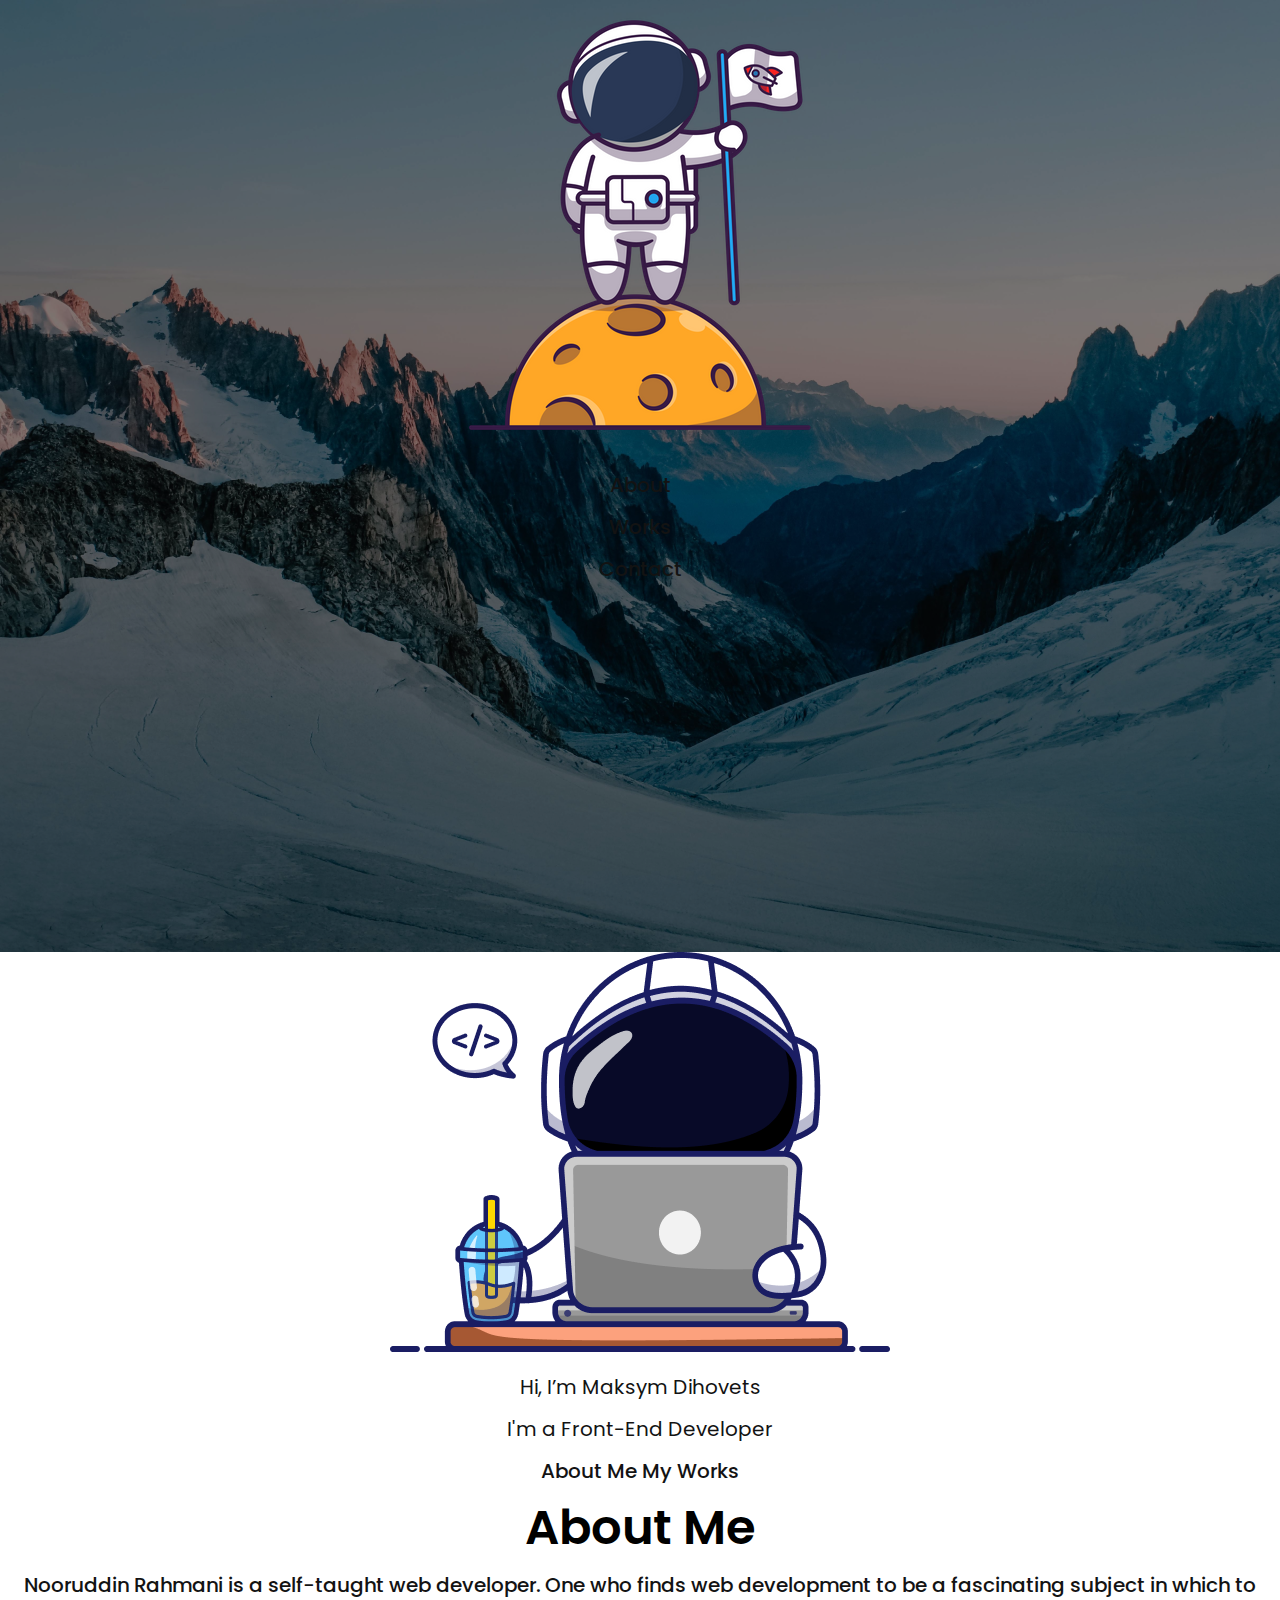
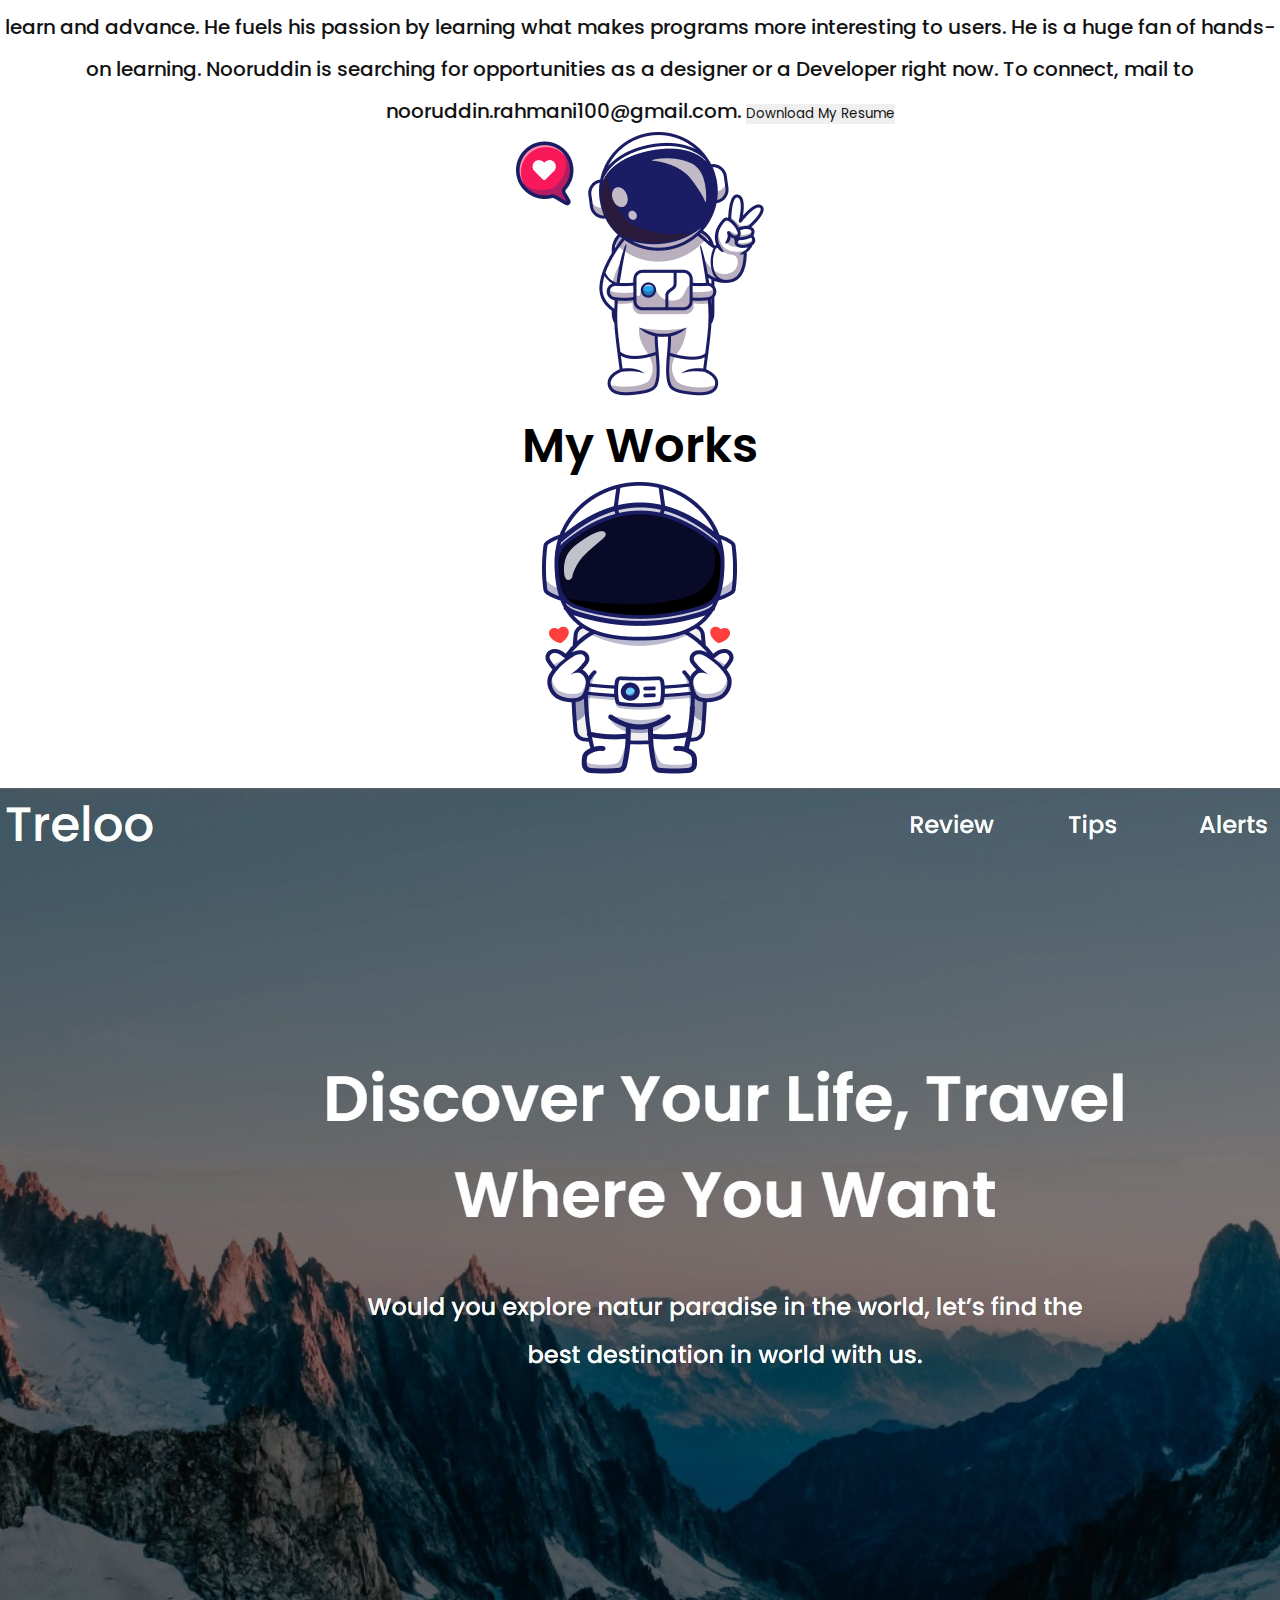
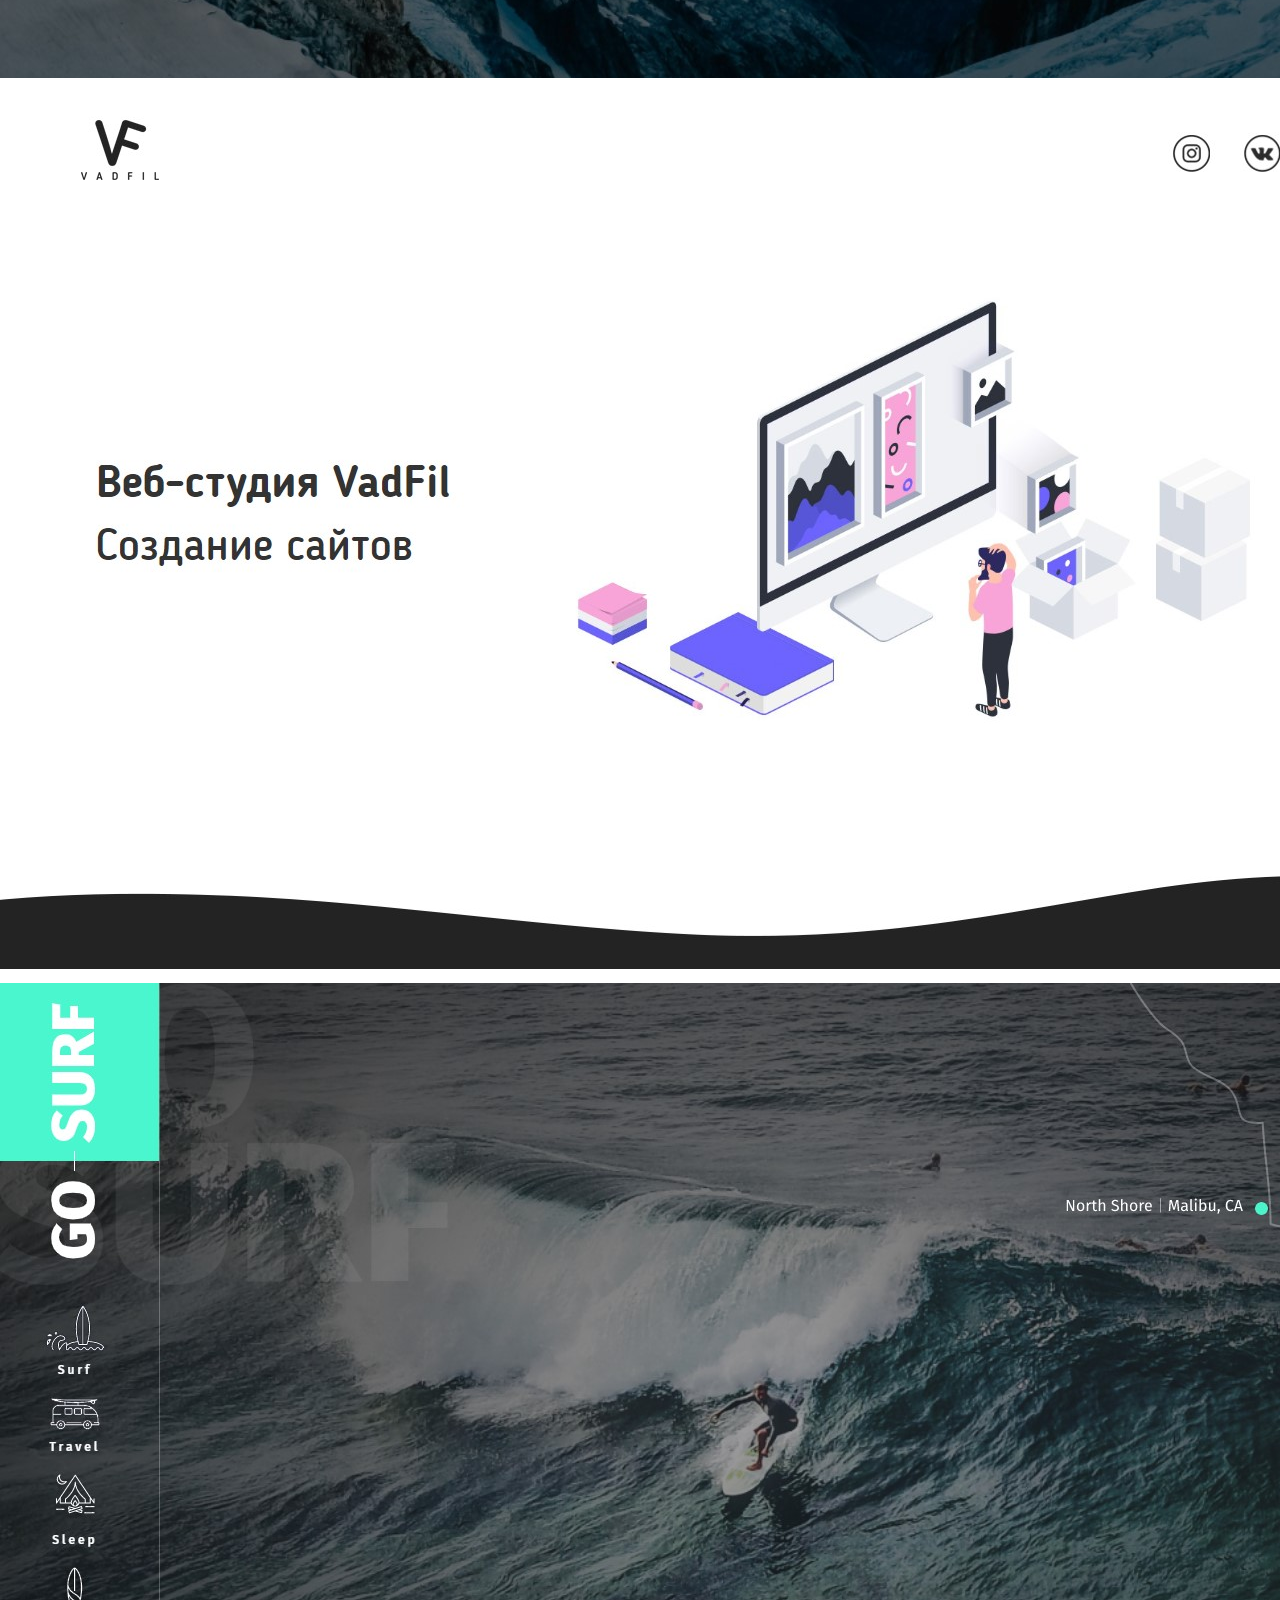
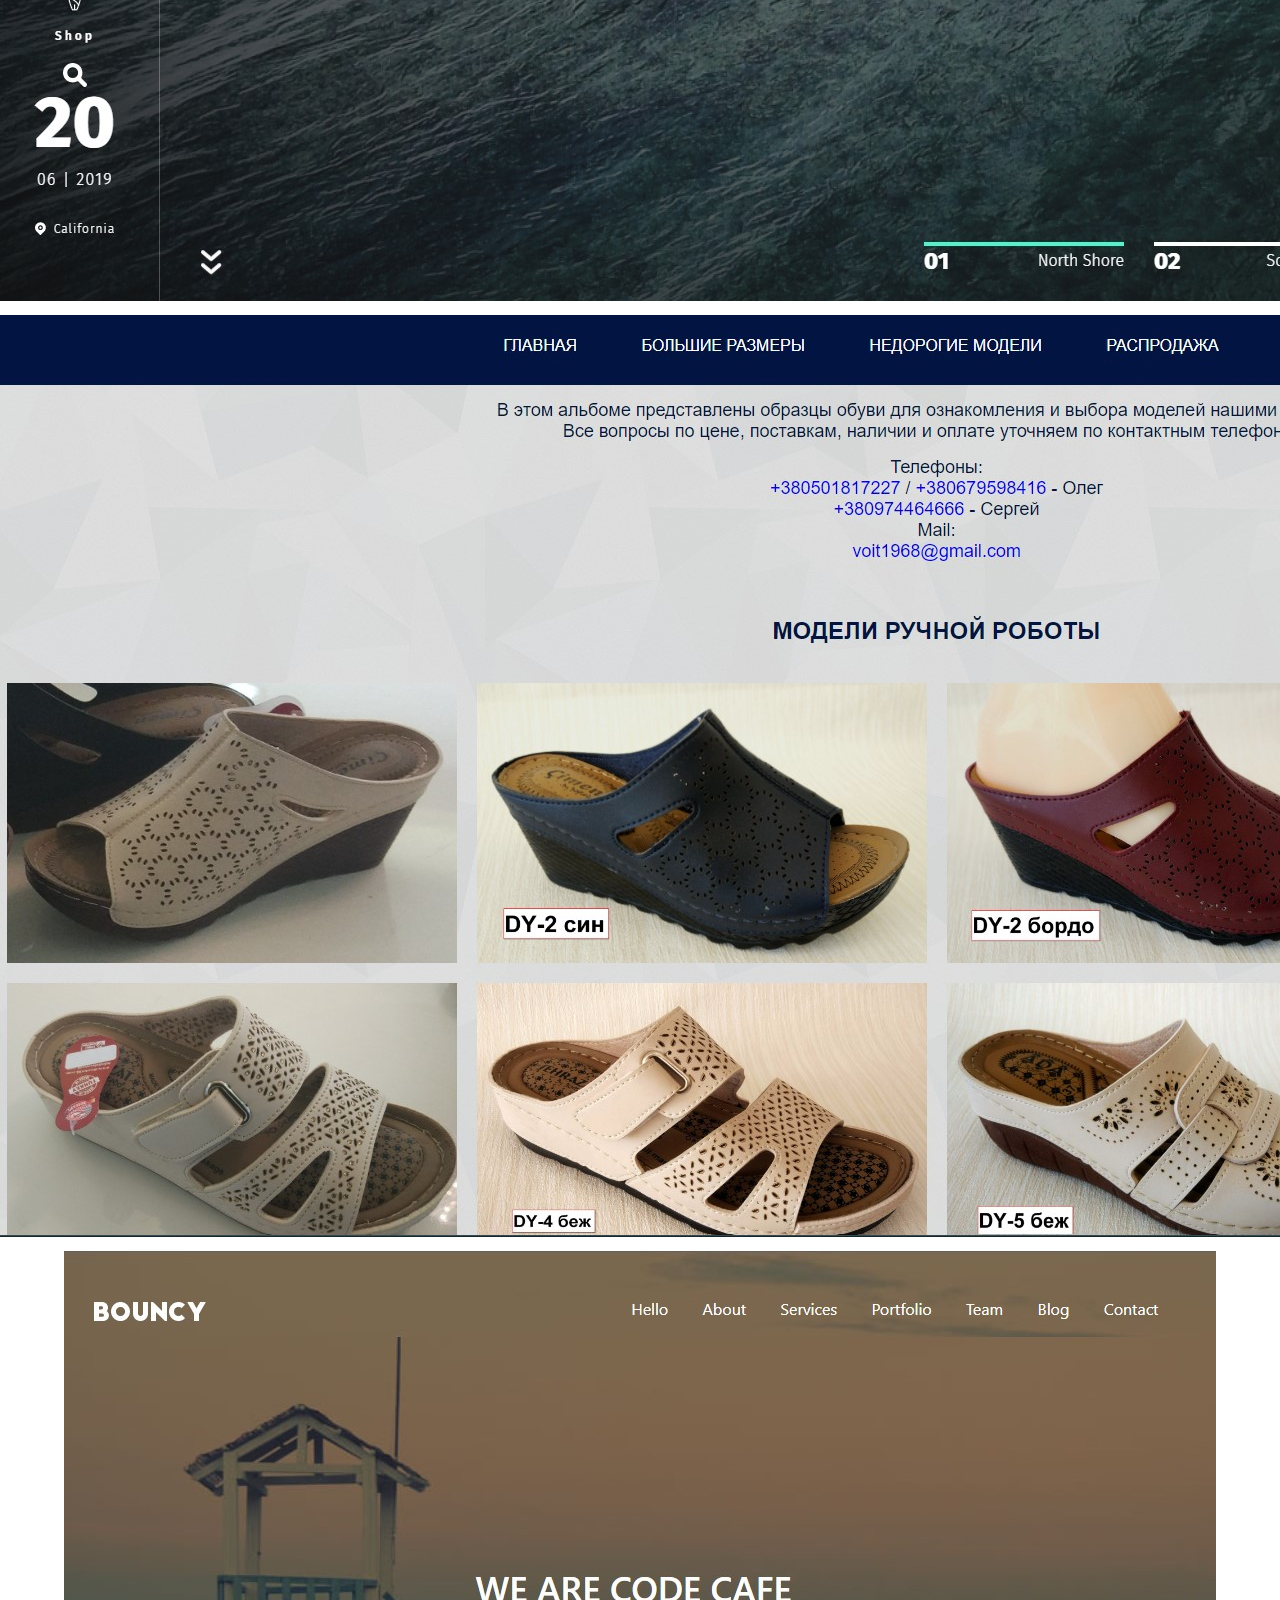
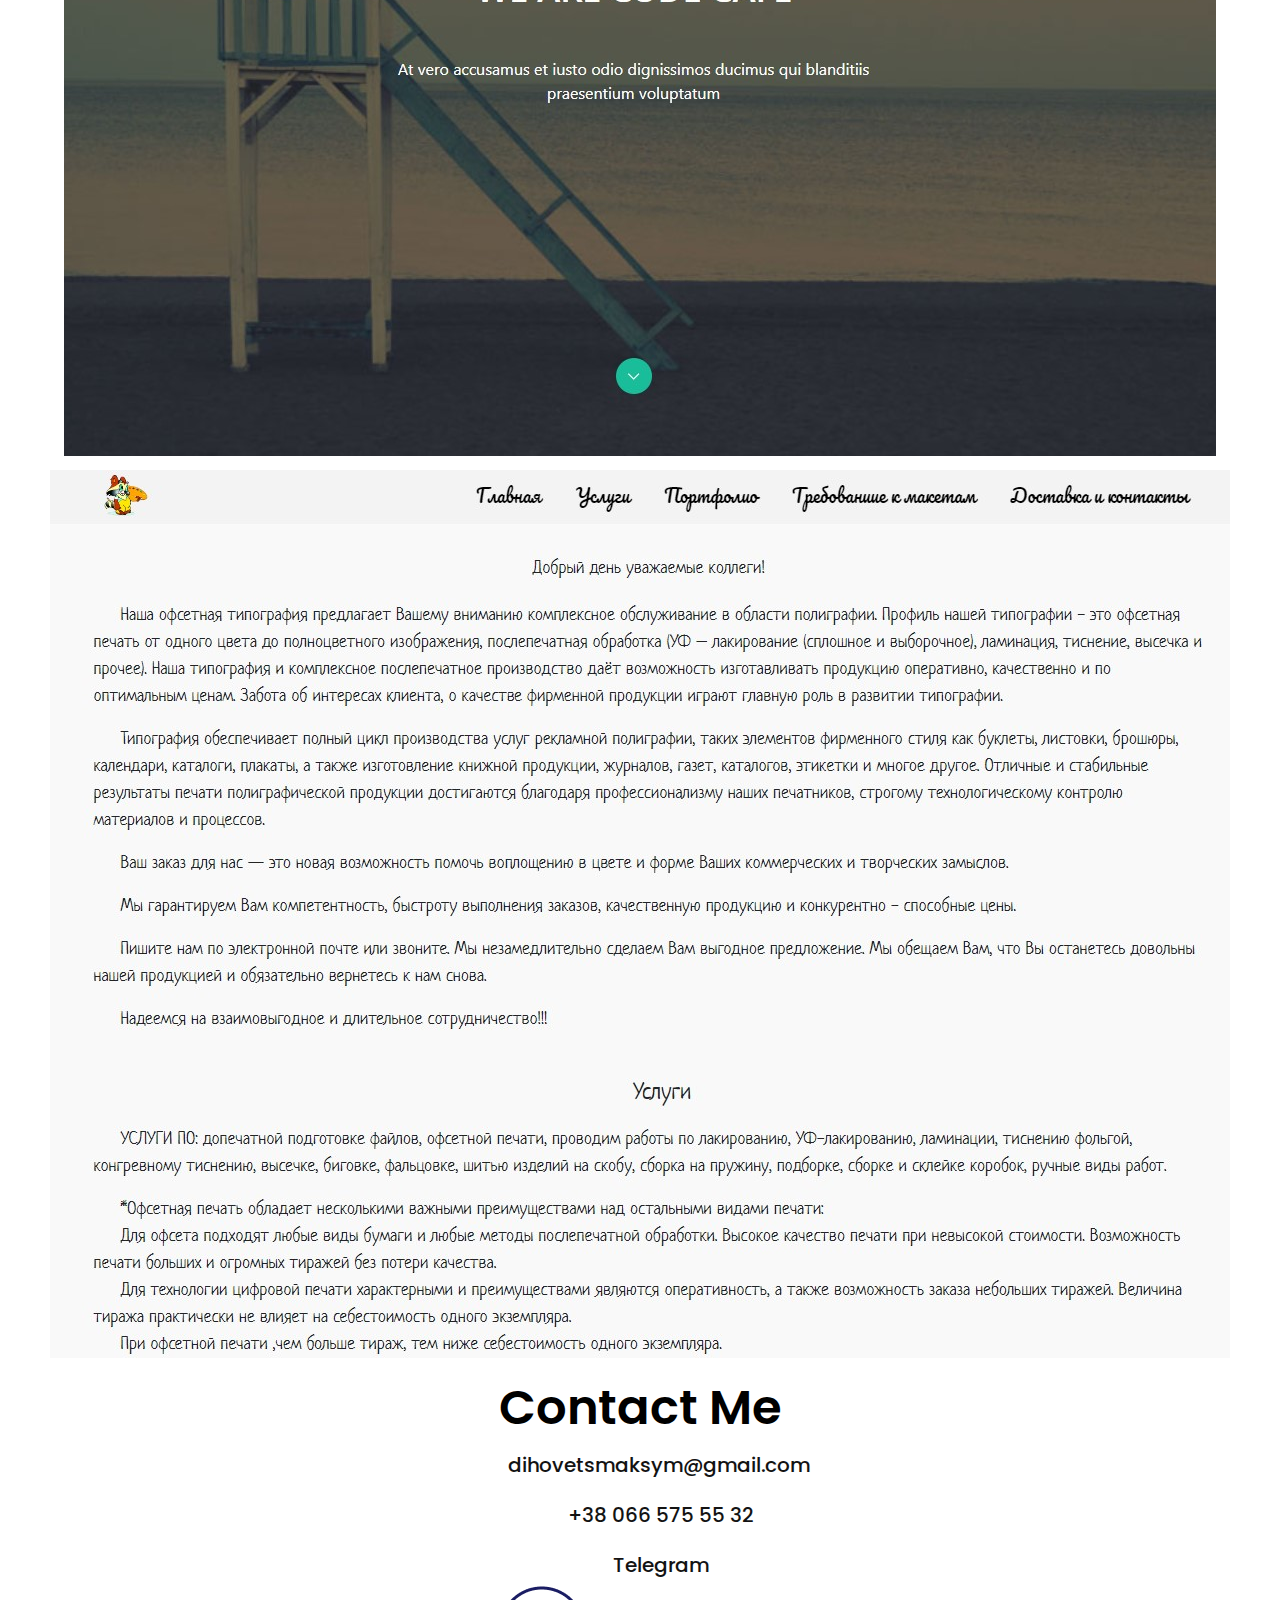
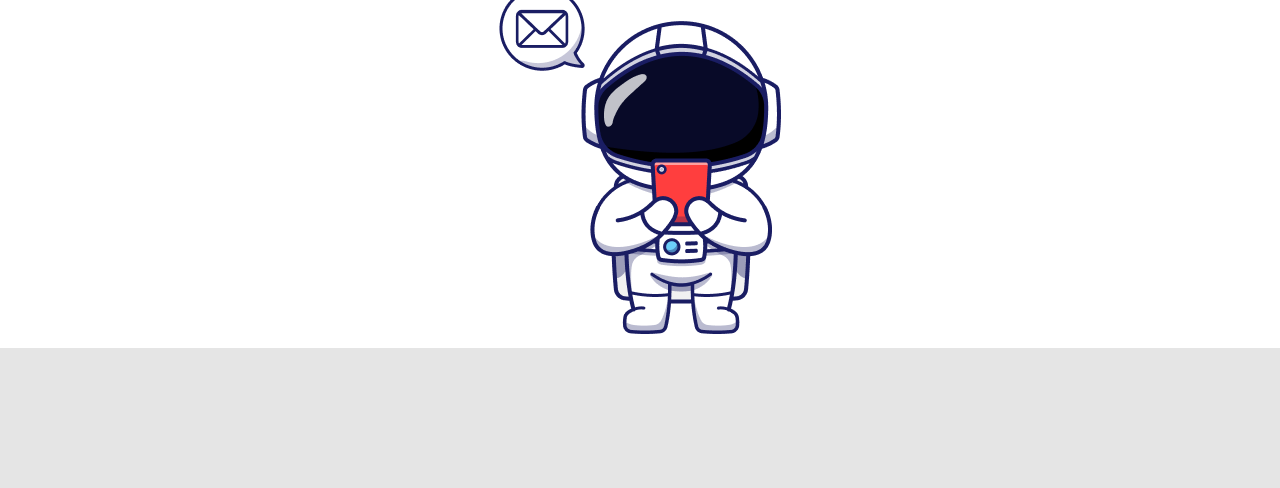
<file: index.html>
<!doctype html>
<html lang="en">
  <head>
  <meta charset="UTF-8">
  <meta http-equiv="X-UA-Compatible" content="IE=edge">
  <meta name="viewport" content="width=device-width,initial-scale=1">
  <link rel="stylesheet" href="css/style.min.css">
  <title>Portfolio</title>
</head>
  <body>
      <header class="header">
   <nav class="container menu" id="menu">
      <a class="logo" href="#"><img src="images/logo.webp" alt="logo"></a>
		<ul class="main-nav">
			<li><a class="main-nav__btn" href="#about">About</a></li>
			<li><a class="main-nav__btn" href="#works">Works</a></li>
			<li><a class="main-nav__btn" href="#contact">Contact</a></li>
		</ul>
	</nav>
</header>
      <section class="main">
	<div class="container">
		<div class="main__content">
			<!-- <a class="btn-pre">
				<img src="images/next.png" alt="image">
				Home
			</a> -->
			<img src="images/main-bg.png" alt="main-image">
			<!-- <a class="btn-next" href="about.html">
				<img src="images/next.png" alt="image">
				About Me
			</a> -->
		</div>
		<h1>Hi, I’m Maksym Dihovets</h1>
		<h3>I'm a Front-End Developer</h3>
		<div class="main__btn">
			<!-- <button type="button" class="btn main__btn-about" href="#about">About Me</button>
			<button type="button" class="btn main__btn-works" href="#works">My Works</button> -->
			<a class="btn main__btn-about" href="#about">About Me
			<a class="btn main__btn-works" href="#works">My Works</a>
		</a></div>
	</div>
</section>

      <section class="container about" id="about">
	<!-- <div class="container"> -->
		<div class="about__left">	
		<h2>About Me</h2>
		<span class="about__me">
			Nooruddin Rahmani is a self-taught web developer. One who finds web development to be a fascinating subject in which to learn and advance. He fuels his passion by learning what makes programs more interesting to users. He is a huge fan of hands-on learning.
			Nooruddin is searching for opportunities as a designer or a Developer right now. To connect, mail to nooruddin.rahmani100@gmail.com.
		</span>
		<button class="resume" type="button">Download My Resume</button>
		</div>
		<div class="about__right">
			<img src="images/astronaut.png" alt="image">
		</div>
	<!-- </div> -->
</section>
      <section class="container works" id="works">
	<div class="works__title">
		<h2>My Works</h2>
		<img src="images/astr-love.png" alt="image">
	</div>
	<div class="works__example">
		<a href="https://digovetsmaxim.github.io/travel_agency/" class="el works__example-1"><img src="images/travel_agency.jpg" alt="travel_agency-image"></a>
		<a href="https://digovetsmaxim.github.io/vadfil/" class="el works__example-2"><img src="images/vadfil.jpg" alt="vadfil-image"></a>
		<a href="https://digovetsmaxim.github.io/go_serf/" class="el works__example-3"><img src="images/go_serf.jpg" alt="go_sef-image"></a>
		<a href="https://digovetsmaxim.github.io/nazar/" class="el works__example-4"><img src="images/nazar.jpg" alt="nazar-image"></a>
		<a href="https://digovetsmaxim.github.io/bouncy/" class="el works__example-5"><img src="images/bouncy.jpg" alt="bouncy-image"></a>
		<a href="https://digovetsmaxim.github.io/typography/" class="el works__example-6"><img src="images/typography.jpg" alt="typography-image"></a>
	</div>
</section>
      <section class="container contact" id="contact">
	<div class="contact__me">
		<h2>Contact Me</h2>
		<div class="link contact__me-mail">
			<a href="mailto:dihovetsmaksym@gmail.com">
				<img src="images/mail.png" alt="image">
				dihovetsmaksym@gmail.com
			</a>
		</div>
		<div class="link contact__me-phone">
			<a href="tel:+380665755532">
				<img src="images/phone.png" alt="image">
				+38 066 575 55 32
			</a>
		</div>
		<div class="link contact__me-telegram">
			<a href="https://telegram.me/dihovets_maksym">
				<img src="images/telegram.png" alt="image">
				Telegram
			</a>
		</div>
	</div>
	<img class="astr-contact" src="images/astr-contact.png" alt="image">
</section>
      <footer class="footer">

</footer>
      
    <script src="js/app.min.js"></script>
  </body>
</html>
</file>
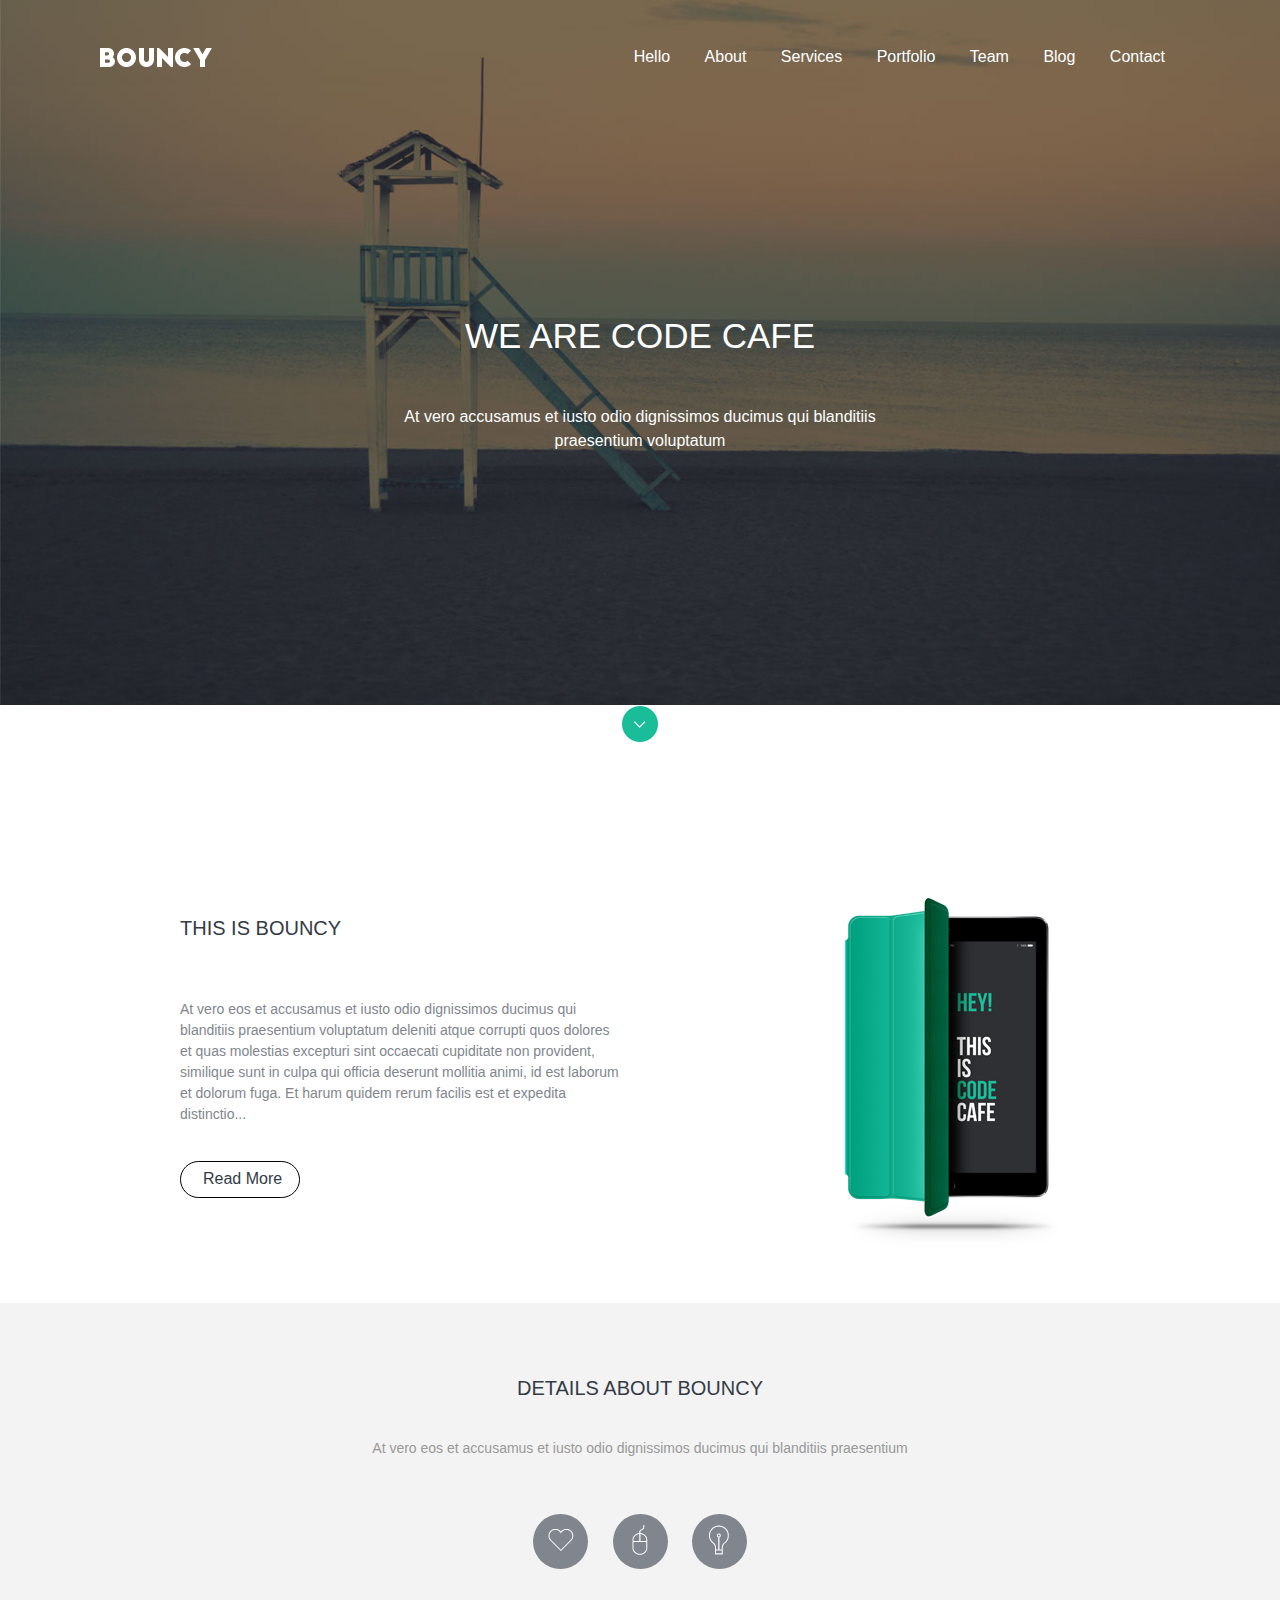
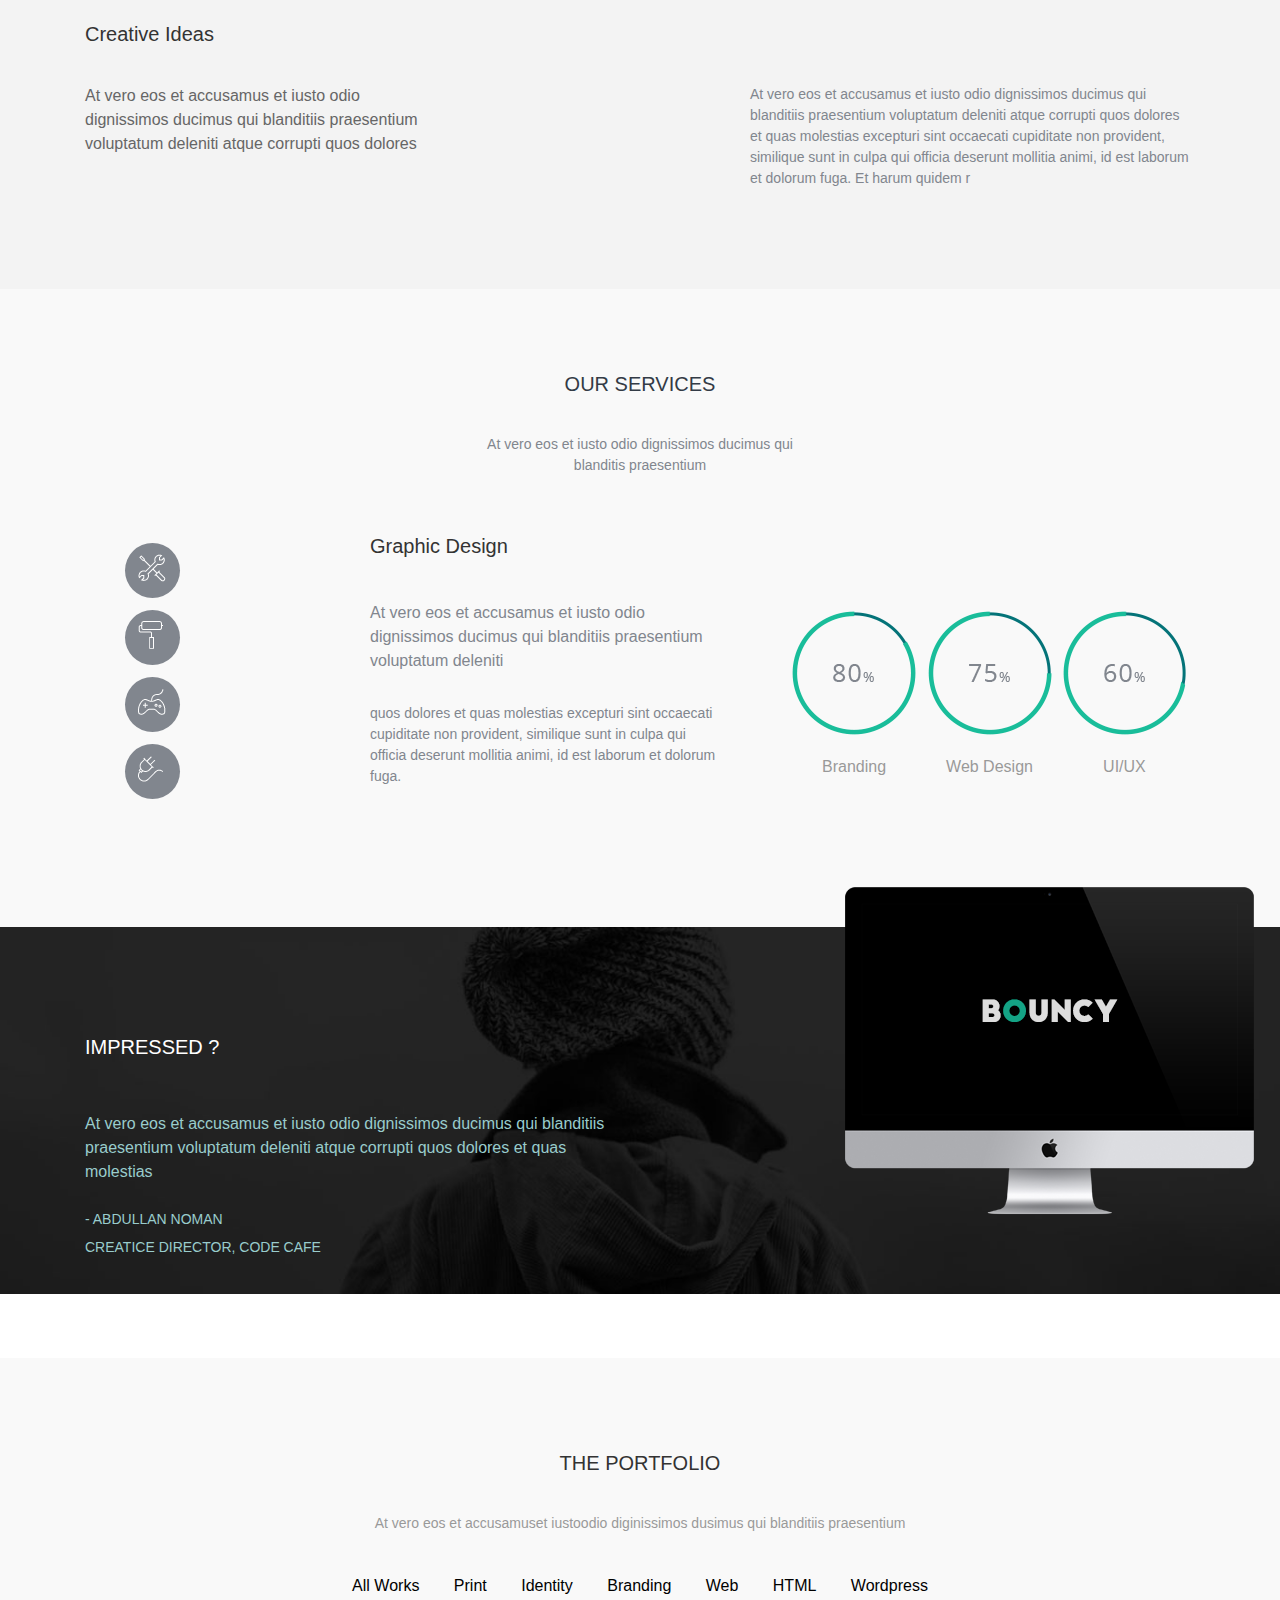
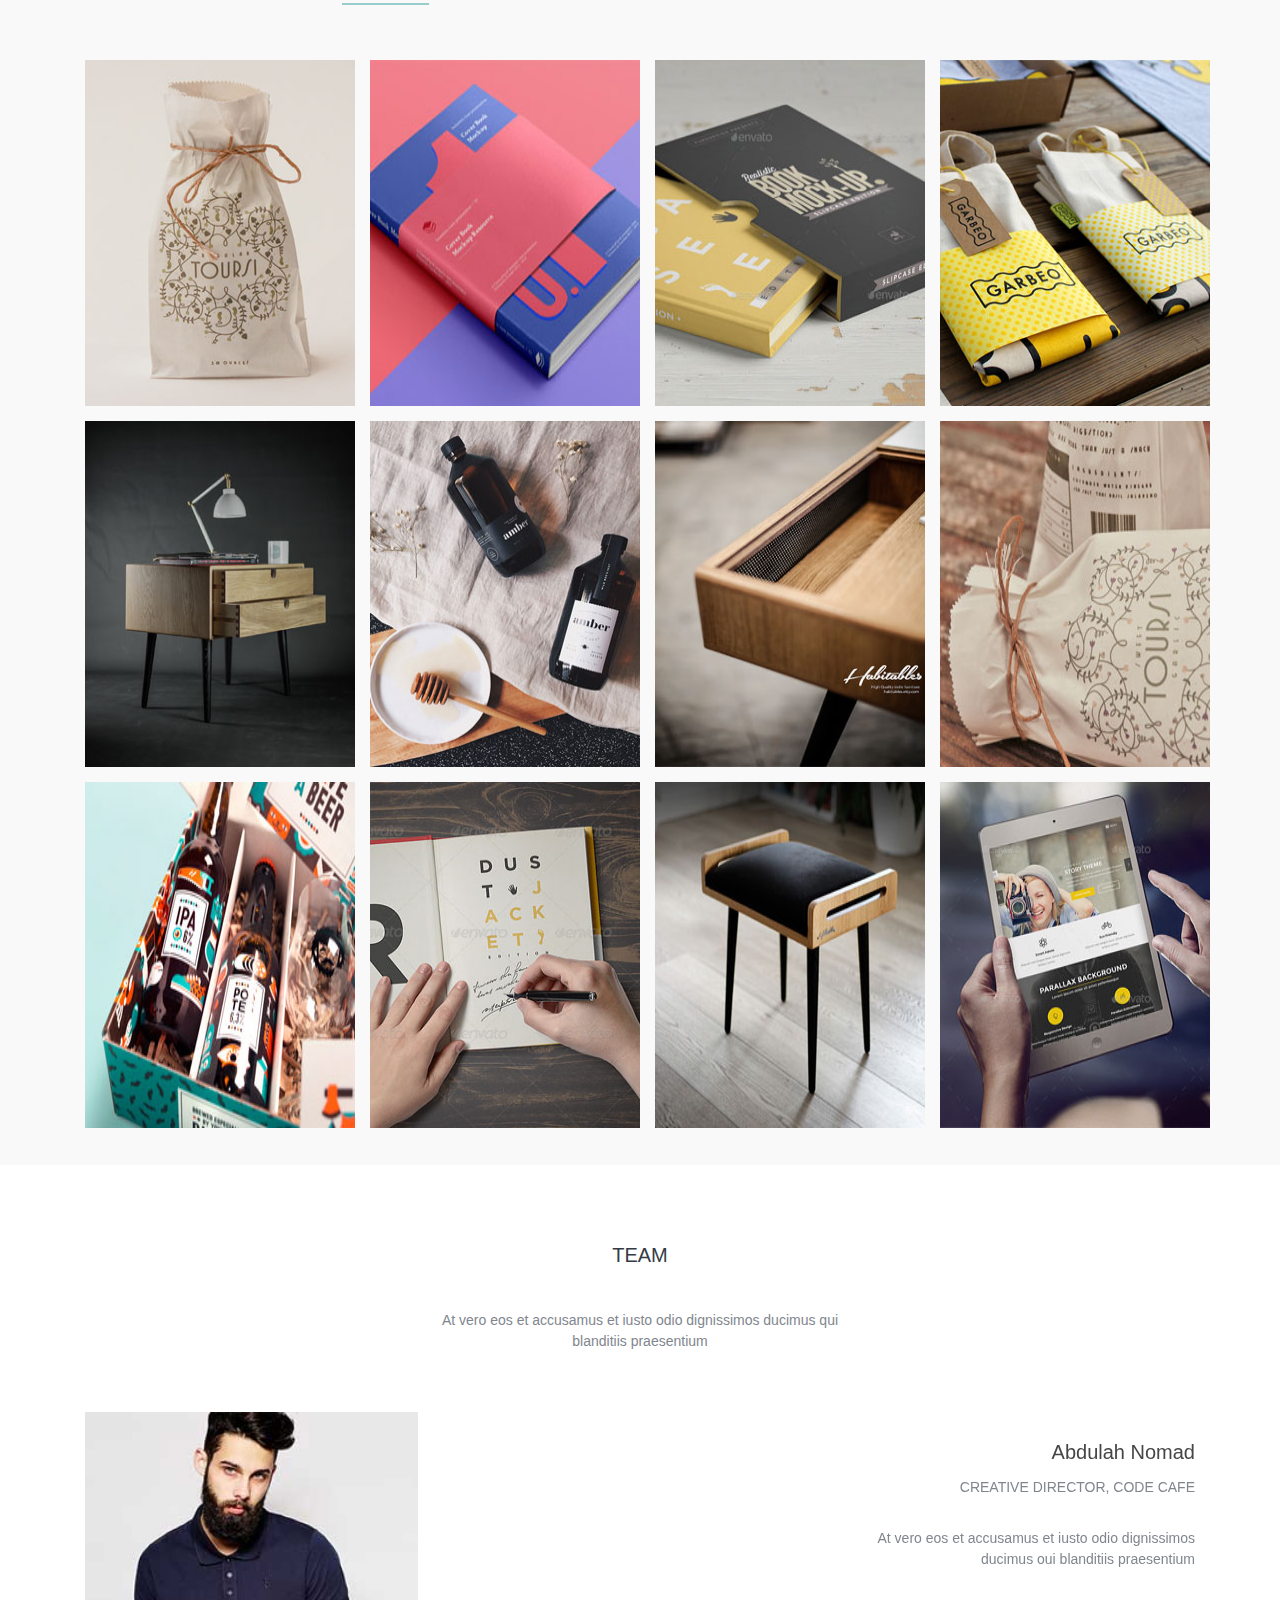
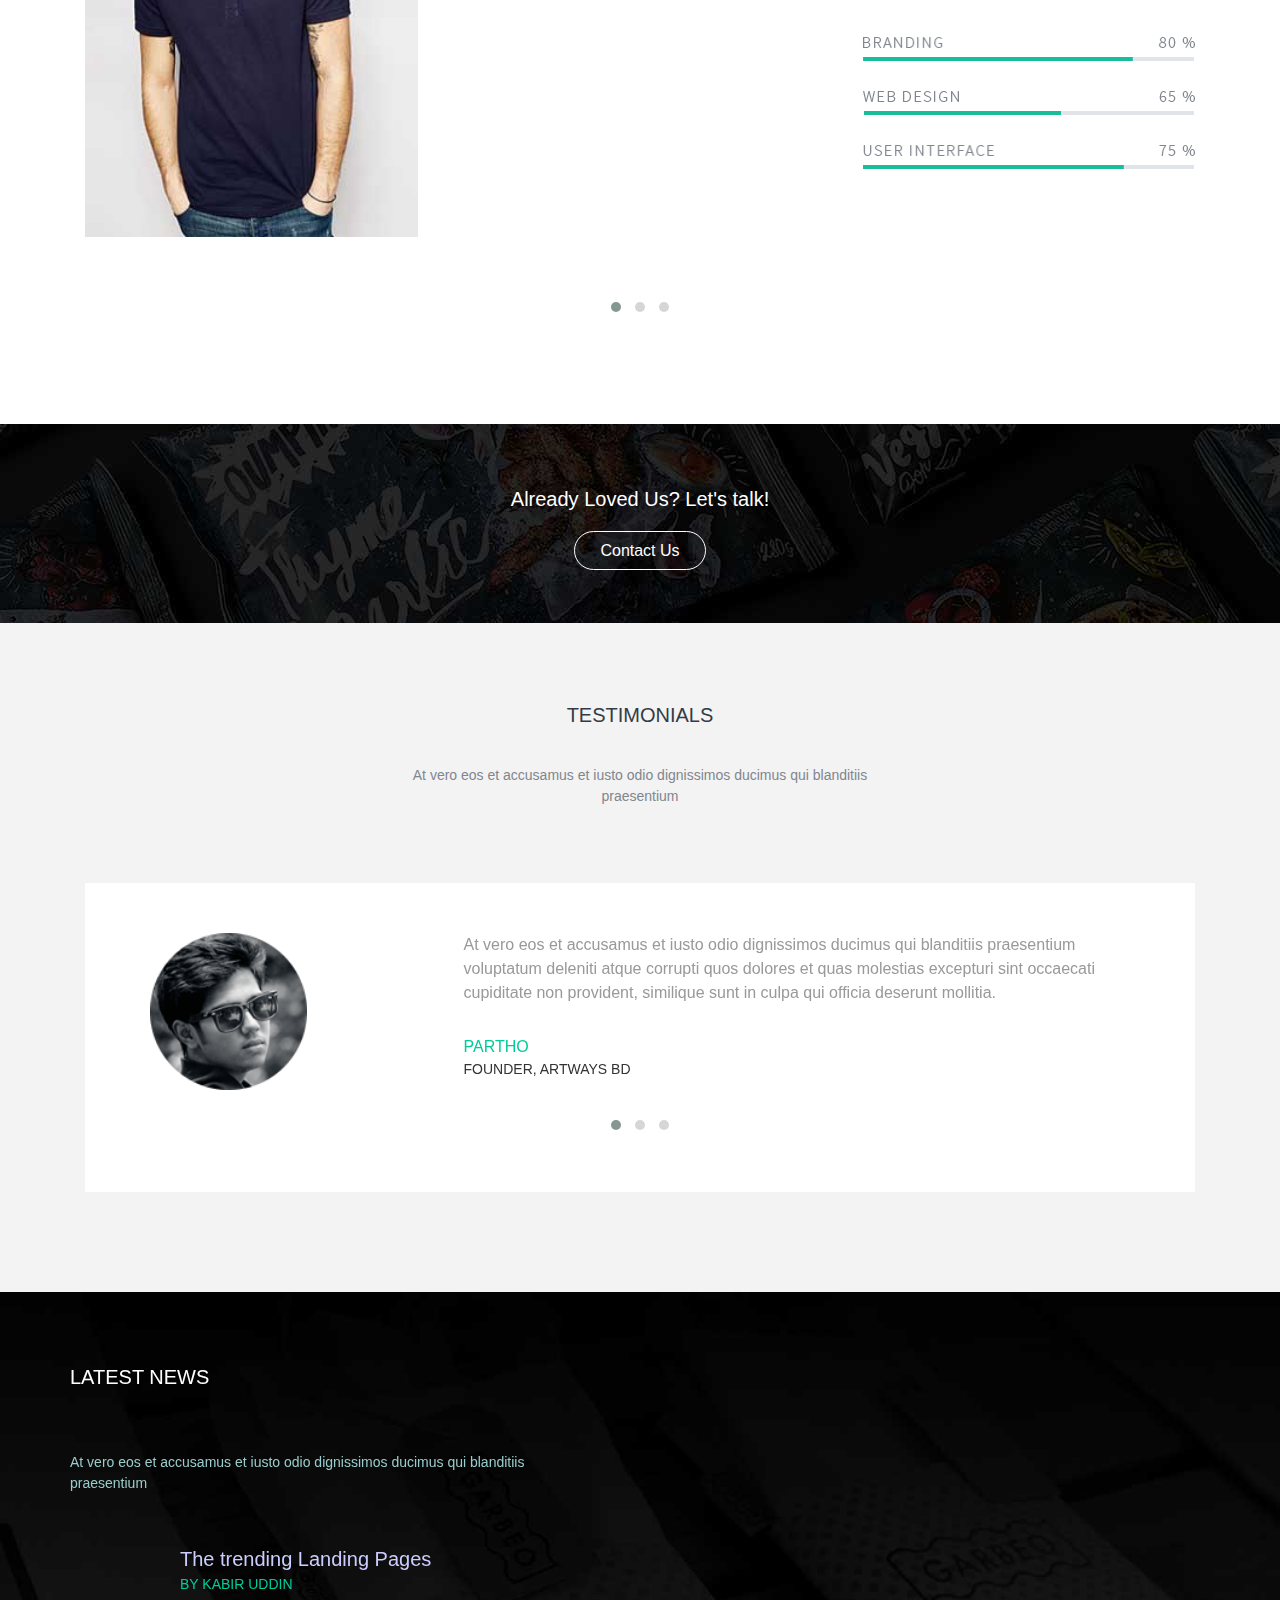
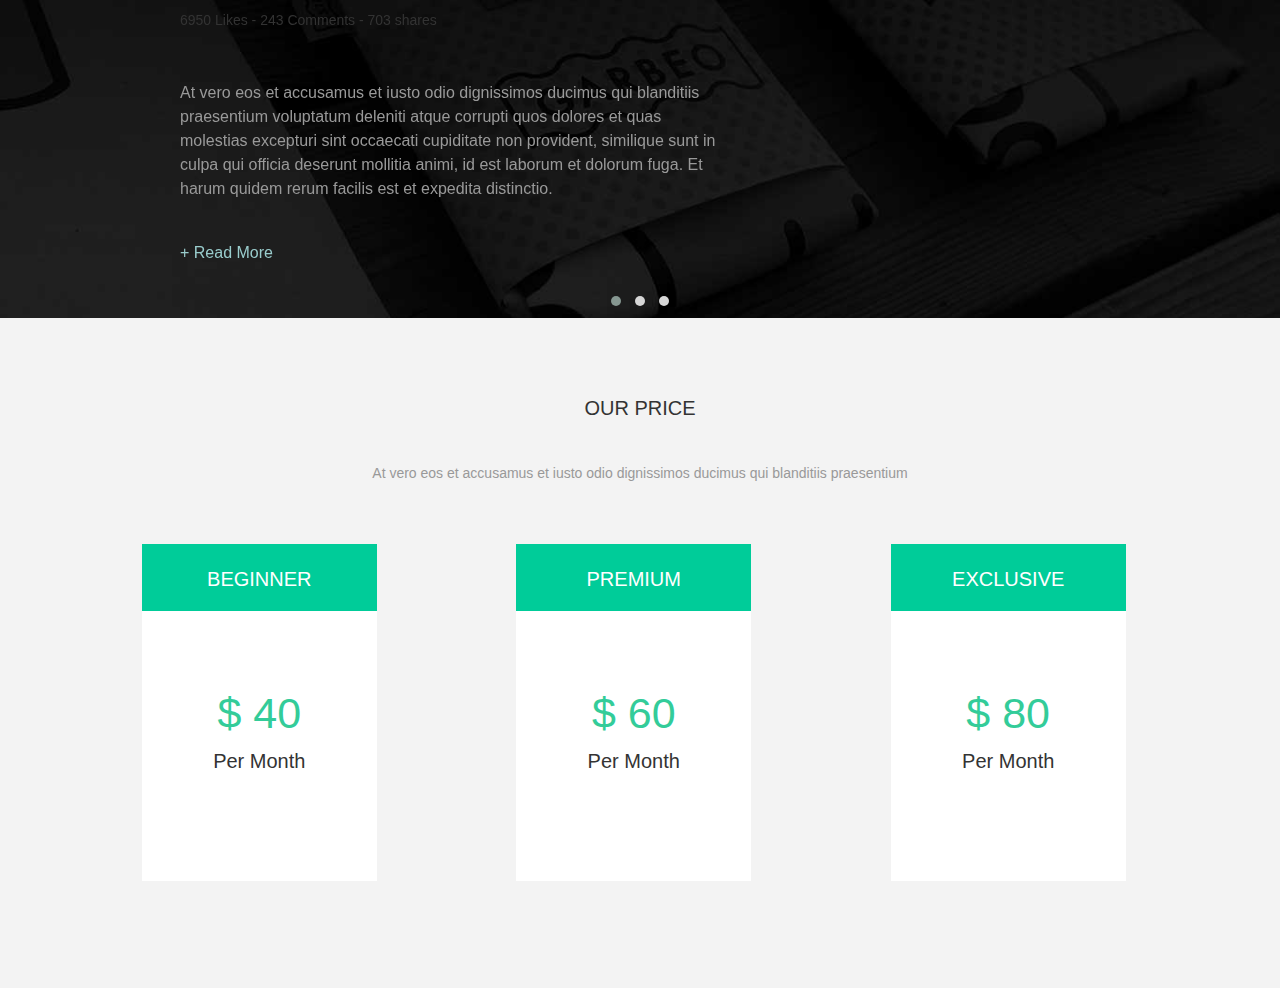
<file: files/bouncy/index.html>
<!DOCTYPE html>
<html lang="en">
<head>
	<meta charset="UTF-8">
	<meta name="viewport" content="width=device-width, initial-scale=1, shrink-to-fit=no">
	<title>BOUNCY</title>
	<link rel="stylesheet" href="https://stackpath.bootstrapcdn.com/bootstrap/4.3.1/css/bootstrap.min.css" integrity="sha384-ggOyR0iXCbMQv3Xipma34MD+dH/1fQ784/j6cY/iJTQUOhcWr7x9JvoRxT2MZw1T" crossorigin="anonymous">
	<link rel="stylesheet" href="css/owl.carousel.min.css">
	<link rel="stylesheet" href="css/owl.theme.default.min.css">
	<link rel="stylesheet" href="css/main.css">
	<link rel="stylesheet" href="css/media.css">
</head>
<body>


	<!-- 						HEADER						</!-->


	<header id="header">
		<div class="container">
			<div class="row">	
				<div class="col-md-12">	
					<div class="top_header">
						<div class="col-md-6">	
							<div class="logo">
								<a href="#">
									<img src="img/logo.png" alt="">
								</a>
							</div>
						</div>
						<div class="col-md-7 ml-auto">	
							<nav class="menu" id="menu">
								<ul>
									<li><a href="#hello">Hello</a></li>
									<li><a href="#about">About</a></li>
									<li><a href="#services">Services</a></li>
									<li><a href="#portfolio">Portfolio</a></li>
									<li><a href="#team">Team</a></li>
									<li><a href="#blog">Blog</a></li>
									<li><a href="#contact">Contact</a></li>
								</ul>
							</nav>
						</div>
					</div>
				</div>
			</div>
		</div>
	</header>


	<!--							WE							</!-->



	<section class="we">
		<div class="container">
			<div class="row">
				<div class="col-md-6 offset-md-3">	
					<h1 class="top_text">
						we are code cafe
					</h1>
					<p class="text">
						At vero accusamus et iusto odio dignissimos ducimus qui blanditiis praesentium voluptatum
					</p>
					<div class="btn" id="btn1">
						<img src="img/btn1.png" alt="">
					</div>
				</div>
			</div>
		</div>
	</section>


	<!-- 							BOUNCY				</!-->


	<section class="bouncy">
		<div class="container">
			<div class="row">
				<div class="col-md-5 offset-md-1">
					<p class="top_text">this is bouncy</p>
					<p class="text">
						At vero eos et accusamus et iusto odio dignissimos ducimus qui blanditiis praesentium voluptatum deleniti atque corrupti quos dolores et quas molestias excepturi sint occaecati cupiditate non provident, similique sunt in culpa qui officia deserunt mollitia animi, id est laborum et dolorum fuga. Et harum quidem rerum facilis est et expedita distinctio.<span id="dots">..</span><span id="more">Lorem ipsum dolor sit amet, consectetur adipisicing elit. Eaque facilis, atque reprehenderit rerum. Itaque, doloribus. Alias ut vero deleniti repellat excepturi a atque similique, pariatur rerum iste accusantium impedit ducimus!</span>
					</p>
					<div class="btn2" onclick="myFunction()" id="myBtn">Read More
					</div>
				</div>
				<div class="col-md-4 ml-auto">
					<img src="img/ipad.png" alt="">
				</div>
			</div>
		</div>
	</section>


	<!-- 						ABOUT						</!-->


	<section class="about">
		<div class="container">
			<div class="row">
				<div class="col-md-6 offset-md-3">
					<div class="top_text">details about bouncy</div>
					<div class="text">At vero eos et accusamus et iusto odio dignissimos ducimus qui blanditiis praesentium</div>	
					<div class="about_img" id="about_img">
						<a class="source source-1"><div class="circle"><img src="img/icon1.png" alt=""></div></a>
						<a class="source source-2"><div class="circle"><img src="img/icon2.png" alt=""></div></a>
						<a class="source source-3"><div class="circle"><img src="img/icon3.png" alt=""></div></a>
					</div>
				</div>
				<div class="col-md-4">
					<div class="target target-1">
						<div class="left_top_text">
							Creative Ideas
						</div>
						<div class="left_text">
							At vero eos et accusamus et iusto odio dignissimos ducimus qui blanditiis praesentium voluptatum deleniti atque corrupti quos dolores 
						</div>
					</div>
				</div>
				<div class="col-md-5 ml-auto">
					<div class="target target-1">
						<div class="right_text">
							At vero eos et accusamus et iusto odio dignissimos ducimus qui blanditiis praesentium voluptatum deleniti atque corrupti quos dolores et quas molestias excepturi sint occaecati cupiditate non provident, similique sunt in culpa qui officia deserunt mollitia animi, id est laborum et dolorum fuga. Et harum quidem r
						</div>
					</div>
				</div>
				<div class="col-md-4">
					<div class="target target-2">					
						<div class="left_top_text">
							Creative Ideas-2
						</div>
						<div class="left_text">
							Lorem ipsum dolor sit amet, consectetur adipisicing elit. Fuga a saepe eaque earum. Incidunt cumque, laboriosam ducimus animi id vitae eaque reprehenderit, soluta fugiat ad odit perferendis! Deleniti, dolor, distinctio.
						</div>
					</div>
				</div>
				<div class="col-md-5 ml-auto">
					<div class="target target-2">
						<div class="right_text">
							At vero eos et accusamus et iusto odio dignissimos ducimus qui blanditiis praesentium voluptatum deleniti atque corrupti quos dolores et quas molestias excepturi sint occaecati cupiditate non provident, similique sunt in culpa qui officia deserunt mollitia animi, id est laborum et dolorum fuga. Et harum quidem r
						</div>
					</div>
				</div>
				<div class="col-md-4">
					<div class="target target-3">
						<div class="left_top_text">
							Creative Ideas-3
						</div>
						<div class="left_text">
							At vero eos et accusamus et iusto odio dignissimos ducimus qui blanditiis praesentium voluptatum deleniti atque corrupti quos dolores 
						</div>
					</div>
				</div>
				<div class="col-md-5 ml-auto">
					<div class="target target-3">
						<div class="right_text">
							Lorem ipsum dolor sit amet, consectetur adipisicing elit. Ducimus eum, veritatis sit, sapiente animi obcaecati assumenda pariatur, mollitia provident fuga eos illum delectus alias tempore quos corporis odio accusamus eius.
						</div>
					</div>
				</div>
			</div>
		</div>
	</section>


	<!-- 						SERVICES						-->


	<section class="services">
		<div class="container">
			<div class="row">
				<div class="col-md-12">
					<div class="col-md-4 offset-md-4">
						<div class="top_text">our services</div>
						<div class="text">At vero eos et iusto odio dignissimos ducimus qui blanditis praesentium</div>
					</div>
				</div>
				<div class="col-md-1">
					<div class="services_img">
						<ul>
							<li><a><div class="circle"><img src="img/icon4.png" alt=""></div></a></li>
							<li><a><div class="circle"><img src="img/icon5.png" alt=""></div></a></li>
							<li><a><div class="circle"><img src="img/icon6.png" alt=""></div></a></li>
							<li><a><div class="circle"><img src="img/icon7.png" alt=""></div></a></li>
						</ul>
					</div>
				</div>
				<div class="col-md-4 ml-auto">

					<div class="top_text2">
						Graphic Design 
					</div>
					<div class="mid_text">
						At vero eos et accusamus et iusto odio dignissimos ducimus qui blanditiis praesentium voluptatum deleniti
					</div>
					<div class="text2">
						quos dolores et quas molestias excepturi sint occaecati cupiditate non provident, similique sunt in culpa qui officia deserunt mollitia animi, id est laborum et dolorum fuga. 
					</div>
				</div>
				
				<div class="col-md-5">
					
					<div class="picture">
						<ul>
							<li><img src="img/branding.png" alt="">
								<div class="text3">Branding</div>
							</li>
							<li><img src="img/web.png" alt="">
								<div class="text3">Web Design</div>
							</li>
							<li><img src="img/ui.png" alt="">
								<div class="text3">UI/UX</div>
							</li>
						</ul>
					</div>
				</div>



			</div>
		</div>
	</section>


	<!-- 							PC								-->


	<section class="pc">
		<div class="container">
			<div class="row">
				<div class="col-md-6">
					<div class="top_text">
						impressed ?
					</div>
					<div class="mid_text">
						At vero eos et accusamus et iusto odio dignissimos ducimus qui blanditiis praesentium voluptatum deleniti atque corrupti quos dolores et quas molestias
					</div>
					<div class="second_text">
						- abdullan noman
					</div>
					<div class="third_text">	
						creatice director, code cafe
					</div>
				</div>
				<div class="col-md-4 ml-auto">	
					<div class="photo_pc">
						<img src="img/pc.png" alt="">
					</div>
				</div>
			</div>
		</div>
	</section>


	<!-- 								PORTFOLIO				-->


	<section class="portfolio">
		<div class="container">
			<div class="top_text">
				the portfolio
			</div>
			<div class="text">
				At vero eos et accusamuset iustoodio diginissimos dusimus qui blanditiis praesentium
			</div>
			<div class="row my_wrapp">
				<div class="port_buttons col-md-12">
					<button data-filter="all">All Works</button>
					<button data-filter=".category-a">Print</button>
					<button data-filter=".category-b">Identity</button>
					<button data-filter=".category-c">Branding</button>
					<button data-filter=".category-d">Web</button>
					<button data-filter=".category-e">HTML</button>
					<button data-filter=".category-f">Wordpress</button>
				</div>
				
				<div class="col-md-3 col-sm-4 col-xs-6 mix category-a" data-order="1">
					<a href="#"><img src="img/p1.jpg" alt="">
						<div class="tools_description"><p class="top">title here</p> <span class="text">At vero eos et accusamus et iusto odio dignissimos ducimus qui blanditiis praesentium</span>
						</div>
					</a>
				</div>
				<div class="col-md-3 col-sm-4 col-xs-6 mix category-b" data-order="2">
					<a href="#"><img src="img/p2.jpg" alt="">
						<div class="tools_description"><p class="top">title here</p> <span class="text">At vero eos et accusamus et iusto odio dignissimos ducimus qui blanditiis praesentium</span>
						</div>
					</a>
				</div>
				<div class="col-md-3 col-sm-4 col-xs-6 mix category-c" data-order="3">
					<a href="#"><img src="img/p3.jpg" alt="">
						<div class="tools_description"><p class="top">title here</p> <span class="text">At vero eos et accusamus et iusto odio dignissimos ducimus qui blanditiis praesentium</span>
						</div>
					</a>
				</div>
				<div class="col-md-3 col-sm-4 col-xs-6 mix category-d" data-order="4">
					<a href="#"><img src="img/p4.jpg" alt="">
						<div class="tools_description"><p class="top">title here</p> <span class="text">At vero eos et accusamus et iusto odio dignissimos ducimus qui blanditiis praesentium</span>
						</div>
					</a>
				</div>
				<div class="col-md-3 col-sm-4 col-xs-6 mix category-e" data-order="5">
					<a href="#"><img src="img/p5.jpg" alt="">
						<div class="tools_description"><p class="top">title here</p> <span class="text">At vero eos et accusamus et iusto odio dignissimos ducimus qui blanditiis praesentium</span>
						</div>
					</a>
				</div>
				<div class="col-md-3 col-sm-4 col-xs-6 mix category-f" data-order="6">
					<a href="#"><img src="img/p6.jpg" alt="">
						<div class="tools_description"><p class="top">title here</p> <span class="text">At vero eos et accusamus et iusto odio dignissimos ducimus qui blanditiis praesentium</span>
						</div>
					</a>
				</div>
				<div class="col-md-3 col-sm-4 col-xs-6 mix category-a" data-order="7">
					<a href="#"><img src="img/p7.jpg" alt="">
						<div class="tools_description"><p class="top">title here</p> <span class="text">At vero eos et accusamus et iusto odio dignissimos ducimus qui blanditiis praesentium</span>
						</div>
					</a>
				</div>
				<div class="col-md-3 col-sm-4 col-xs-6 mix category-b" data-order="8">
					<a href="#"><img src="img/p8.jpg" alt="">
						<div class="tools_description"><p class="top">title here</p> <span class="text">At vero eos et accusamus et iusto odio dignissimos ducimus qui blanditiis praesentium</span>
						</div>
					</a>
				</div>
				<div class="col-md-3 col-sm-4 col-xs-6 mix category-c" data-order="9">
					<a href="#"><img src="img/p9.jpg" alt="">
						<div class="tools_description"><p class="top">title here</p> <span class="text">At vero eos et accusamus et iusto odio dignissimos ducimus qui blanditiis praesentium</span>
						</div>
					</a>
				</div>
				<div class="col-md-3 col-sm-4 col-xs-6 mix category-d" data-order="10">
					<a href="#"><img src="img/p10.jpg" alt="">
						<div class="tools_description"><p class="top">title here</p> <span class="text">At vero eos et accusamus et iusto odio dignissimos ducimus qui blanditiis praesentium</span>
						</div>
					</a>
				</div>
				<div class="col-md-3 col-sm-4 col-xs-6 mix category-e" data-order="11">
					<a href="#"><img src="img/p11.jpg" alt="">
						<div class="tools_description"><p class="top">title here</p> <span class="text">At vero eos et accusamus et iusto odio dignissimos ducimus qui blanditiis praesentium</span>
						</div>
					</a>
				</div>
				<div class="col-md-3 col-sm-4 col-xs-6 mix category-f" data-order="12">
					<a href="#"><img src="img/p12.jpg" alt="">
						<div class="tools_description"><p class="top">title here</p> <span class="text">At vero eos et accusamus et iusto odio dignissimos ducimus qui blanditiis praesentium</span>
						</div>
					</a>
				</div>
			</div>




<!--			
			<div class="my_wrapp grid" data-masonry='{ "itemSelector": ".grid-item", "columnWidth": 160 }'>

				
					<div class="port_buttons">
						<button data-filter="all">All Works</button>
						<button data-filter=".category-a">Print</button>
						<button data-filter=".category-b">Identity</button>
						<button data-filter=".category-c">Branding</button>
						<button data-filter=".category-d">Web</button>
						<button data-filter=".category-e">HTML</button>
						<button data-filter=".category-f">Wordpress</button>
					</div>
				



				<div class="grid-item grid-item--height13 col-md-3 col-sm-4 col-xs-6 mix category-a" data-order="1"><a href="#"><img src="img/p1.jpg" alt=""></a></div>
				<div class="grid-item grid-item--width2 mix category-b" data-order="2"><a href="#"><img src="img/p2.jpg" alt=""></a></div>
				<div class="grid-item grid-item--height3 mix category-c" data-order="3"><a href="#"><img src="img/p3.jpg" alt=""></a></div>
				<div class="grid-item grid-item--height4 mix category-d" data-order="4"><a href="#"><img src="img/p4.jpg" alt=""></a></div>
				<div class="grid-item grid-item--height5 mix category-e" data-order="5"><a href="#"><img src="img/p5.jpg" alt=""></a></div>
				<div class="grid-item grid-item--height6 mix category-f" data-order="6"><a href="#"><img src="img/p6.jpg" alt=""></a></div>
				<div class="grid-item grid-item--height7 mix category-d" data-order="7"><a href="#"><img src="img/p7.jpg" alt=""></a></div>
				<div class="grid-item grid-item--height8 mix category-e" data-order="8"><a href="#"><img src="img/p8.jpg" alt=""></a></div>
				<div class="grid-item grid-item--height9 mix category-f" data-order="9"><a href="#"><img src="img/p9.jpg" alt=""></a></div>
				<div class="grid-item grid-item--height10 mix category-a" data-order="10"><a href="#"><img src="img/p10.jpg" alt=""></a></div>
				<div class="grid-item grid-item--height11 mix category-b" data-order="11"><a href="#"><img src="img/p11.jpg" alt=""></a></div>
				<div class="grid-item grid-item--height12 mix category-c" data-order="12"><a href="#"><img src="img/p12.jpg" alt=""></a></div>
				
			-->


		</div>
	</section>



	<!-- 						TEAM 						-->

	<section class="team">
		<div class="container owl-theme">
			<div class="top_text">team</div>
			<div class="text">At vero eos et accusamus et iusto odio dignissimos ducimus qui<br> blanditiis praesentium</div>
			<div  id="owl-example" class="owl-carousel">
				<div class="item">
					<img src="img/team.jpg" alt="">
					<div class="text2">
						<div class="top_text2">Abdulah Nomad</div>
						<div class="middle_text">creative director, code cafe</div>
						<div class="bottom_text">At vero eos et accusamus et iusto odio dignissimos <p>ducimus oui blanditiis praesentium</p></div>
						<div class="skills">
							<ul>
								<li><img src="img/branding1.png" alt=""></li>
								<li><img src="img/web1.png" alt=""></li>
								<li><img src="img/user1.png" alt=""></li>
							</ul>
						</div>
					</div>
				</div>
				<div class="item">
					<img src="img/team.jpg" alt="">
					<div class="text2">
						<div class="top_text2">Abdulah Nomad</div>
						<div class="middle_text">creative director, code cafe</div>
						<div class="bottom_text">At vero eos et accusamus et iusto odio dignissimos <p>ducimus oui blanditiis praesentium</p></div>
						<div class="skills">
							<ul>
								<li><img src="img/branding1.png" alt=""></li>
								<li><img src="img/web1.png" alt=""></li>
								<li><img src="img/user1.png" alt=""></li>
							</ul>
						</div>
					</div>
				</div>
				<div class="item">
					<img src="img/team.jpg" alt="">
					<div class="text2">
						<div class="top_text2">Abdulah Nomad</div>
						<div class="middle_text">creative director, code cafe</div>
						<div class="bottom_text">At vero eos et accusamus et iusto odio dignissimos <p>ducimus oui blanditiis praesentium</p></div>
						<div class="skills">
							<ul>
								<li><img src="img/branding1.png" alt=""></li>
								<li><img src="img/web1.png" alt=""></li>
								<li><img src="img/user1.png" alt=""></li>
							</ul>
						</div>
					</div>
				</div>
			</div>

		</div>
	</section>


	<!-- 						CONTACTUS1						-->


	<section class="contactUs1">
		<div class="container">
			<div class="text">
				Already Loved Us? Let's talk!
			</div>
			<div class="btn3">
				<a href="#">Contact Us</a>
			</div>
		</div>
	</section>


	<!-- 						TESTIMONIALS				-->


	<section class="testimonials">
		<div class="container">
			<div class="top_text">
				testimonials
			</div>
			<div class="text">
				At vero eos et accusamus et iusto odio dignissimos ducimus qui blanditiis <p>praesentium</p>
			</div>
			<div class="owl-theme">
				<div  id="owl-example" class="owl-carousel">
					<div class="item">
						<img src="img/face.png" alt="">
						<div class="text2">
							<div class="top_text2">At vero eos et accusamus et iusto odio dignissimos ducimus qui blanditiis praesentium <br> voluptatum deleniti atque corrupti quos dolores et quas molestias excepturi sint occaecati <br> cupiditate non provident, similique sunt in culpa qui officia deserunt mollitia.</div>
							<div class="middle_text2">Partho</div>
							<div class="bottom_text2">founder, artways bd</div>
						</div>
					</div>
					<div class="item">
						<img src="img/face.png" alt="">
						<div class="text2">
							<div class="top_text2">At vero eos et accusamus et iusto odio dignissimos ducimus qui blanditiis praesentium <br> voluptatum deleniti atque corrupti quos dolores et quas molestias excepturi sint occaecati <br> cupiditate non provident, similique sunt in culpa qui officia deserunt mollitia.</div>
							<div class="middle_text2">Partho</div>
							<div class="bottom_text2">founder, artways bd</div>
						</div>
					</div>
					<div class="item">
						<img src="img/face.png" alt="">
						<div class="text2">
							<div class="top_text2">At vero eos et accusamus et iusto odio dignissimos ducimus qui blanditiis praesentium <br> voluptatum deleniti atque corrupti quos dolores et quas molestias excepturi sint occaecati <br> cupiditate non provident, similique sunt in culpa qui officia deserunt mollitia.</div>
							<div class="middle_text2">Partho</div>
							<div class="bottom_text2">founder, artways bd</div>
						</div>
					</div>
				</div>
			</div>
		</div>
	</section>


	<!-- 						NEWS						-->


	<section class="news">
		<div class="container owl-theme">
			<div class="row">
				<div  id="owl-example" class="owl-carousel">
					<div class="item">
						<div class="top_text1">latest news</div>
						<div class="text1 col-md-5">At vero eos et accusamus et iusto odio dignissimos ducimus qui blanditiis praesentium</div>
						<div class="col-md-6 offset-md-1">
							<div class="top_text2">The trending Landing Pages</div>
							<div class="middle_text1">by kabir uddin</div>
							<div class="middle_text2">6950 Likes - 243 Comments - 703 shares</div>
							<div class="text2">
								<p  class="more">At vero eos et accusamus et iusto odio dignissimos ducimus qui blanditiis praesentium voluptatum deleniti atque corrupti quos dolores et quas molestias excepturi sint occaecati cupiditate non provident, similique sunt in culpa qui officia deserunt mollitia animi, id est laborum et dolorum fuga. Et harum quidem rerum facilis est et expedita distinctio.<br/>Lorem ipsum dolor sit amet, consectetur adipisicing elit. Nihil incidunt vitae numquam impedit, consequuntur voluptates sequi iusto quis ducimus hic accusantium possimus dolorem fugiat, dolorum facere atque! Sit, quod, harum? Lorem ipsum dolor sit amet, consectetur adipisicing elit. Tenetur perferendis optio voluptatibus minus iusto consequuntur quia distinctio accusantium ex aliquam sunt.</p>
							</div>
						</div>
					</div>
					<div class="item">
						<div class="top_text1">latest news</div>
						<div class="text1 col-md-5">At vero eos et accusamus et iusto odio dignissimos ducimus qui blanditiis praesentium</div>
						<div class="col-md-6 offset-md-1">
							<div class="top_text2">The trending Landing Pages</div>
							<div class="middle_text1">by kabir uddin</div>
							<div class="middle_text2">6950 Likes - 243 Comments - 703 shares</div>
							<div class="text2">
								<p  class="more">At vero eos et accusamus et iusto odio dignissimos ducimus qui blanditiis praesentium voluptatum deleniti atque corrupti quos dolores et quas molestias excepturi sint occaecati cupiditate non provident, similique sunt in culpa qui officia deserunt mollitia animi, id est laborum et dolorum fuga. Et harum quidem rerum facilis est et expedita distinctio.<br/>Lorem ipsum dolor sit amet, consectetur adipisicing elit. Nihil incidunt vitae numquam impedit, consequuntur voluptates sequi iusto quis ducimus hic accusantium possimus dolorem fugiat, dolorum facere atque! Sit, quod, harum? Lorem ipsum dolor sit amet, consectetur adipisicing elit. Tenetur perferendis optio voluptatibus minus iusto consequuntur quia distinctio accusantium ex aliquam sunt.</p>
							</div>
						</div>
					</div>
					<div class="item">
						<div class="top_text1">latest news</div>
						<div class="text1 col-md-5">At vero eos et accusamus et iusto odio dignissimos ducimus qui blanditiis praesentium</div>
						<div class="col-md-6 offset-md-1">
							<div class="top_text2">The trending Landing Pages</div>
							<div class="middle_text1">by kabir uddin</div>
							<div class="middle_text2">6950 Likes - 243 Comments - 703 shares</div>
							<div class="text2">
								<p  class="more">At vero eos et accusamus et iusto odio dignissimos ducimus qui blanditiis praesentium voluptatum deleniti atque corrupti quos dolores et quas molestias excepturi sint occaecati cupiditate non provident, similique sunt in culpa qui officia deserunt mollitia animi, id est laborum et dolorum fuga. Et harum quidem rerum facilis est et expedita distinctio.<br/>Lorem ipsum dolor sit amet, consectetur adipisicing elit. Nihil incidunt vitae numquam impedit, consequuntur voluptates sequi iusto quis ducimus hic accusantium possimus dolorem fugiat, dolorum facere atque! Sit, quod, harum? Lorem ipsum dolor sit amet, consectetur adipisicing elit. Tenetur perferendis optio voluptatibus minus iusto consequuntur quia distinctio accusantium ex aliquam sunt.</p>
							</div>
						</div>
					</div>
				</div>
			</div>			
		</div>
	</section>


	<!-- 							price					-->


	<section class="price">
		<div class="container">
			<div class="row">
				<div class="col-md-12">
					<div class="top_text">our price</div>
					<div class="text">At vero eos et accusamus et iusto odio dignissimos ducimus qui blanditiis praesentium</div>
					<div class="tools tools1 col-md-3">
						<div class="text1">
							beginner
						</div>
						<div class="text_2_3">
							<div class="text2">$ 40</div>
							<div class="text3">Per Month</div>
						</div>
						<div class="tools_1">
							<div class="text4">
								Full Branding<br>
								Project Management<br>
								Unlimited Revisions<br>
								24/7 h Service<br>
								Free Domain<br>
								Free Hosting
							</div>
							<div class="text5">
								<a href="#">
									Let's Start >
								</a>
							</div>
						</div>
					</div>
					<div class="tools tools2 col-md-3 offset-md-1">
						<div class="text1">
							premium
						</div>
						<div class="text_2_3">
							<div class="text2">$ 60</div>
							<div class="text3">Per Month</div>
						</div>
						<div class="tools_1">
							<div class="text4">
								Full Branding<br>
								Project Management<br>
								Unlimited Revisions<br>
								24/7 h Service<br>
								Free Domain<br>
								Free Hosting
							</div>
							<div class="text5">
								<a href="#">Let's Start ></a>
							</div>
						</div>
					</div>
					<div class="tools tools3 col-md-3 offset-md-1">
						<div class="text1">
							exclusive
						</div>
						<div class="text_2_3">
							<div class="text2">$ 80</div>
							<div class="text3">Per Month</div>
						</div>
						<div class="tools_1">
							<div class="text4">
								Full Branding<br>
								Project Management<br>
								Unlimited Revisions<br>
								24/7 h Service<br>
								Free Domain<br>
								Free Hosting
							</div>
							<div class="text5">
								<a href="#">Let's Start ></a>
							</div>
						</div>
					</div>
				</div>
			</div>
		</div>
	</section>


	<!-- 							contact 				-->

	<!-- <section class="contact">
		<div class="container">
			<div class="row">
				<div class="col-md-12">
					<div class="top_text">contact us</div>
					<div class="text">
						At vero eos et accusamus et iusto odio dignissimos ducimus qui blanditiis praesentium
					</div>
					<div class="items">
						<div class="col-md-3 offset-md-1">
							<div class="item1">
								<img src="img/mail.jpg" alt="">
								<div class="text1">email</div>
								<div class="text2">hello@codecafe.com
								</div>
								<div class="text2">Personal@codecafe.com</div>
							</div>
						</div>
					</div>
				</div>
			</div>
		</div>
	</section> -->


	<!-- 					footer 						-->



	<script src="https://code.jquery.com/jquery-3.3.1.slim.min.js" integrity="sha384-q8i/X+965DzO0rT7abK41JStQIAqVgRVzpbzo5smXKp4YfRvH+8abtTE1Pi6jizo" crossorigin="anonymous"></script>

	<script src="js/owl.carousel.min.js"></script>

	<script src="js/libs.min.js"></script>
	<script src="libs/mixitup/dist/mixitup.min.js"></script>
	<script src="js/main.js"></script>
</body>
</html>
</file>
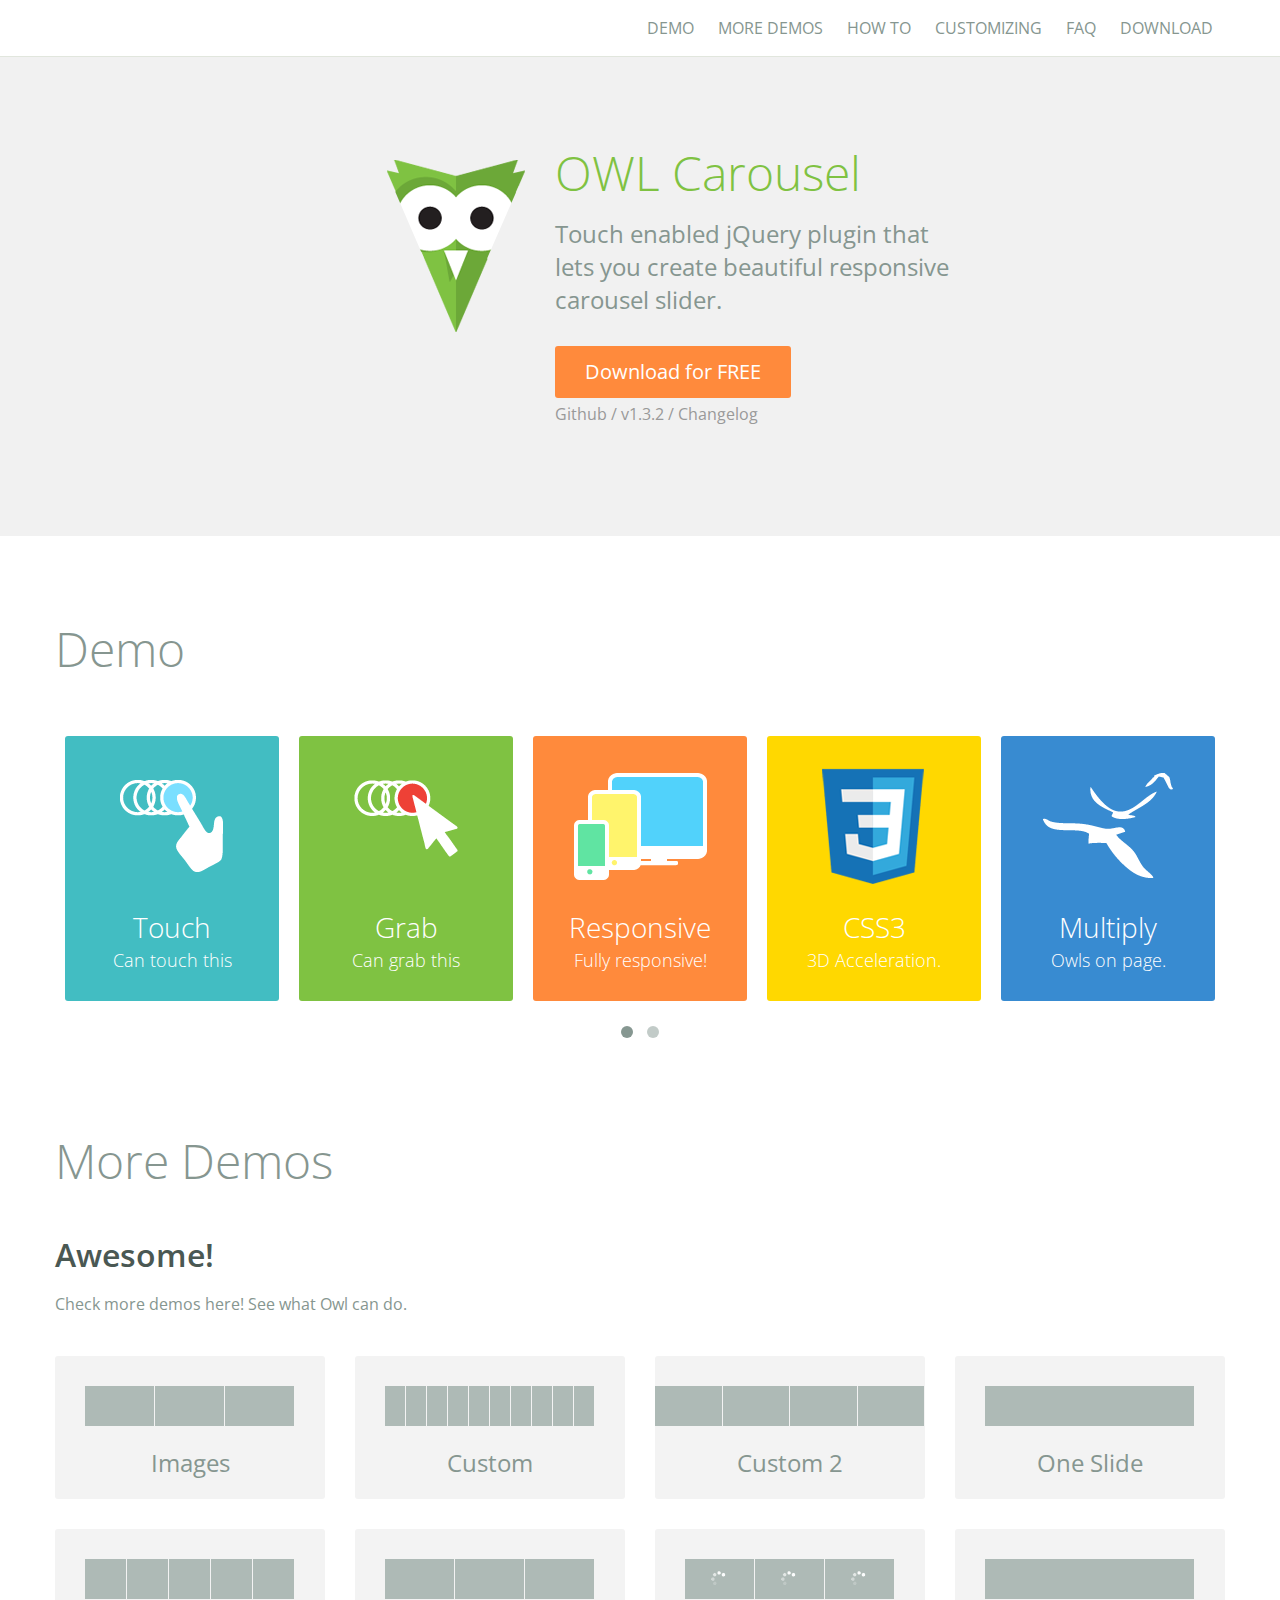
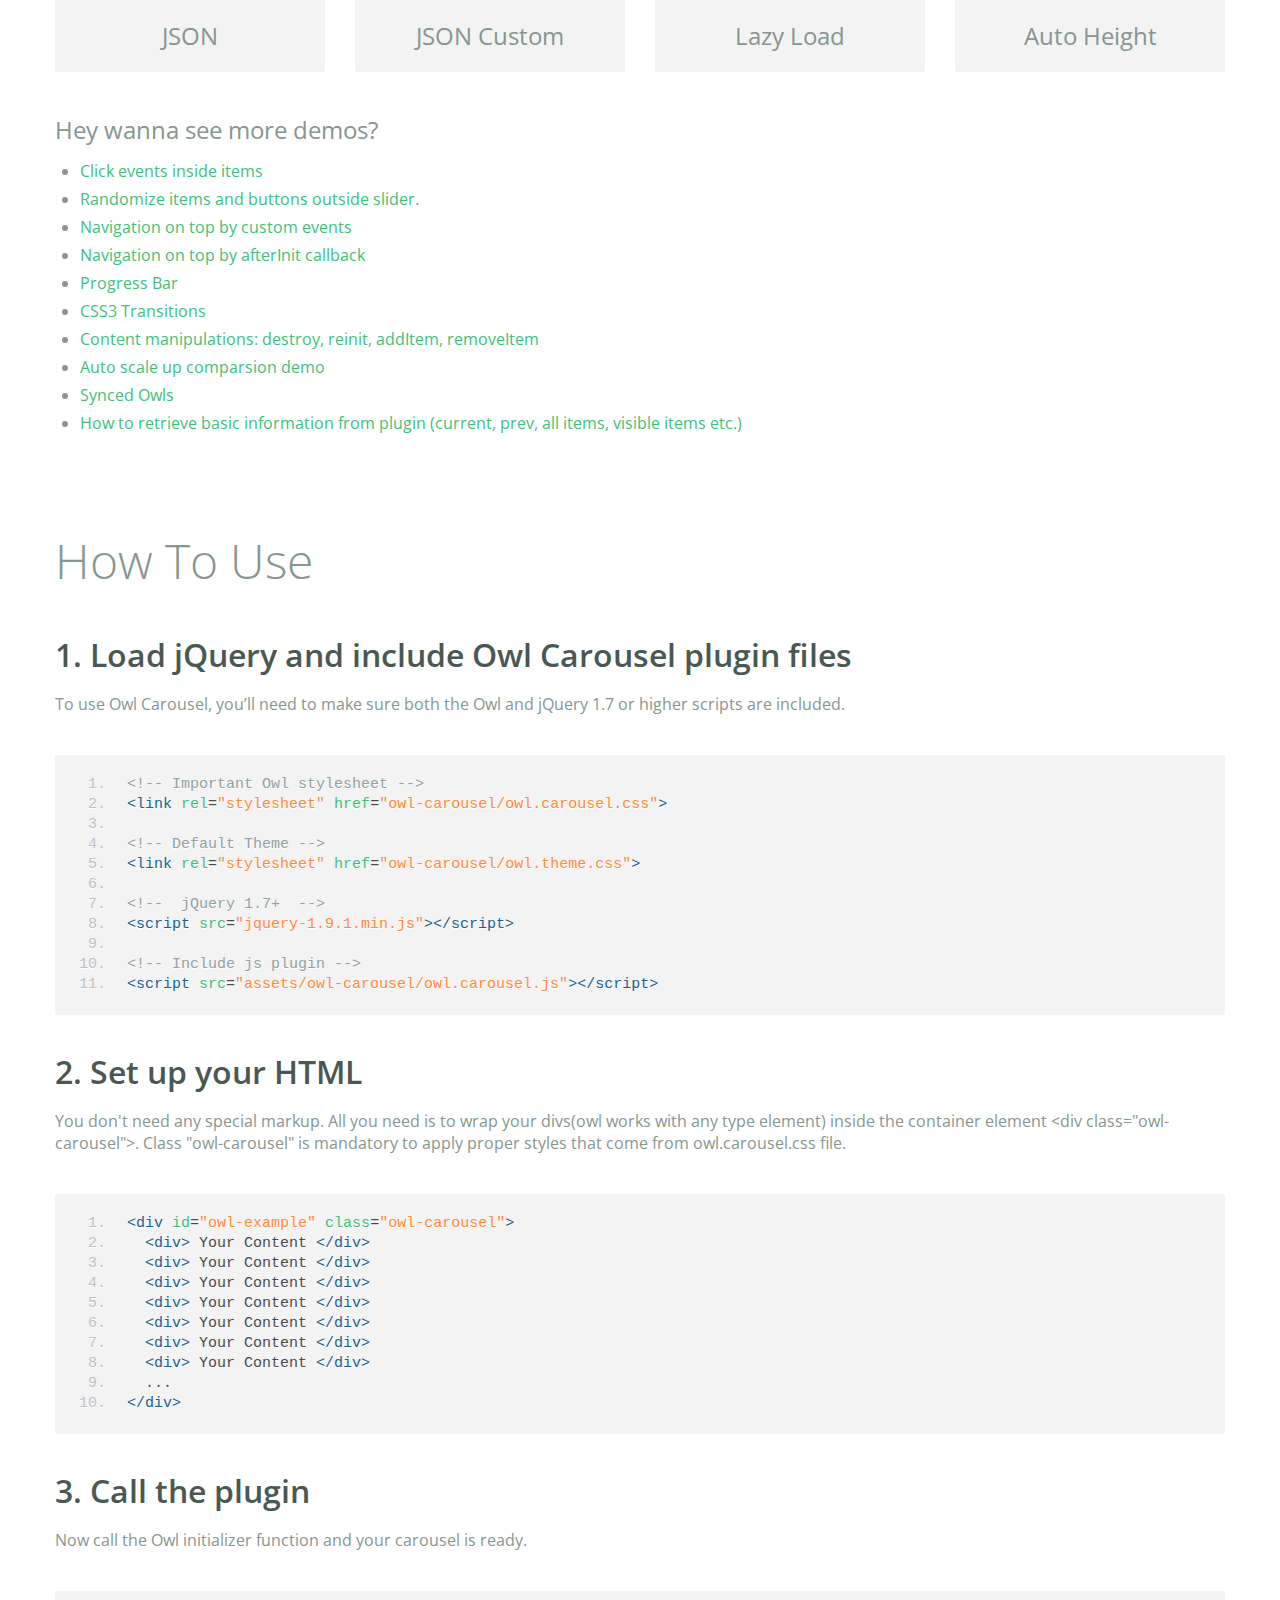
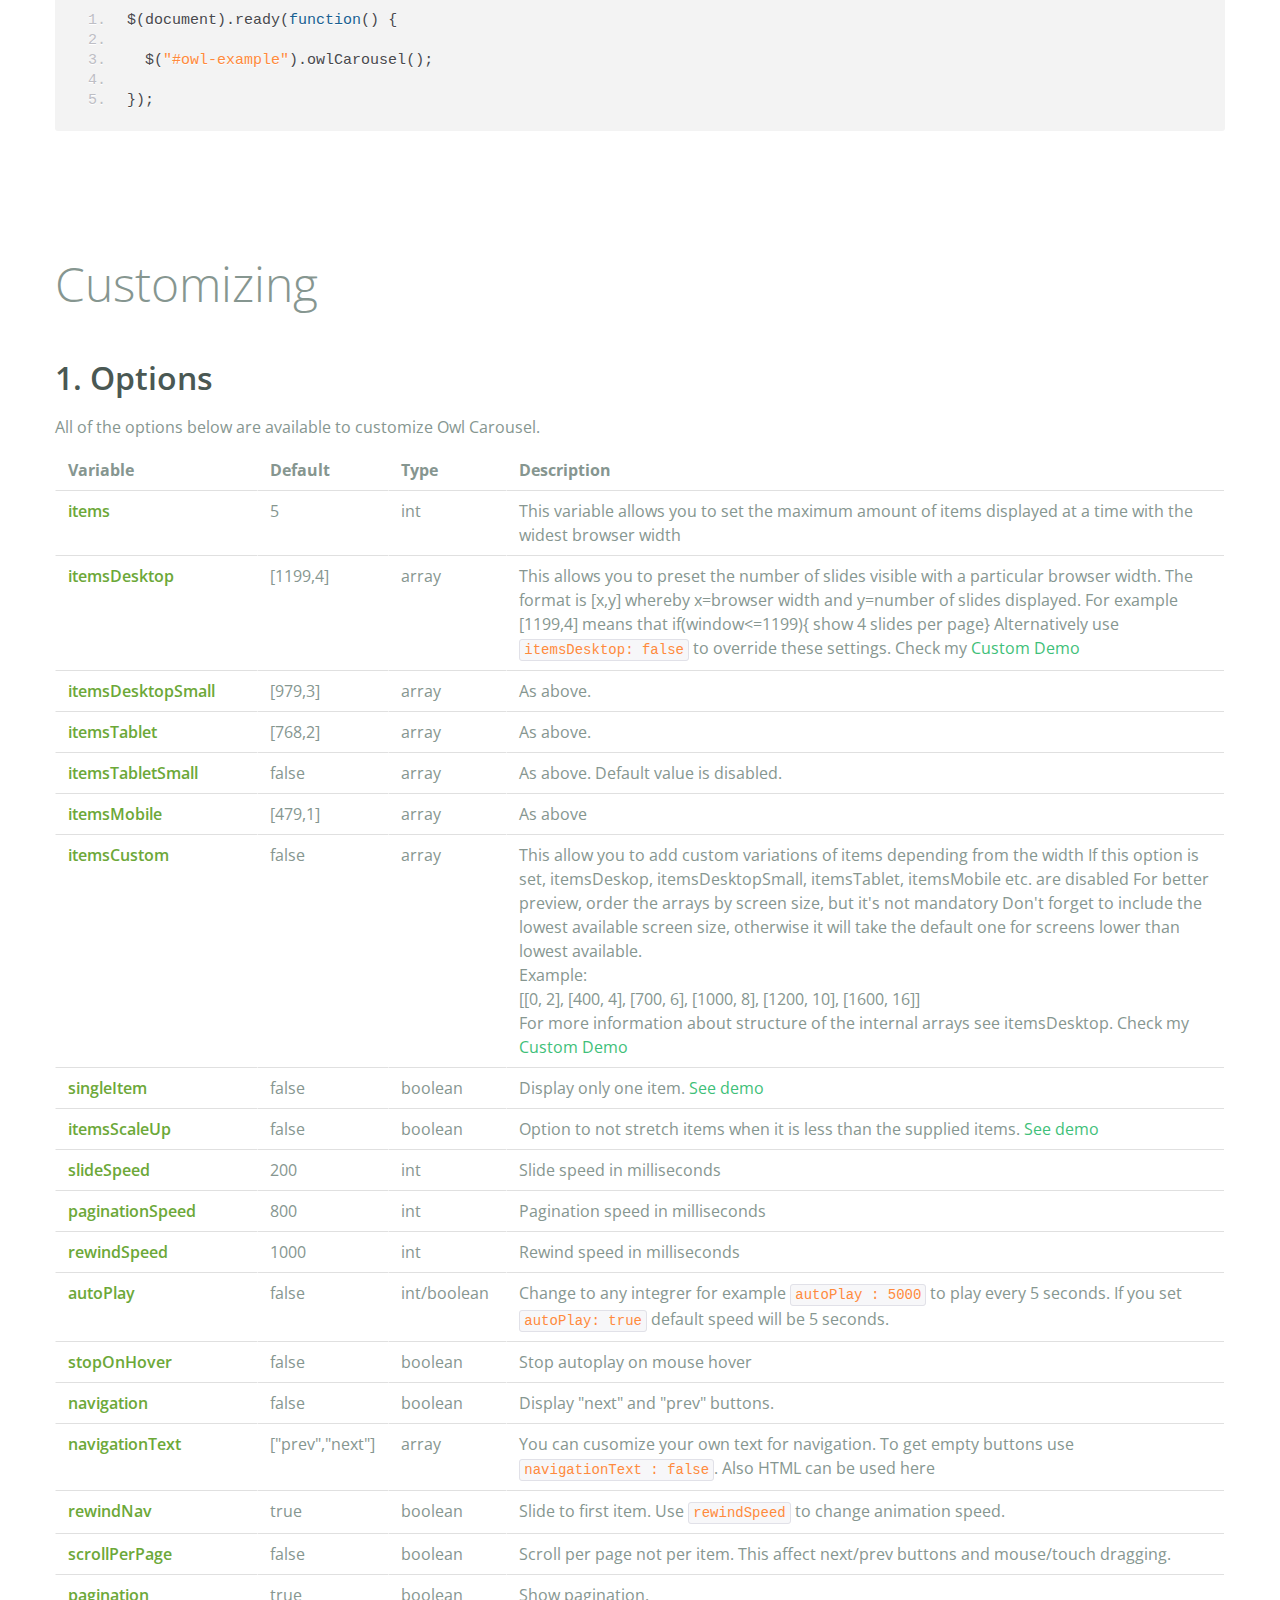
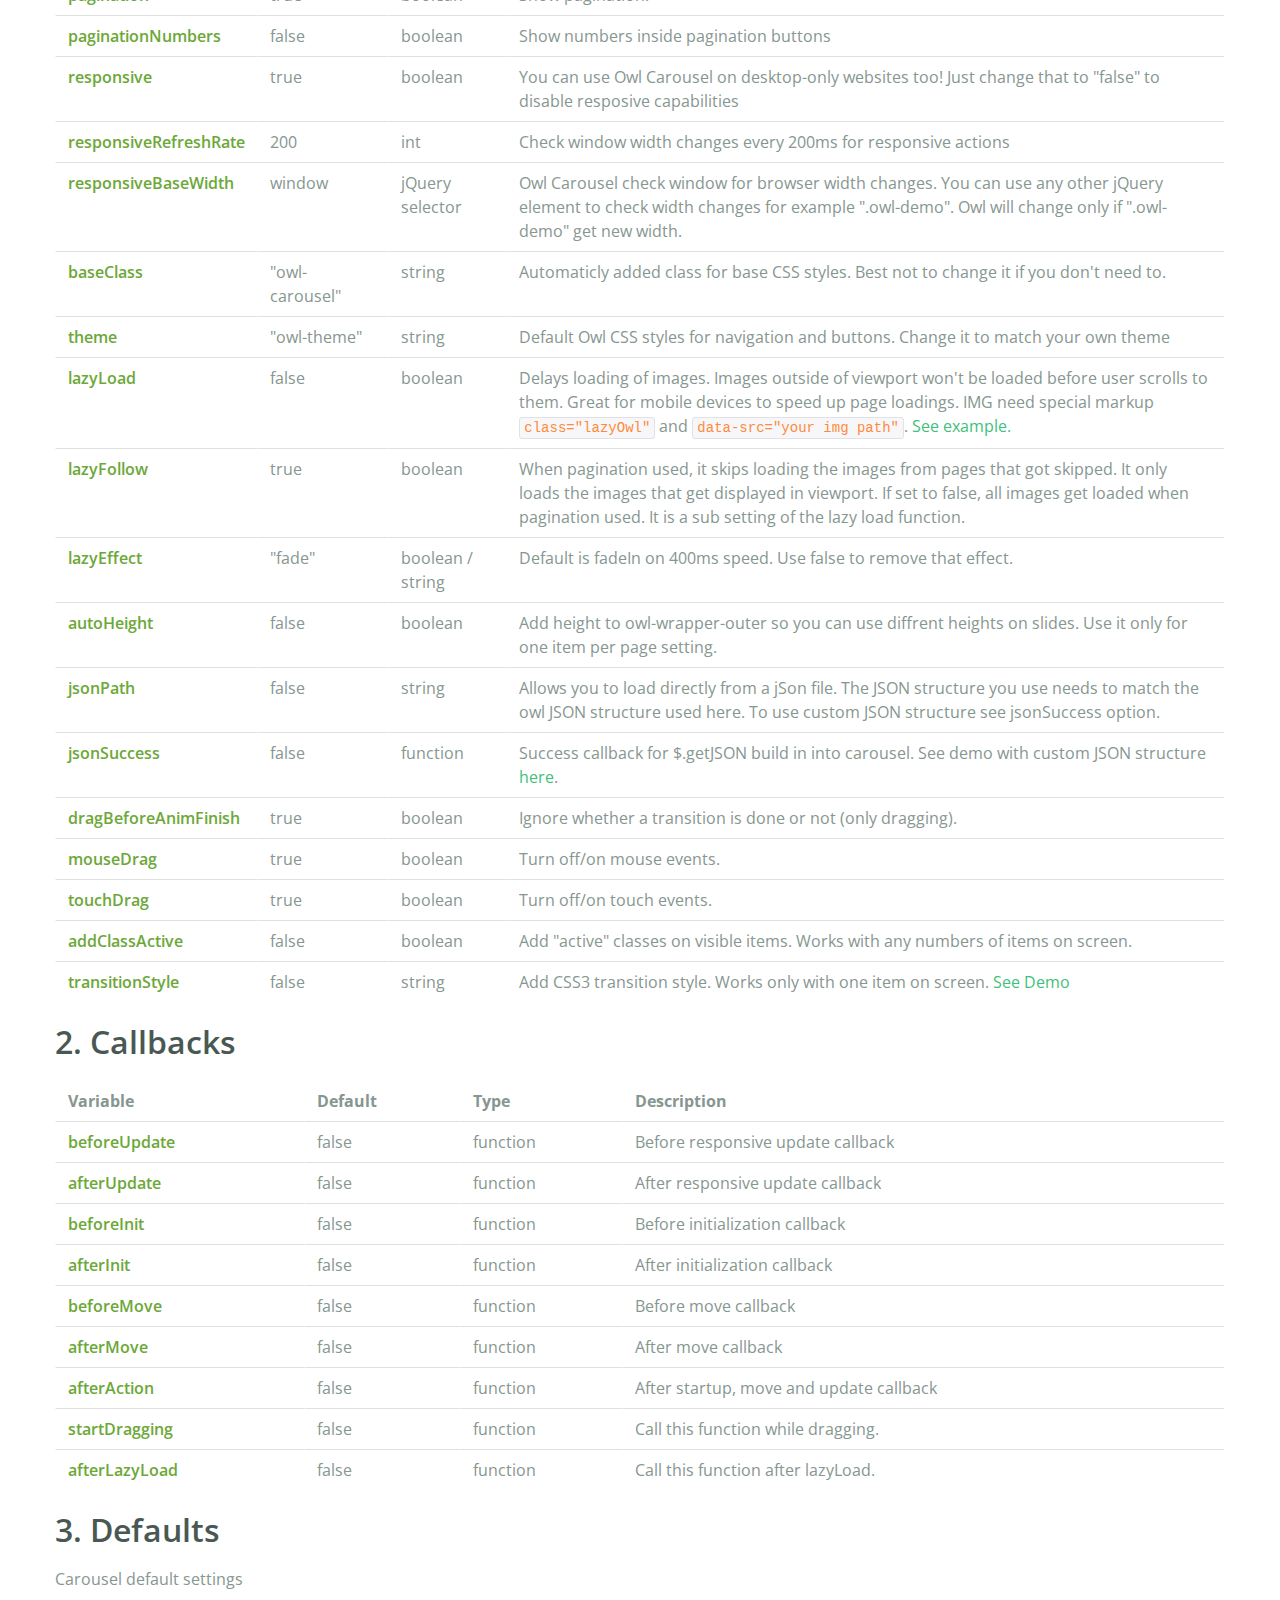
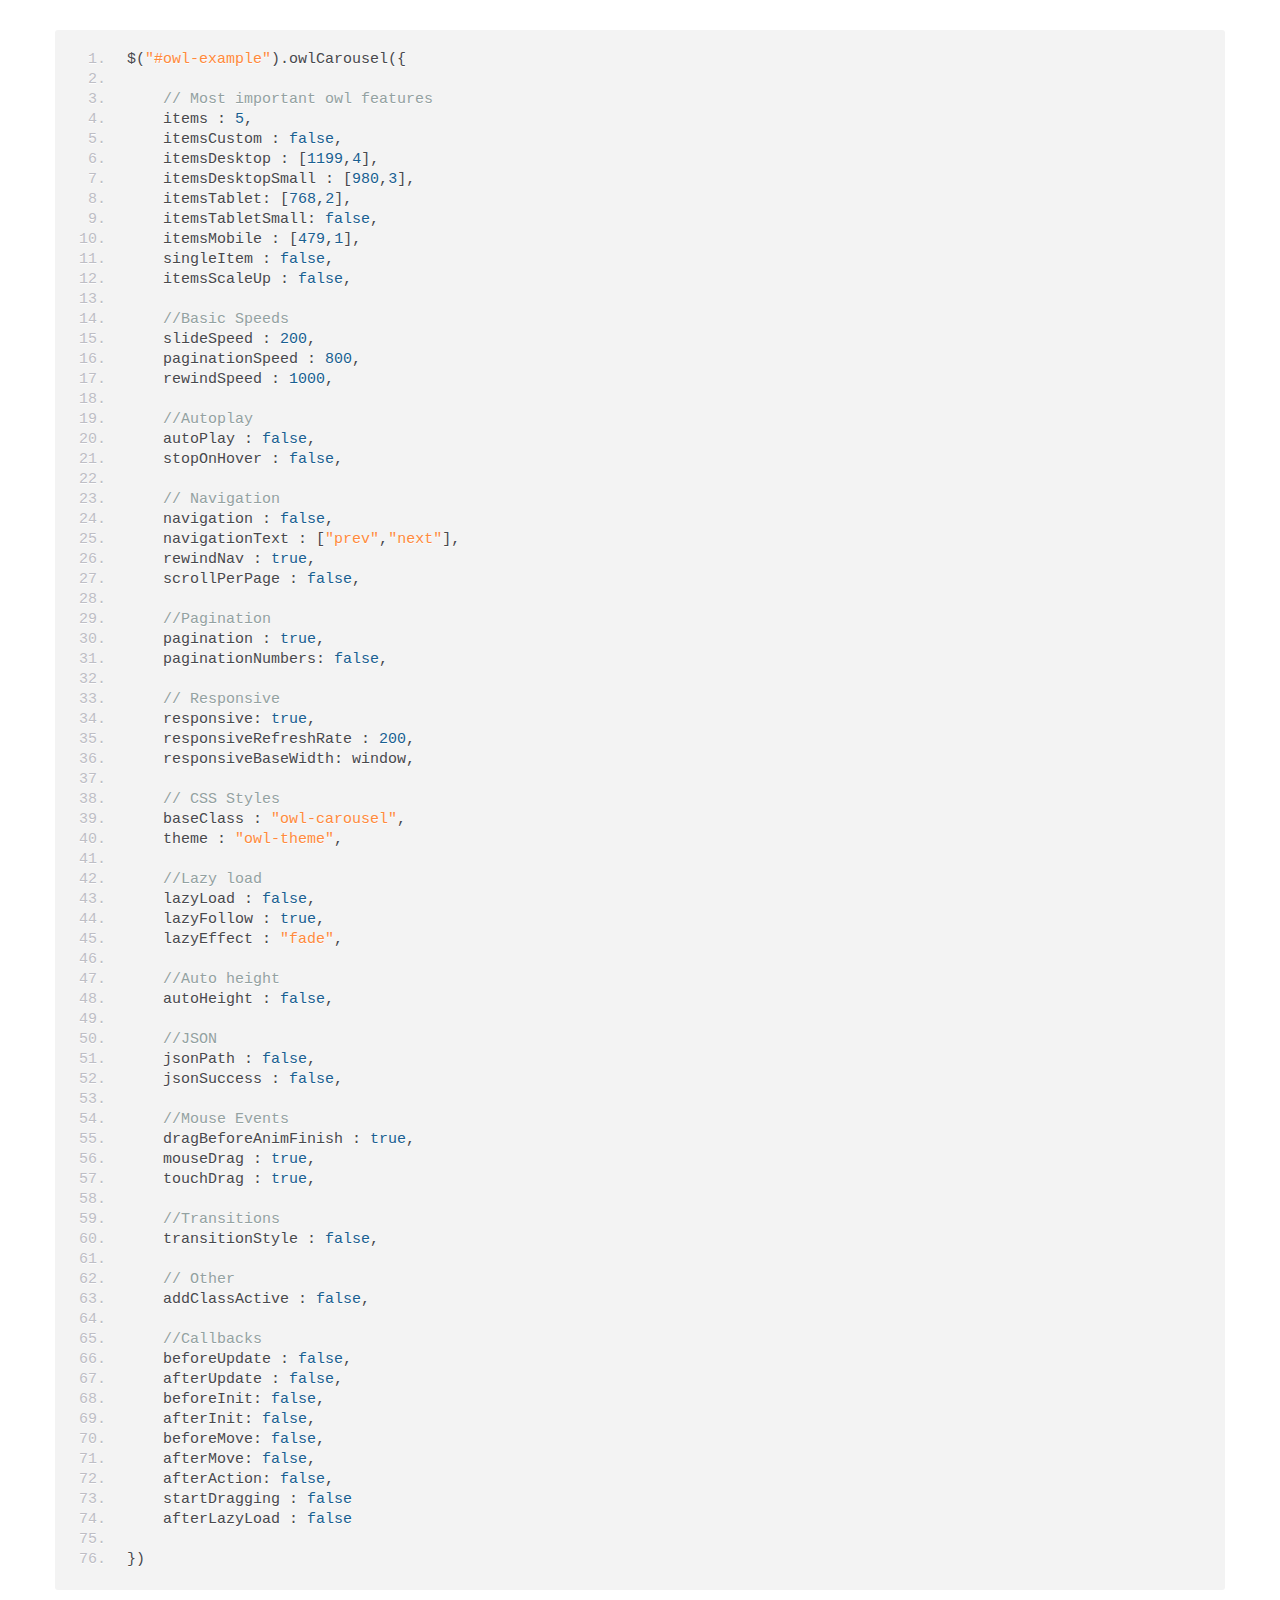
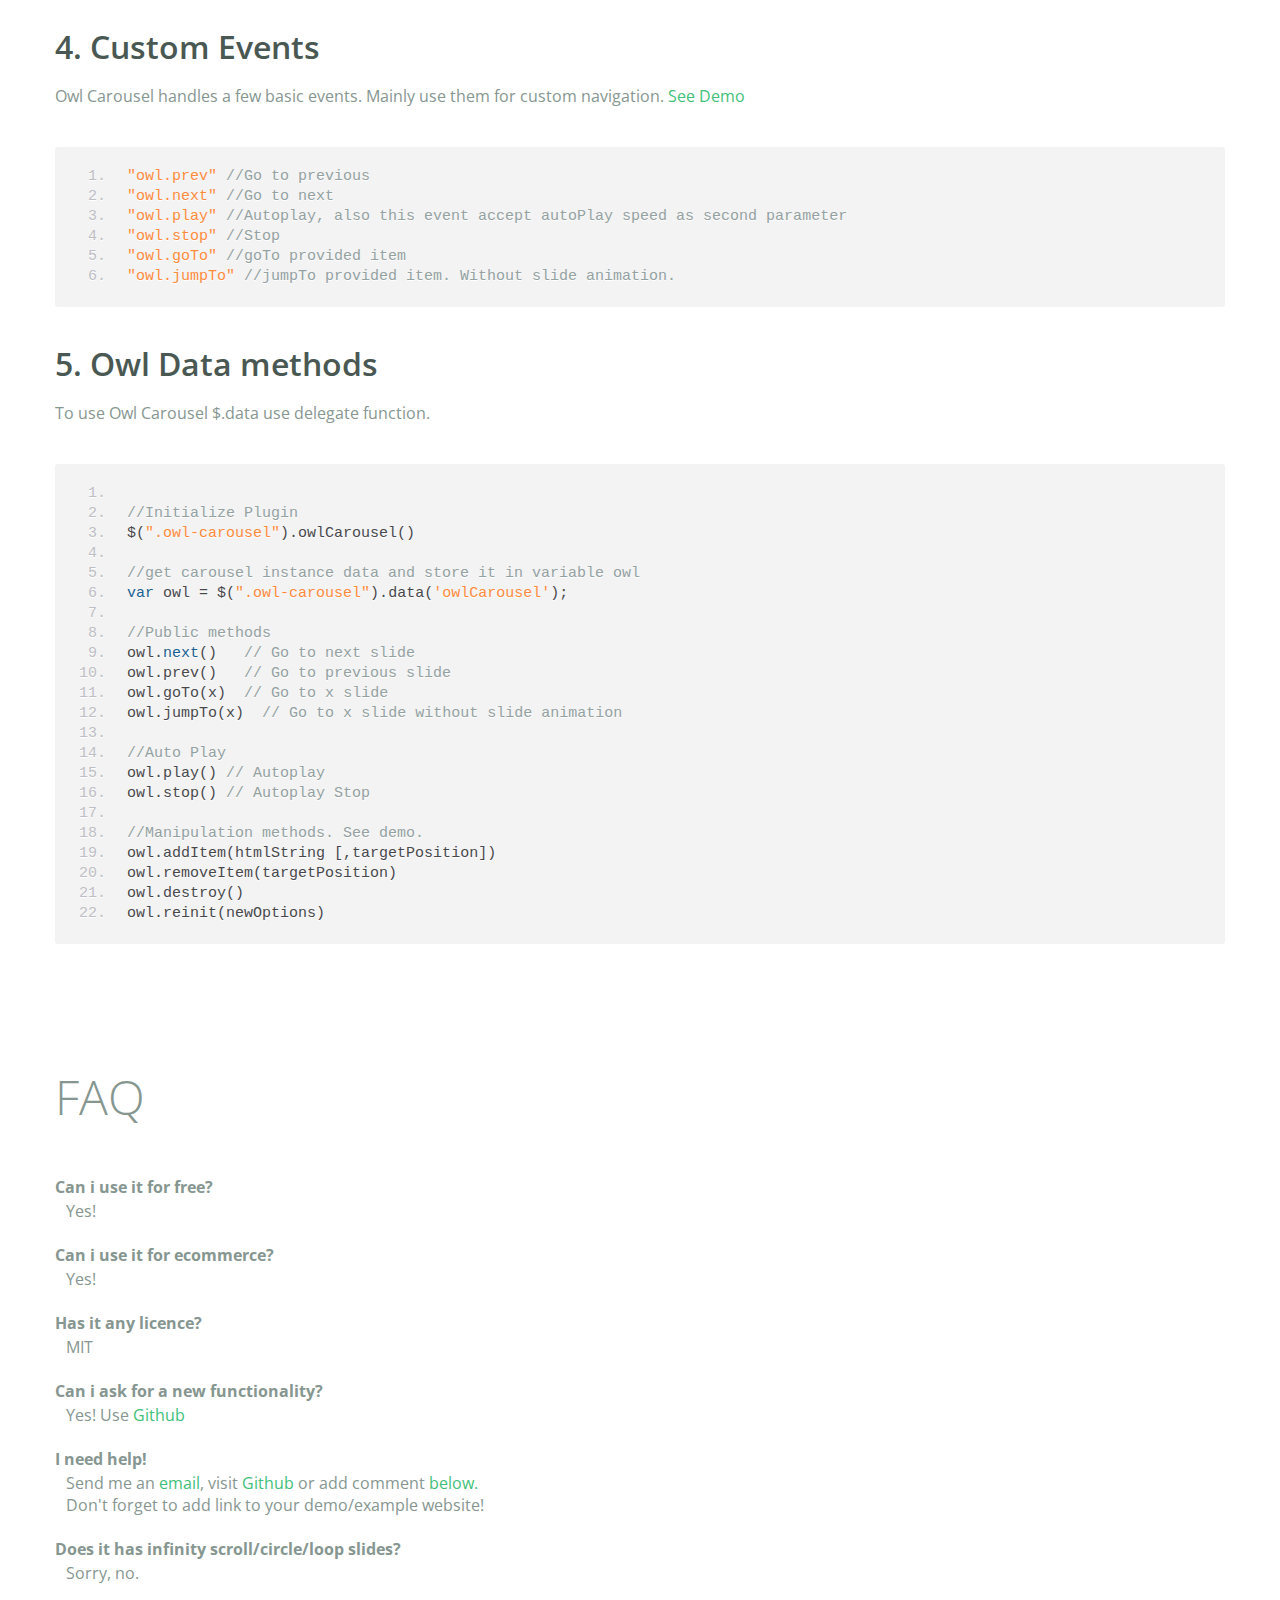
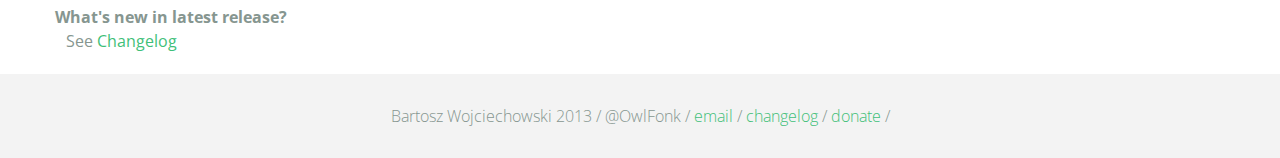
<file: files/bouncy/libs/owl-carousel/index.html>
<!DOCTYPE html>
<html lang="en">
  <head>
    <meta charset="utf-8">
    <title>Owl Carousel</title>
    <meta name="viewport" content="width=device-width, initial-scale=1.0">
    <meta name="description" content="jQuery Responsive Carousel - Owl Carusel">
    <meta name="author" content="Bartosz Wojciechowski">
    <meta name="keywords" content="HTML,CSS,JSON,JavaScript, jQuery, Responsive, Design, Owl, Carousel, Free">

    <link href='http://fonts.googleapis.com/css?family=Open+Sans:400italic,400,300,600,700' rel='stylesheet' type='text/css'>
    <link href="assets/css/bootstrapTheme.css" rel="stylesheet">
    <link href="assets/css/custom.css" rel="stylesheet">

    <!-- Owl Carousel Assets -->
    <link href="owl-carousel/owl.carousel.css" rel="stylesheet">
    <link href="owl-carousel/owl.theme.css" rel="stylesheet">

    <!-- Prettify -->
    <link href="assets/js/google-code-prettify/prettify.css" rel="stylesheet">

    <!-- Le fav and touch icons -->
    <link rel="apple-touch-icon-precomposed" sizes="144x144" href="assets/ico/apple-touch-icon-144-precomposed.png">
    <link rel="apple-touch-icon-precomposed" sizes="114x114" href="assets/ico/apple-touch-icon-114-precomposed.png">
      <link rel="apple-touch-icon-precomposed" sizes="72x72" href="assets/ico/apple-touch-icon-72-precomposed.png">
                    <link rel="apple-touch-icon-precomposed" href="assets/ico/apple-touch-icon-57-precomposed.png">
                                   <link rel="shortcut icon" href="assets/ico/favicon.png">
  </head>
  <body>
      <div id="top-nav" class="navbar navbar-fixed-top">
        <div class="navbar-inner">
          <div class="container">
            <button type="button" class="btn btn-navbar" data-toggle="collapse" data-target=".nav-collapse">
            <span class="icon-bar"></span>
            <span class="icon-bar"></span>
            <span class="icon-bar"></span>
          </button>
            <div class="nav-collapse collapse">
            <ul class="nav pull-right">
              <li><a href="#demo">Demo</a></li>
              <li><a href="#more-demos">More Demos</a></li>
              <li><a href="#how-to">How To</a></li>
              <li><a href="#customizing">Customizing</a></li>
              <li><a href="#faq">FAQ</a></li>
              <li><a href="owl.carousel.zip" class="download" data-spy="affix" data-offset-top="450">Download</a></li>
            </ul>
            </div>
          </div>
        </div>
      </div>

      <div id="header">
        <div class="container">
          <div class="row">
            <div class="span5">
                <img class="logo" src="assets/img/owl-logo.png" alt="Owl Logo">
              </div>
            <div class="span7">
              <h1>OWL Carousel </h1>
              <h3>Touch enabled jQuery plugin that lets you create beautiful responsive carousel slider.</h3>
              <a class="btn btn-success btn-large" href="owl.carousel.zip">Download for FREE</a>
              <p class="muted"><a class="muted" href="https://github.com/OwlFonk/OwlCarousel">Github</a> / v1.3.2 / <a class="muted" href="changelog.html">Changelog</a></p> 
            </div>
          </div>
        </div>
      </div>

      <div id="demo">
        <div class="container">
          <div class="row">
            <div class="span12">
              <h1>Demo</h1>
            </div>
          </div>

          <div class="row">
            <div class="span12">

              <div id="owl-example" class="owl-carousel">

                <div class="item darkCyan">
                  <img src="assets/img/demo-slides/touch.png" alt="Touch">
                    <h3>Touch</h3>
                    <h4>Can touch this</h4>
                </div>
                <div class="item forestGreen">
                  <img src="assets/img/demo-slides/grab.png" alt="Grab">
                    <h3>Grab</h3>
                    <h4>Can grab this</h4>
                </div>
                <div class="item orange">
                  <img src="assets/img/demo-slides/responsive.png" alt="Responsive">
                    <h3>Responsive</h3>
                    <h4>Fully responsive!</h4>
                </div>

                <div class="item yellow">
                  <img src="assets/img/demo-slides/css3.png" alt="CSS3">
                    <h3>CSS3</h3>
                    <h4>3D Acceleration.</h4>
                </div>

                <div class="item dodgerBlue">
                  <img src="assets/img/demo-slides/multi.png" alt="Multi">
                    <h3>Multiply</h3>
                    <h4>Owls on page.</h4>
                </div>

                <div class="item skyBlue">
                  <img src="assets/img/demo-slides/modern.png" alt="Modern Browsers">
                    <h3>Modern</h3>
                    <h4>Browsers Compatibility</h4>
                </div>

                <div class="item zombieGreen">
                  <img src="assets/img/demo-slides/zombie.png" alt="Zombie Browsers - old ones">
                    <h3>Zombie</h3>
                    <h4>Browsers Compatibility</h4>
                </div>

                <div class="item violet">
                  <img src="assets/img/demo-slides/controls.png" alt="Take Control">
                    <h3>Take Control</h3>
                    <h4>The way you like</h4>
                </div>

                <div class="item yellowLight">
                  <img src="assets/img/demo-slides/feather.png" alt="Light">
                    <h3>Light</h3>
                    <h4>As a feather</h4>
                </div>

                <div class="item steelGray">
                  <img src="assets/img/demo-slides/tons.png" alt="Tons of Opotions">
                    <h3>Tons</h3>
                    <h4>of options</h4>
                </div>

              </div>


            </div>
          </div>

        </div>
      </div>

    <div id="more-demos">
      <div class="container">

        <div class="row">
          <div class="span12">
            <h1>More Demos</h1>
            <h2>Awesome!</h2>
            <p>Check more demos here! See what Owl can do.</p>
          </div>
        </div>

        <div class="row demos-row">
          <div class="span3">
            <a href="demos/images.html" class="demo-box">
              <div class="demo-wrapper demo-images clearfix">
                <div class="demo-slide"><div class="bg"></div></div>
                <div class="demo-slide"><div class="bg"></div></div>
                <div class="demo-slide"><div class="bg"></div></div>
              </div>
              <h3>Images</h3>
            </a>
          </div>

          <div class="span3">
            <a href="demos/custom.html" class="demo-box">
              <div class="demo-wrapper demo-custom clearfix">
                <div class="demo-slide"><div class="bg"></div></div>
                <div class="demo-slide"><div class="bg"></div></div>
                <div class="demo-slide"><div class="bg"></div></div>
                <div class="demo-slide"><div class="bg"></div></div>
                <div class="demo-slide"><div class="bg"></div></div>
                <div class="demo-slide"><div class="bg"></div></div>
                <div class="demo-slide"><div class="bg"></div></div>
                <div class="demo-slide"><div class="bg"></div></div>
                <div class="demo-slide"><div class="bg"></div></div>
                <div class="demo-slide"><div class="bg"></div></div>
              </div>
              <h3>Custom</h3>
            </a>
          </div>

          <div class="span3">
            <a href="demos/itemsCustom.html" class="demo-box">
              <div class="demo-wrapper demo-full clearfix">
                <div class="demo-slide"><div class="bg"></div></div>
                <div class="demo-slide"><div class="bg"></div></div>
                <div class="demo-slide"><div class="bg"></div></div>
                <div class="demo-slide"><div class="bg"></div></div>
              </div>
              <h3>Custom 2</h3>
            </a>
          </div>

          <div class="span3">
            <a href="demos/one.html" class="demo-box">
              <div class="demo-wrapper demo-one clearfix">
                <div class="demo-slide"><div class="bg"></div></div>
              </div>
              <h3>One Slide</h3>
            </a>
          </div>

        </div>
        <div class="row demos-row">
          <div class="span3">
            <a href="demos/json.html" class="demo-box">
              <div class="demo-wrapper demo-Json clearfix">
                <div class="demo-slide"><div class="bg"></div></div>
                <div class="demo-slide"><div class="bg"></div></div>
                <div class="demo-slide"><div class="bg"></div></div>
                <div class="demo-slide"><div class="bg"></div></div>
                <div class="demo-slide"><div class="bg"></div></div>
              </div>
              <h3>JSON</h3>
            </a>
          </div>

          <div class="span3">
            <a href="demos/customJson.html" class="demo-box">
              <div class="demo-wrapper demo-Json-custom clearfix">
                <div class="demo-slide"><div class="bg"></div></div>
                <div class="demo-slide"><div class="bg"></div></div>
                <div class="demo-slide"><div class="bg"></div></div>
              </div>
              <h3>JSON Custom</h3>
            </a>
          </div>

          <div class="span3">
            <a href="demos/lazyLoad.html" class="demo-box">
              <div class="demo-wrapper demo-lazy clearfix">
                <div class="demo-slide"><div class="bg"></div></div>
                <div class="demo-slide"><div class="bg"></div></div>
                <div class="demo-slide"><div class="bg"></div></div>
              </div>
              <h3>Lazy Load</h3>
            </a>
          </div>

          <div class="span3">
            <a href="demos/autoHeight.html" class="demo-box">
              <div class="demo-wrapper demo-height clearfix">
                <div class="demo-slide"><div class="bg"></div></div>
              </div>
              <h3>Auto Height</h3>
            </a>
          </div>

          
        </div>

        <div class="row">
          <div class="span12">
            <h3>Hey wanna see more demos?</h3>
            <ul>
              <li>
                <a href="demos/click.html">Click events inside items</a>
              </li>
              <li>
                <a href="demos/randomOrder.html">Randomize items and buttons outside slider.</a>
              </li>
              <li>
                <a href="demos/navOnTop.html">Navigation on top by custom events</a>
              </li>
              <li>
                <a href="demos/navOnTop2.html">Navigation on top by afterInit callback</a>
              </li>
              <li>
                <a href="demos/progressBar.html">Progress Bar</a>
              </li>
              <li>
                <a href="demos/transitions.html">CSS3 Transitions</a>
              </li>
              <li>
                <a href="demos/manipulations.html">Content manipulations: destroy, reinit, addItem, removeItem</a>
              </li>
              <li>
                <a href="demos/scaleup.html">Auto scale up comparsion demo</a>
              </li>
              <li>
                <a href="demos/sync.html">Synced Owls</a>
              </li>
              <li>
                <a href="demos/owlStatus.html">How to retrieve basic information from plugin (current, prev, all items, visible items etc.)</a>
              </li>
            </ul>
            
          </div>
        </div>


      </div>
    </div>

    <div id="how-to">
      <div class="container">
        <div class="row">
          <div class="span12">
            <h1>How To Use</h1>
            <h2>1. Load jQuery and include Owl Carousel plugin files</h2>
            <p>To use Owl Carousel, you’ll need to make sure both the Owl and jQuery 1.7 or higher scripts are included.</p>
<pre class="pre-show prettyprint linenums">
&lt;!-- Important Owl stylesheet --&gt;
&lt;link rel="stylesheet" href="owl-carousel/owl.carousel.css"&gt;

&lt;!-- Default Theme --&gt;
&lt;link rel="stylesheet" href="owl-carousel/owl.theme.css"&gt;

&lt;!--  jQuery 1.7+  --&gt;
&lt;script src="jquery-1.9.1.min.js"&gt;&lt;/script&gt;

&lt;!-- Include js plugin --&gt;
&lt;script src="assets/owl-carousel/owl.carousel.js"&gt;&lt;/script&gt;
</pre>
          <h2>2. Set up your HTML</h2>
          <p>You don't need any special markup. All you need is to wrap your divs(owl works with any type element) inside the container element &lt;div class="owl-carousel"&gt;. Class "owl-carousel" is mandatory to apply proper styles that come from owl.carousel.css file.</p>
<pre class="pre-show prettyprint linenums">
&lt;div id="owl-example" class="owl-carousel"&gt;
  &lt;div&gt; Your Content &lt;/div&gt;
  &lt;div&gt; Your Content &lt;/div&gt;
  &lt;div&gt; Your Content &lt;/div&gt;
  &lt;div&gt; Your Content &lt;/div&gt;
  &lt;div&gt; Your Content &lt;/div&gt;
  &lt;div&gt; Your Content &lt;/div&gt;
  &lt;div&gt; Your Content &lt;/div&gt;
  ...
&lt;/div>
</pre>    
          <h2>3. Call the plugin</h2>
          <p>Now call the Owl initializer function and your carousel is ready.</p>
<pre class="pre-show prettyprint linenums">
$(document).ready(function() {

  $("#owl-example").owlCarousel();

});
</pre>  
          </div>
        </div>
      </div>
    </div>


    <div id="customizing">
      <div class="container">
        <div class="row">
          <div class="span12">
            <h1>Customizing</h1>
            <h2>1. Options</h2>
            <p>All of the options below are available to customize Owl Carousel.</p> 
            <table class="table hp-table table-bordered table-striped">
              <thead>
                <tr>
                  <th>Variable</th>
                  <th>Default</th>
                  <th>Type</th>
                  <th>Description</th>
                </tr>
              </thead>
              <tbody>
                <tr>
                  <td><span class="text-emp">items</span></td>
                  <td>5</td>
                  <td>int</td>
                  <td>This variable allows you to set the maximum amount of items displayed at a time with the widest browser width</td>
                </tr>
                 <tr>
                  <td><span class="text-emp">itemsDesktop</span></td>
                  <td>[1199,4]</td>
                  <td>array</td>
                  <td>This allows you to preset the number of slides visible with a particular browser width. The format is [x,y] whereby x=browser width and y=number of slides displayed. For example [1199,4] means that if(window&lt;=1199){ show 4 slides per page}
                    Alternatively use <code>itemsDesktop: false</code> to override these settings. Check my <a href="demos/custom.html">Custom Demo</a></td>
                </tr>
                <tr>
                  <td><span class="text-emp">itemsDesktopSmall</span></td>
                  <td>[979,3]</td>
                  <td>array</td>
                  <td>As above.</td>
                </tr>
                <tr>
                  <td><span class="text-emp">itemsTablet</span></td>
                  <td>[768,2]</td>
                  <td>array</td>
                  <td>As above.</td>
                </tr>
                <tr>
                  <td><span class="text-emp">itemsTabletSmall</span></td>
                  <td>false</td>
                  <td>array</td>
                  <td>As above. Default value is disabled.</td>
                </tr>
                <tr>
                  <td><span class="text-emp">itemsMobile</span></td>
                  <td>[479,1]</td>
                  <td>array</td>
                  <td>As above</td>
                </tr>
                <tr>
                  <td><span class="text-emp">itemsCustom</span></td>
                  <td>false</td>
                  <td>array</td>
                  <td>
                    This allow you to add custom variations of items depending from the width
                    If this option is set, itemsDeskop, itemsDesktopSmall, itemsTablet, itemsMobile etc. are disabled
                    For better preview, order the arrays by screen size, but it's not mandatory
                    Don't forget to include the lowest available screen size, otherwise it will take the default one for screens lower than lowest available.
                    <br />Example:<br /> [[0, 2], [400, 4], [700, 6], [1000, 8], [1200, 10], [1600, 16]]<br />
                    For more information about structure of the internal arrays see itemsDesktop. Check my <a href="demos/custom.html">Custom Demo</a></td>
                </tr>
                <tr>
                  <td><span class="text-emp">singleItem</span></td>
                  <td>false</td>
                  <td>boolean</td>
                  <td>Display only one item. <a href="demos/one.html">See demo</a></td>
                </tr>
                <tr>
                  <td><span class="text-emp">itemsScaleUp</span></td>
                  <td>false</td>
                  <td>boolean</td>
                  <td>Option to not stretch items when it is less than the supplied items. <a href="demos/scaleup.html">See demo</a></td>
                </tr>
                <tr>
                  <td><span class="text-emp">slideSpeed</span></td>
                  <td>200</td>
                  <td>int</td>
                  <td>Slide speed in milliseconds</td>
                </tr>
                <tr>
                  <td><span class="text-emp">paginationSpeed</span></td>
                  <td>800</td>
                  <td>int</td>
                  <td>Pagination speed in milliseconds</td>
                </tr>
                <tr>
                  <td><span class="text-emp">rewindSpeed</span></td>
                  <td>1000</td>
                  <td>int</td>
                  <td>Rewind speed in milliseconds</td>
                </tr>
                <tr>
                  <td><span class="text-emp">autoPlay</span></td>
                  <td>false</td>
                  <td>int/boolean</td>
                  <td>Change to any integrer for example <code>autoPlay : 5000</code> to play every 5 seconds. If you set <code>autoPlay: true</code> default speed will be 5 seconds.</td>
                </tr>
                <tr>
                <tr>
                  <td><span class="text-emp">stopOnHover</span></td>
                  <td>false</td>
                  <td>boolean</td>
                  <td>Stop autoplay on mouse hover</td>
                </tr>
                <tr>
                <tr>
                  <td><span class="text-emp">navigation</span></td>
                  <td>false</td>
                  <td>boolean</td>
                  <td>Display "next" and "prev" buttons.</td>
                </tr>
                <tr>
                  <td><span class="text-emp">navigationText</span></td>
                  <td>["prev","next"]</td>
                  <td>array</td>
                  <td>You can cusomize your own text for navigation. To get empty buttons use <code>navigationText : false</code>. Also HTML can be used here</td>
                </tr>
                <tr>
                  <td><span class="text-emp">rewindNav</span></td>
                  <td>true</td>
                  <td>boolean</td>
                  <td>Slide to first item. Use <code>rewindSpeed</code> to change animation speed. </td>
                </tr>
                <tr>
                  <td><span class="text-emp">scrollPerPage</span></td>
                  <td>false</td>
                  <td>boolean</td>
                  <td>Scroll per page not per item. This affect next/prev buttons and mouse/touch dragging.</td>
                </tr>
                <tr>
                  <td><span class="text-emp">pagination</span></td>
                  <td>true</td>
                  <td>boolean</td>
                  <td>Show pagination.</td>
                </tr>
                <tr>
                  <td><span class="text-emp">paginationNumbers</span></td>
                  <td>false</td>
                  <td>boolean</td>
                  <td>Show numbers inside pagination buttons</td>
                </tr>
                <tr>
                  <td><span class="text-emp">responsive</span></td>
                  <td>true</td>
                  <td>boolean</td>
                  <td>You can use Owl Carousel on desktop-only websites too! Just change that to "false" to disable resposive capabilities</td>
                </tr>
                <tr>
                  <td><span class="text-emp">responsiveRefreshRate</span></td>
                  <td>200</td>
                  <td>int</td>
                  <td>Check window width changes every 200ms for responsive actions</td>
                </tr>
                <tr>
                  <td><span class="text-emp">responsiveBaseWidth</span></td>
                  <td>window</td>
                  <td>jQuery selector</td>
                  <td>Owl Carousel check window for browser width changes. You can use any other jQuery element to check width changes for example ".owl-demo". Owl will change only if ".owl-demo" get new width.</td>
                </tr>
                <tr>
                  <td><span class="text-emp">baseClass</span></td>
                  <td>"owl-carousel"</td>
                  <td>string</td>
                  <td>Automaticly added class for base CSS styles. Best not to change it if you don't need to.</td>
                </tr>
                <tr>
                  <td><span class="text-emp">theme</span></td>
                  <td>"owl-theme"</td>
                  <td>string</td>
                  <td>Default Owl CSS styles for navigation and buttons. Change it to match your own theme</td>
                </tr>
                <tr>
                  <td><span class="text-emp">lazyLoad</span></td>
                  <td>false</td>
                  <td>boolean</td>
                  <td>Delays loading of images. Images outside of viewport won't be loaded before user scrolls to them. Great for mobile devices to speed up page loadings. IMG need special markup <code>class="lazyOwl"</code> and <code>data-src="your img path"</code>. <a href="demos/lazyLoad.html">See example.</a></td>
                </tr>
                <tr>
                  <td><span class="text-emp">lazyFollow</span></td>
                  <td>true</td>
                  <td>boolean</td>
                  <td>When pagination used, it skips loading the images from pages that got skipped. It only loads the images that get displayed in viewport. If set to false, all images get loaded when pagination used. It is a sub setting of the lazy load function.</td>
                </tr>
                <tr>
                  <td><span class="text-emp">lazyEffect</span></td>
                  <td>"fade"</td>
                  <td>boolean / string</td>
                  <td>Default is fadeIn on 400ms speed. Use false to remove that effect.</td>
                </tr>
                <tr>
                  <td><span class="text-emp">autoHeight</span></td>
                  <td>false</td>
                  <td>boolean</td>
                  <td>Add height to owl-wrapper-outer so you can use diffrent heights on slides. Use it only for one item per page setting.</td>
                </tr>
                <tr>
                  <td><span class="text-emp">jsonPath</span></td>
                  <td>false</td>
                  <td>string</td>
                  <td>Allows you to load directly from a jSon file. The JSON structure you use needs to match the owl JSON structure used here. To use custom JSON structure see jsonSuccess option.</td>
                </tr>
                <tr>
                  <td><span class="text-emp">jsonSuccess</span></td>
                  <td>false</td>
                  <td>function</td>
                  <td>Success callback for $.getJSON build in into carousel. See demo with custom JSON structure <a href="demos/customJson.html">here</a>. </td>
                </tr>
                <tr>
                  <td><span class="text-emp">dragBeforeAnimFinish</span></td>
                  <td>true</td>
                  <td>boolean</td>
                  <td>Ignore whether a transition is done or not (only dragging).</td>
                </tr>
                <tr>
                  <td><span class="text-emp">mouseDrag</span></td>
                  <td>true</td>
                  <td>boolean</td>
                  <td>Turn off/on mouse events.</td>
                </tr>
                <tr>
                  <td><span class="text-emp">touchDrag</span></td>
                  <td>true</td>
                  <td>boolean</td>
                  <td>Turn off/on touch events.</td>
                </tr>
                <tr>
                  <td><span class="text-emp">addClassActive</span></td>
                  <td>false</td>
                  <td>boolean</td>
                  <td>Add "active" classes on visible items. Works with any numbers of items on screen.</td>
                </tr>
                <tr>
                  <td><span class="text-emp">transitionStyle</span></td>
                  <td>false</td>
                  <td>string</td>
                  <td>Add CSS3 transition style. Works only with one item on screen. <a href="demos/transitions.html">See Demo</a></td>
                </tr>
              </tbody>
            </table>
            <h2>2. Callbacks</h2>
            <table class="table hp-table table-bordered table-striped">
              <thead>
                <tr>
                  <th>Variable</th>
                  <th>Default</th>
                  <th>Type</th>
                  <th>Description</th>
                </tr>
              </thead>
              <tbody>
                <tr>
                  <td><span class="text-emp">beforeUpdate</span></td>
                  <td>false</td>
                  <td>function</td>
                  <td>Before responsive update callback</td>
                </tr>
                <tr>
                  <td><span class="text-emp">afterUpdate</span></td>
                  <td>false</td>
                  <td>function</td>
                  <td>After responsive update callback</td>
                </tr>
                <tr>
                  <td><span class="text-emp">beforeInit</span></td>
                  <td>false</td>
                  <td>function</td>
                  <td>Before initialization callback</td>
                </tr>
                <tr>
                  <td><span class="text-emp">afterInit</span></td>
                  <td>false</td>
                  <td>function</td>
                  <td>After initialization callback</td>
                </tr>
                <tr>
                  <td><span class="text-emp">beforeMove</span></td>
                  <td>false</td>
                  <td>function</td>
                  <td>Before move callback</td>
                </tr>
                <tr>
                  <td><span class="text-emp">afterMove</span></td>
                  <td>false</td>
                  <td>function</td>
                  <td>After move callback</td>
                </tr>
                <tr>
                  <td><span class="text-emp">afterAction</span></td>
                  <td>false</td>
                  <td>function</td>
                  <td>After startup, move and update callback</td>
                </tr>
                <tr>
                  <td><span class="text-emp">startDragging</span></td>
                  <td>false</td>
                  <td>function</td>
                  <td>Call this function while dragging.</td>
                </tr>
                <tr>
                  <td><span class="text-emp">afterLazyLoad</span></td>
                  <td>false</td>
                  <td>function</td>
                  <td>Call this function after lazyLoad.</td>
                </tr>
              </tbody>
            </table>

              <h2>3. Defaults</h2>
              <p>Carousel default settings</p>
<pre class="pre-show prettyprint linenums">
$("#owl-example").owlCarousel({

    // Most important owl features
    items : 5,
    itemsCustom : false,
    itemsDesktop : [1199,4],
    itemsDesktopSmall : [980,3],
    itemsTablet: [768,2],
    itemsTabletSmall: false,
    itemsMobile : [479,1],
    singleItem : false,
    itemsScaleUp : false,

    //Basic Speeds
    slideSpeed : 200,
    paginationSpeed : 800,
    rewindSpeed : 1000,

    //Autoplay
    autoPlay : false,
    stopOnHover : false,

    // Navigation
    navigation : false,
    navigationText : ["prev","next"],
    rewindNav : true,
    scrollPerPage : false,

    //Pagination
    pagination : true,
    paginationNumbers: false,

    // Responsive 
    responsive: true,
    responsiveRefreshRate : 200,
    responsiveBaseWidth: window,

    // CSS Styles
    baseClass : "owl-carousel",
    theme : "owl-theme",

    //Lazy load
    lazyLoad : false,
    lazyFollow : true,
    lazyEffect : "fade",

    //Auto height
    autoHeight : false,

    //JSON 
    jsonPath : false, 
    jsonSuccess : false,

    //Mouse Events
    dragBeforeAnimFinish : true,
    mouseDrag : true,
    touchDrag : true,

    //Transitions
    transitionStyle : false,

    // Other
    addClassActive : false,

    //Callbacks
    beforeUpdate : false,
    afterUpdate : false,
    beforeInit: false, 
    afterInit: false, 
    beforeMove: false, 
    afterMove: false,
    afterAction: false,
    startDragging : false
    afterLazyLoad : false

})
</pre>
              <h2>4. Custom Events</h2>
              <p>Owl Carousel handles a few basic events. Mainly use them for custom navigation. <a href="demos/custom.html">See Demo</a></p>

<pre class="pre-show prettyprint linenums">
"owl.prev" //Go to previous
"owl.next" //Go to next
"owl.play" //Autoplay, also this event accept autoPlay speed as second parameter
"owl.stop" //Stop
"owl.goTo" //goTo provided item
"owl.jumpTo" //jumpTo provided item. Without slide animation.
</pre>

              <h2>5. Owl Data methods</h2>
              <p>To use Owl Carousel $.data use delegate function.</p>
              
<pre class="pre-show prettyprint linenums">

//Initialize Plugin
$(".owl-carousel").owlCarousel()

//get carousel instance data and store it in variable owl
var owl = $(".owl-carousel").data('owlCarousel');

//Public methods
owl.next()   // Go to next slide
owl.prev()   // Go to previous slide
owl.goTo(x)  // Go to x slide
owl.jumpTo(x)  // Go to x slide without slide animation

//Auto Play
owl.play() // Autoplay
owl.stop() // Autoplay Stop

//Manipulation methods. <a href="demos/manipulations.html">See demo.</a>
owl.addItem(htmlString [,targetPosition])
owl.removeItem(targetPosition)
owl.destroy()
owl.reinit(newOptions)
</pre>
          </div>
        </div>
      </div>
    </div>

    <div id="faq" class="container">
      <div class="row">
        <div class="span12">
          <h1>FAQ</h1>
          <dl>
            <dt>Can i use it for free?</dt>
            <dd>Yes!</dd>
            <dt>Can i use it for ecommerce?</dt>
            <dd>Yes!</dd>
            <dt>Has it any licence?</dt>
            <dd>MIT</dd>
            <dt>Can i ask for a new functionality?</dt>
            <dd>Yes! Use <a href="https://github.com/OwlFonk/OwlCarousel">Github</a></dd>
            <dt>I need help!</dt>
            <dd>Send me an <a href="mailto:owl@owlgraphic.com?subject=Hey Owl! I need help">email</a>, visit <a href="https://github.com/OwlFonk/OwlCarousel">Github</a> or add comment <a href="#disqus">below.</a><br>Don't forget to add link to your demo/example website!</dd>
            <dt>Does it has infinity scroll/circle/loop slides?</dt>
            <dd>Sorry, no.</dd>
            <dt>What's new in latest release?</dt>
            <dd>See <a href="changelog.html">Changelog</a></dd>
          </dl>
        </div>
      </div>
    </div>

    <div class="container disqus">
        <div class="row">
          <div class="span12">
            <h1>Disqus</h1>

    <div id="disqus_thread"></div>
    <noscript>Please enable JavaScript to view the <a href="http://disqus.com/?ref_noscript">comments powered by Disqus.</a></noscript>
    <a href="http://disqus.com" class="dsq-brlink">comments powered by <span class="logo-disqus">Disqus</span></a>
      </div>
    </div>
  </div>

    <div id="footer">
      <div class="container">
        <div class="row">
          <div class="span12">
            <h5>Bartosz Wojciechowski 2013 / @OwlFonk / 
            <a href="mailto:owl@owlgraphic.com?subject=Hey Owl!">email</a> / 
            <a href="changelog.html">changelog</a> /
            <a href="https://www.paypal.com/cgi-bin/webscr?cmd=_s-xclick&hosted_button_id=EFSGXZS7V2U9N">donate</a> / 
            <a href="https://twitter.com/share" class="twitter-share-button" data-url="http://owlgraphic.com/owlcarousel/" data-text="Awesome jQuery Owl Carousel Responsive Plugin" data-via="OwlFonk" data-count="none" data-hashtags="owlcarousel"></a>
            <script>
            var owldomain = window.location.hostname.indexOf("owlgraphic");
            if(owldomain !== -1){
              !function(d,s,id){var js,fjs=d.getElementsByTagName(s)[0],p=/^http:/.test(d.location)?'http':'https';if(!d.getElementById(id)){js=d.createElement(s);js.id=id;js.src=p+'://platform.twitter.com/widgets.js';fjs.parentNode.insertBefore(js,fjs);}}(document, 'script', 'twitter-wjs');
            }
            </script>
            </h5>
          </div>
        </div>
      </div>
    </div>


    <script src="assets/js/jquery-1.9.1.min.js"></script>
    <script src="owl-carousel/owl.carousel.min.js"></script>

    <!-- Frontpage Demo -->
    <script>

    $(document).ready(function($) {
      $("#owl-example").owlCarousel();
    });


    $("body").data("page", "frontpage");

    </script>
    <script src="assets/js/bootstrap-collapse.js"></script>
    <script src="assets/js/bootstrap-transition.js"></script>

    <script src="assets/js/google-code-prettify/prettify.js"></script>
	  <script src="assets/js/application.js"></script>

    <script type="text/javascript">
    jQuery(function($){
      var disqus_loaded = false;
      var top = $("#faq").offset().top; 
      var owldomain = window.location.hostname.indexOf("owlgraphic");
      var comments = window.location.href.indexOf("comment");

      if(owldomain !== -1){
        function check(){
          if ( (!disqus_loaded && $(window).scrollTop() + $(window).height() > top) || (comments !== -1) ){
            $(window).off( "scroll" )
            disqus_loaded = true;
            /* * * CONFIGURATION VARIABLES: EDIT BEFORE PASTING INTO YOUR WEBPAGE * * */
            var disqus_shortname = 'owlcarousel'; // required: replace example with your forum shortname
            var disqus_identifier = 'OWL Carousel';
            //var disqus_url = 'http://owlgraphic.com/owlcarousel/';
            /* * * DON'T EDIT BELOW THIS LINE * * */
            (function() {
                var dsq = document.createElement('script'); dsq.type = 'text/javascript'; dsq.async = true;
                dsq.src = '//' + disqus_shortname + '.disqus.com/embed.js';
                (document.getElementsByTagName('head')[0] || document.getElementsByTagName('body')[0]).appendChild(dsq);
            })();
          }
        }
        $(window).on( "scroll", check )
        check();
      } else {
        $('.disqus').hide();
      }
    });
    </script>

    <script>
    var owldomain = window.location.hostname.indexOf("owlgraphic");
    if(owldomain !== -1){
      (function(i,s,o,g,r,a,m){i['GoogleAnalyticsObject']=r;i[r]=i[r]||function(){
      (i[r].q=i[r].q||[]).push(arguments)},i[r].l=1*new Date();a=s.createElement(o),
      m=s.getElementsByTagName(o)[0];a.async=1;a.src=g;m.parentNode.insertBefore(a,m)
      })(window,document,'script','//www.google-analytics.com/analytics.js','ga');

      ga('create', 'UA-41541058-1', 'owlgraphic.com');
      ga('send', 'pageview');
    }
    </script>

  </body>
</html>
</file>
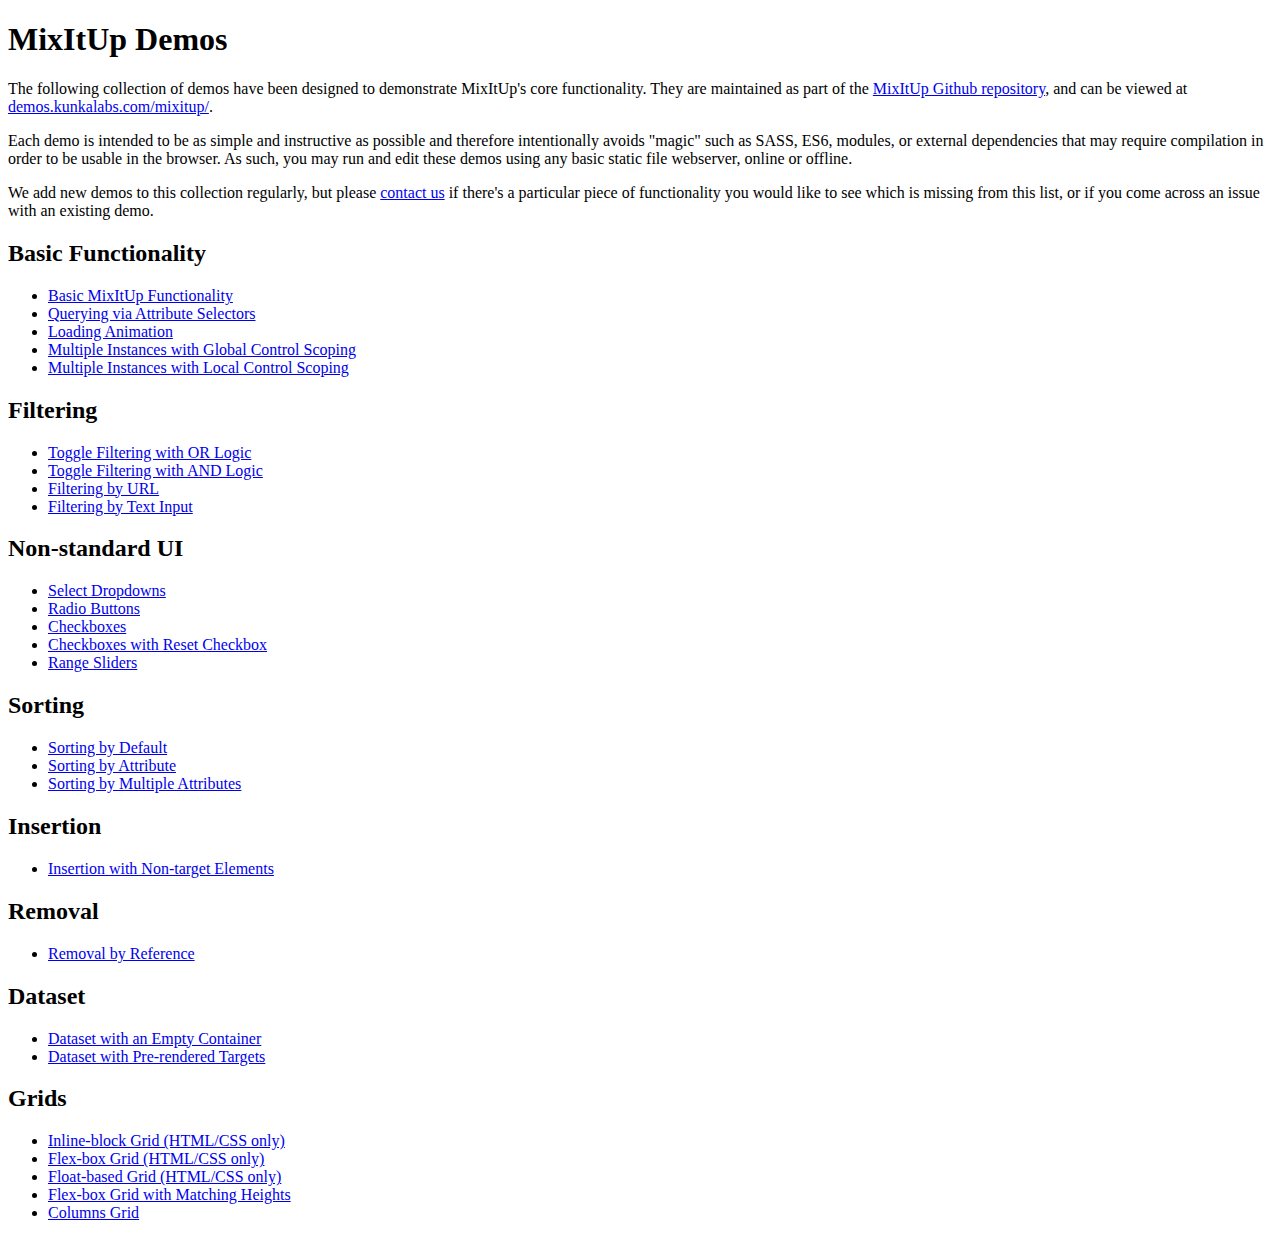
<file: files/bouncy/libs/mixitup/demos/index.html>
<!DOCTYPE html>
<html>
    <head>
        <title>MixItUp Demos</title>
    </head>
    <body>
        <h1>MixItUp Demos</h1>

        <p>The following collection of demos have been designed to demonstrate MixItUp's core functionality. They are maintained as part of the <a href="https://github.com/patrickkunka/mixitup/tree/v3/demos">MixItUp Github repository</a>, and can be viewed at <a href="http://demos.kunkalabs.com/mixitup">demos.kunkalabs.com/mixitup/</a>.</p>

        <p>Each demo is intended to be as simple and instructive as possible and therefore intentionally avoids "magic" such as SASS, ES6, modules, or external dependencies that may require compilation in order to be usable in the browser. As such, you may run and edit these demos using any basic static file webserver, online or offline.</p>

        <p>We add new demos to this collection regularly, but please <a href="https://www.kunkalabs.com/contact-us/">contact us</a> if there's a particular piece of functionality you would like to see which is missing from this list, or if you come across an issue with an existing demo.</p>

        <h2>Basic Functionality</h2>

        <ul>
            <li><a href="./basic/">Basic MixItUp Functionality</a></li>
            <li><a href="./attribute-selectors/">Querying via Attribute Selectors</a></li>
            <li><a href="./loading-animation/">Loading Animation</a></li>
            <li><a href="./multiple-instances-global-control-scoping/">Multiple Instances with Global Control Scoping</a></li>
            <li><a href="./multiple-instances-local-control-scoping/">Multiple Instances with Local Control Scoping</a></li>
        </ul>

        <h2>Filtering</h2>

        <ul>
            <li><a href="./toggle-filtering-or-logic/">Toggle Filtering with OR Logic</a></li>
            <li><a href="./toggle-filtering-and-logic/">Toggle Filtering with AND Logic</a></li>
            <li><a href="./filtering-by-url/">Filtering by URL</a></li>
            <li><a href="./filtering-by-text-input/">Filtering by Text Input</a></li>
        </ul>

        <h2>Non-standard UI</h2>

        <ul>
            <li><a href="./select-dropdowns/">Select Dropdowns</a></li>
            <li><a href="./radio-buttons/">Radio Buttons</a></li>
            <li><a href="./checkboxes/">Checkboxes</a></li>
            <li><a href="./checkboxes-with-reset-checkbox/">Checkboxes with Reset Checkbox</a></li>
            <li><a href="./filtering-by-range/">Range Sliders</a></li>
        </ul>

        <h2>Sorting</h2>

        <ul>
            <li><a href="./sorting-by-default/">Sorting by Default</a></li>
            <li><a href="./sorting-by-attribute/">Sorting by Attribute</a></li>
            <li><a href="./sorting-by-multiple-attributes/">Sorting by Multiple Attributes</a></li>
        </ul>

        <h2>Insertion</h2>

        <ul>
            <li><a href="./insertion-non-target-elements/">Insertion with Non-target Elements</a></li>
        </ul>

        <h2>Removal</h2>

        <ul>
            <li><a href="./removal-by-reference/">Removal by Reference</a></li>
        </ul>

        <h2>Dataset</h2>

        <ul>
            <li><a href="./dataset-empty-container/">Dataset with an Empty Container</a></li>
            <li><a href="./dataset-pre-rendered-targets/">Dataset with Pre-rendered Targets</a></li>
        </ul>

        <h2>Grids</h2>

        <ul>
            <li><a href="./grid-inline-block/">Inline-block Grid (HTML/CSS only)</a></li>
            <li><a href="./grid-flex-box/">Flex-box Grid (HTML/CSS only)</a></li>
            <li><a href="./grid-floats/">Float-based Grid (HTML/CSS only)</a></li>
            <li><a href="./grid-flex-box-matching-heights/">Flex-box Grid with Matching Heights</a></li>
            <li><a href="./grid-columns/">Columns Grid</a></li>
        </ul>
    </body>
</html>
</file>
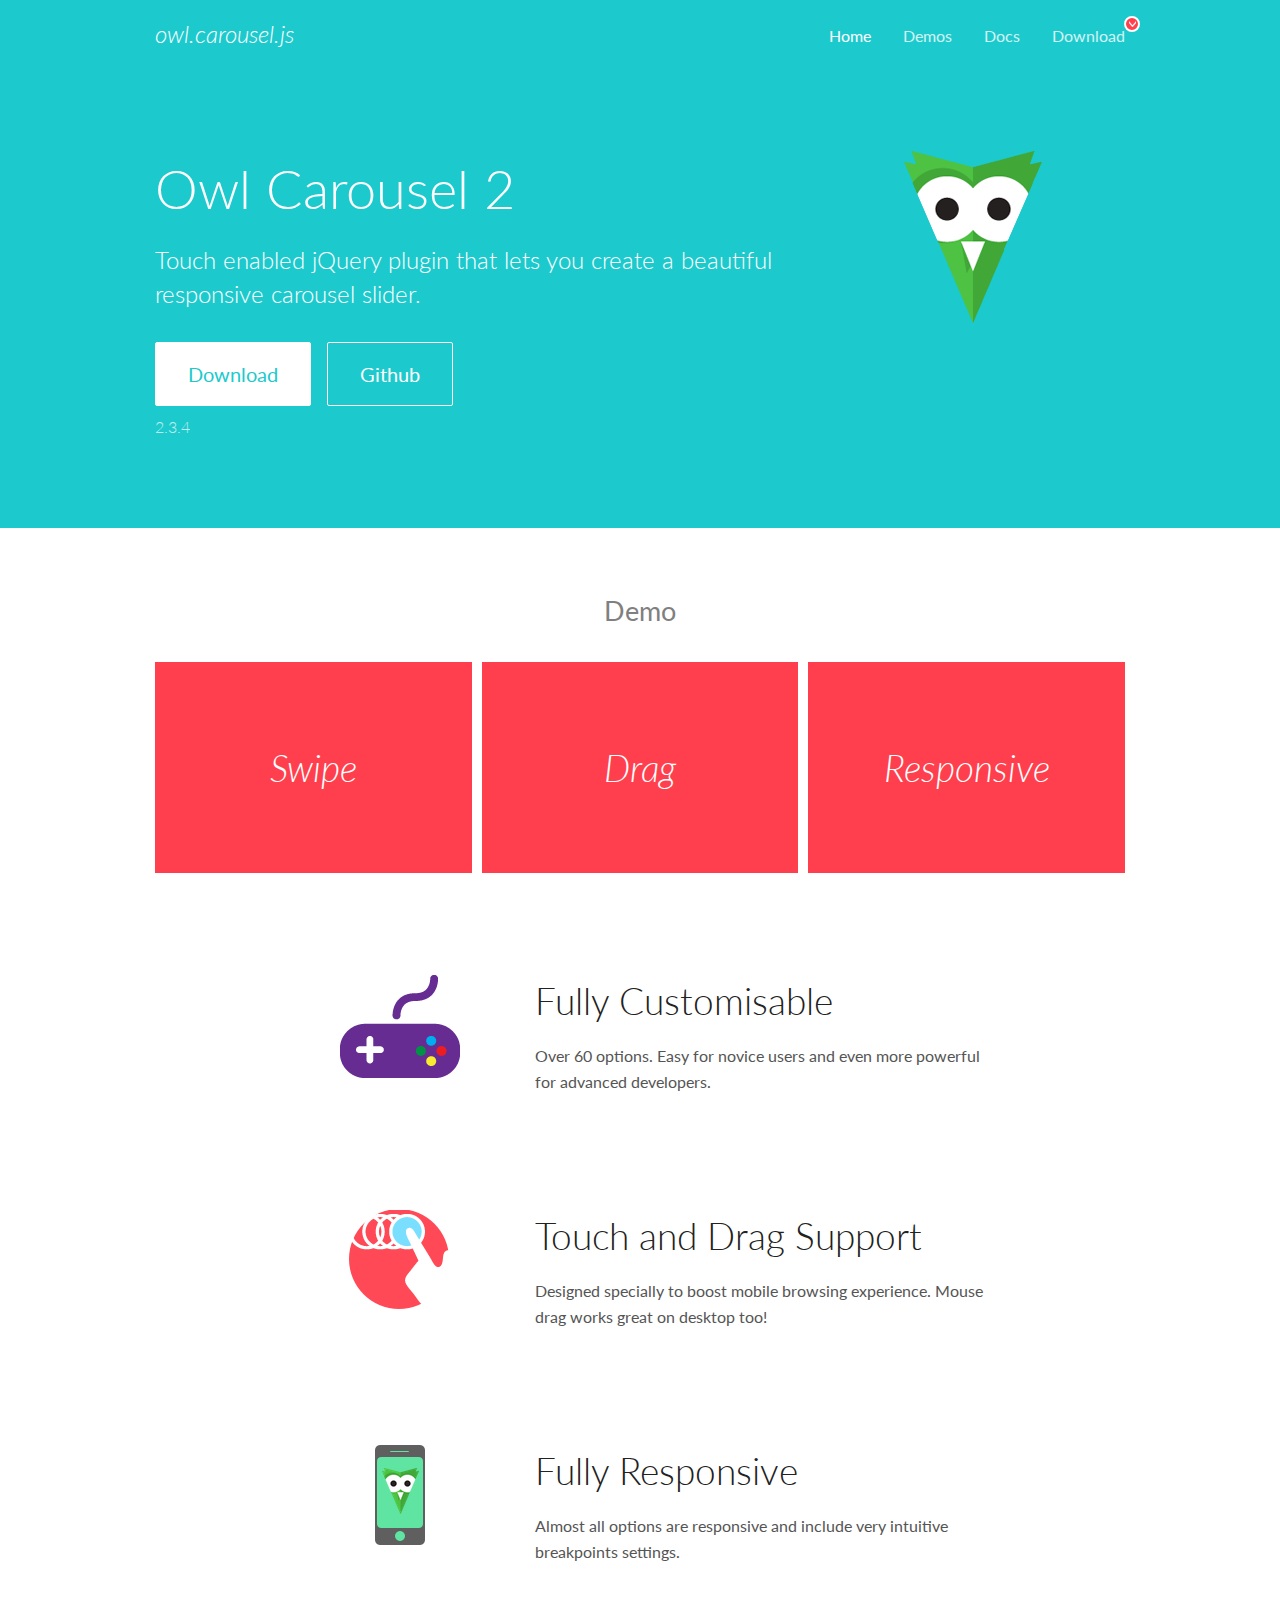
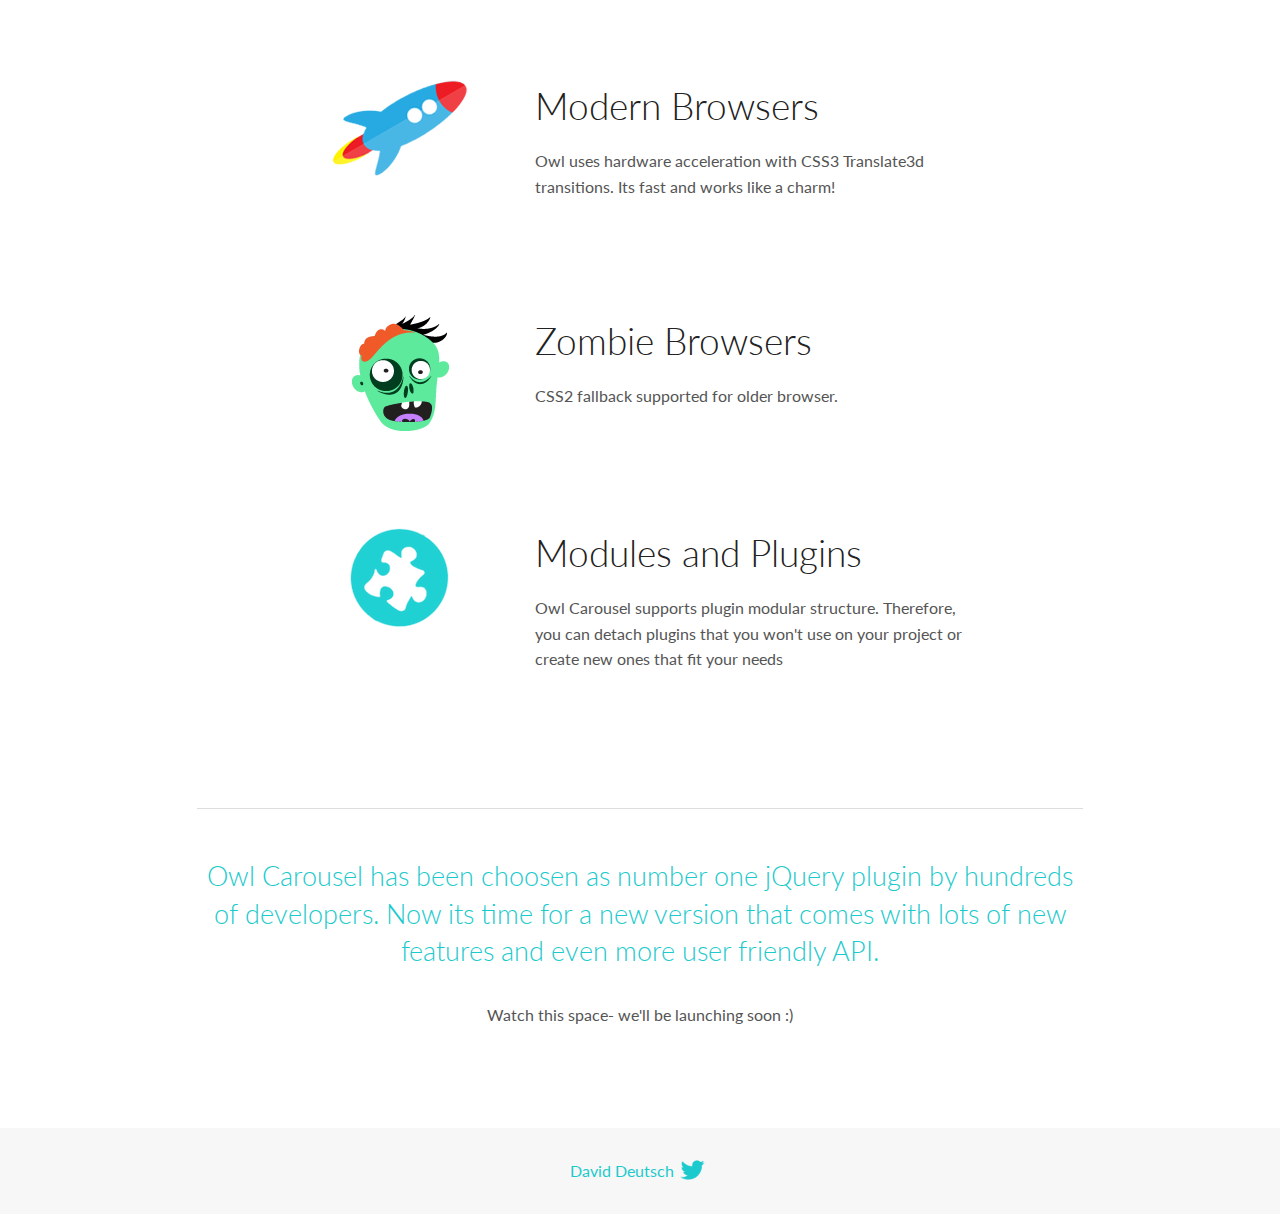
<file: files/bouncy/libs/OwlCarousel2-2.3.4/docs/index.html>
<!DOCTYPE html>
<html lang="en">
  <head>

    <!-- head -->
    <meta charset="utf-8">
    <meta name="msapplication-tap-highlight" content="no" />
    <meta name="viewport" content="width=device-width, initial-scale=1.0" />
    <meta name="description" content="Touch enabled jQuery plugin that lets you create beautiful responsive carousel slider.">
    <meta name="author" content="David Deutsch">
    <title>
      Home | Owl Carousel | 2.3.4
    </title>

    <!-- Stylesheets -->
    <link href='https://fonts.googleapis.com/css?family=Lato:300,400,700,400italic,300italic' rel='stylesheet' type='text/css'>
    <link rel="stylesheet" href="assets/css/docs.theme.min.css">

    <!-- Owl Stylesheets -->
    <link rel="stylesheet" href="assets/owlcarousel/assets/owl.carousel.min.css">
    <link rel="stylesheet" href="assets/owlcarousel/assets/owl.theme.default.min.css">

    <!-- HTML5 shim and Respond.js IE8 support of HTML5 elements and media queries -->

    <!--[if lt IE 9]>
      <script src="https://oss.maxcdn.com/libs/html5shiv/3.7.0/html5shiv.js"></script>
      <script src="https://oss.maxcdn.com/libs/respond.js/1.3.0/respond.min.js"></script>
    <![endif]-->

    <!-- Favicons -->
    <link rel="apple-touch-icon-precomposed" sizes="144x144" href="assets/ico/apple-touch-icon-144-precomposed.png">
    <link rel="shortcut icon" href="assets/ico/favicon.png">
    <link rel="shortcut icon" href="favicon.ico">

    <!-- Yeah i know js should not be in header. Its required for demos.-->

    <!-- javascript -->
    <script src="assets/vendors/jquery.min.js"></script>
    <script src="assets/owlcarousel/owl.carousel.js"></script>
  </head>
  <body>

    <!-- header -->
    <header class="header">
      <div class="row">
        <div class="large-12 columns">
          <div class="brand left">
            <h3>
              <a href="/OwlCarousel2/">owl.carousel.js</a> 
            </h3>
          </div>
          <a id="toggle-nav" class="right">
            <span></span> <span></span> <span></span> 
          </a> 
          <div class="nav-bar">
            <ul class="clearfix">
              <li class="active">
                <a href="/OwlCarousel2/index.html">Home</a> 
              </li>
              <li> <a href="/OwlCarousel2/demos/demos.html">Demos</a>  </li>
              <li> <a href="/OwlCarousel2/docs/started-welcome.html">Docs</a>  </li>
              <li>
                <a href="https://github.com/OwlCarousel2/OwlCarousel2/archive/2.3.4.zip">Download</a> 
                <span class="download"></span> 
              </li>
            </ul>
          </div>
        </div>
      </div>
    </header>

    <!-- home panel -->
    <section id="hero">
      <div class="row">
        <div class="large-8 medium-8 columns">
          <h1>Owl Carousel 2</h1>
          <h4>Touch enabled jQuery plugin that lets you create a beautiful responsive carousel slider.</h4>
          <a href="https://github.com/OwlCarousel2/OwlCarousel2/archive/2.3.4.zip" class="hero-button">Download</a> 
          <a href="https://github.com/OwlCarousel2/OwlCarousel2" class="hero-button outline">Github</a> 
          <p>2.3.4</p>
        </div>
        <div class="large-4 medium-4 columns">
          <img class="owl-logo" src="assets/img/owl-logo.png" alt="mr. Owl">
        </div>
      </div>
    </section>

    <!-- body -->
    <div class="home-demo">
      <div class="row">
        <div class="large-12 columns">
          <h3>Demo</h3>
          <div class="owl-carousel">
            <div class="item">
              <h2>Swipe</h2>
            </div>
            <div class="item">
              <h2>Drag</h2>
            </div>
            <div class="item">
              <h2>Responsive</h2>
            </div>
            <div class="item">
              <h2>CSS3</h2>
            </div>
            <div class="item">
              <h2>Fast</h2>
            </div>
            <div class="item">
              <h2>Easy</h2>
            </div>
            <div class="item">
              <h2>Free</h2>
            </div>
            <div class="item">
              <h2>Upgradable</h2>
            </div>
            <div class="item">
              <h2>Tons of options</h2>
            </div>
            <div class="item">
              <h2>Infinity</h2>
            </div>
            <div class="item">
              <h2>Auto Width</h2>
            </div>
          </div>
        </div>
      </div>
    </div>
    <script>
      var owl = $('.owl-carousel');
      owl.owlCarousel({
        margin: 10,
        loop: true,
        responsive: {
          0: {
            items: 1
          },
          600: {
            items: 2
          },
          1000: {
            items: 3
          }
        }
      })
    </script>

    <!-- features -->
    <div id="features">
      <div class="row">
        <div class="small-12 medium-9 small-centered columns">
          <section class="row feature">
            <div class="medium-4 small-12 columns">
              <img src="assets/img/feature-options.png" alt="">
            </div>
            <div class="medium-8 small-12 columns">
              <h2>Fully Customisable</h2>
              <p>Over 60 options. Easy for novice users and even more powerful for advanced developers.</p>
            </div>
          </section>
          <section class="row feature">
            <div class="medium-4 small-12 columns">
              <img src="assets/img/feature-drag.png" alt="">
            </div>
            <div class="medium-8 small-12 columns">
              <h2>Touch and Drag Support</h2>
              <p>Designed specially to boost mobile browsing experience. Mouse drag works great on desktop too!</p>
            </div>
          </section>
          <section class="row feature">
            <div class="medium-4 small-12 columns">
              <img src="assets/img/feature-responsive.png" alt="">
            </div>
            <div class="medium-8 small-12 columns">
              <h2>Fully Responsive</h2>
              <p>Almost all options are responsive and include very intuitive breakpoints settings.</p>
            </div>
          </section>
          <section class="row feature">
            <div class="medium-4 small-12 columns">
              <img src="assets/img/feature-modern.png" alt="">
            </div>
            <div class="medium-8 small-12 columns">
              <h2>Modern Browsers</h2>
              <p>Owl uses hardware acceleration with CSS3 Translate3d transitions. Its fast and works like a charm! </p>
            </div>
          </section>
          <section class="row feature">
            <div class="medium-4 small-12 columns">
              <img src="assets/img/feature-zombie.png" alt="">
            </div>
            <div class="medium-8 small-12 columns">
              <h2>Zombie Browsers</h2>
              <p>CSS2 fallback supported for older browser.</p>
            </div>
          </section>
          <section class="row feature">
            <div class="medium-4 small-12 columns">
              <img src="assets/img/feature-module.png" alt="">
            </div>
            <div class="medium-8 small-12 columns">
              <h2>Modules and Plugins</h2>
              <p>Owl Carousel supports plugin modular structure. Therefore, you can detach plugins that you won&#x27;t use on your project or create new ones that fit your needs</p>
            </div>
          </section>
        </div>
      </div>
    </div>

    <!-- footer -->
    <section id="teaser-text">
      <div class="row">
        <div class="small-12 medium-11 small-centered columns">
          <hr>
          <h3 id="owl-carousel-has-been-choosen-as-number-one-jquery-plugin-by-hundreds-of-developers-now-its-time-for-a-new-version-that-comes-with-lots-of-new-features-and-even-more-user-friendly-api-">Owl Carousel has been choosen as number one jQuery plugin by hundreds of developers. Now its time for a new version that comes with lots of new features and even more user friendly API.</h3>
          <p>Watch this space- we&#39;ll be launching soon :)</p>
        </div>
      </div>
    </section>

    <!-- footer -->
    <footer class="footer">
      <div class="row">
        <div class="large-12 columns">
          <h5>
            <a href="/OwlCarousel2/docs/support-contact.html">David Deutsch</a> 
            <a id="custom-tweet-button" href="https://twitter.com/share?url=https://github.com/OwlCarousel2/OwlCarousel2&text=Owl Carousel - This is so awesome! " target="_blank"></a> 
          </h5>
        </div>
      </div>
    </footer>

    <!-- vendors -->
    <script src="assets/vendors/highlight.js"></script>
    <script src="assets/js/app.js"></script>
  </body>
</html>
</file>
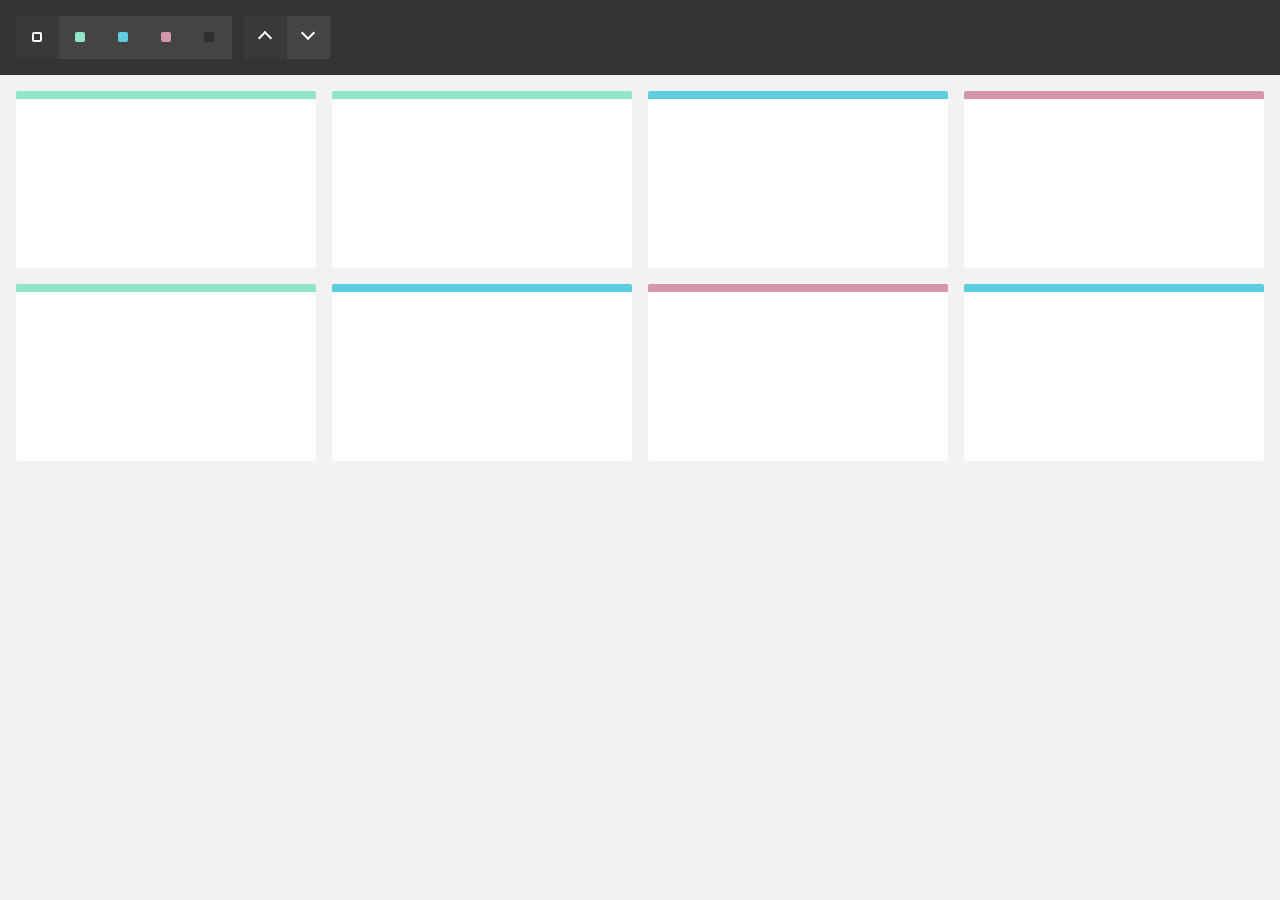
<file: files/bouncy/libs/mixitup/demos/attribute-selectors/index.html>
<!DOCTYPE html>
<html>
    <head>
        <meta name="viewport" content="width=device-width, initial-scale=1">

        <link href="../reset.css" rel="stylesheet"/>
        <link href="./style.css" rel="stylesheet"/>

        <title>MixItUp Demo - Querying via Attribute Selectors</title>
    </head>
    <body>
        <div class="controls">
            <button type="button" class="control" data-filter="all">All</button>
            <button type="button" class="control" data-filter=".green">Green</button>
            <button type="button" class="control" data-filter=".blue">Blue</button>
            <button type="button" class="control" data-filter=".pink">Pink</button>
            <button type="button" class="control" data-filter="none">None</button>

            <button type="button" class="control" data-sort="default:asc">Asc</button>
            <button type="button" class="control" data-sort="default:desc">Desc</button>
        </div>

        <div class="container" data-ref="mixitup-container">
            <div class="item green" data-ref="mixitup-target"></div>
            <div class="item green" data-ref="mixitup-target"></div>
            <div class="item blue" data-ref="mixitup-target"></div>
            <div class="item pink" data-ref="mixitup-target"></div>
            <div class="item green" data-ref="mixitup-target"></div>
            <div class="item blue" data-ref="mixitup-target"></div>
            <div class="item pink" data-ref="mixitup-target"></div>
            <div class="item blue" data-ref="mixitup-target"></div>

            <div class="gap"></div>
            <div class="gap"></div>
            <div class="gap"></div>
        </div>

        <script src="../mixitup.min.js"></script>

        <script>
            var containerEl = document.querySelector('[data-ref~="mixitup-container"]');

            var mixer = mixitup(containerEl, {
                selectors: {
                    target: '[data-ref~="mixitup-target"]'
                }
            });
        </script>
    </body>
</html>
</file>
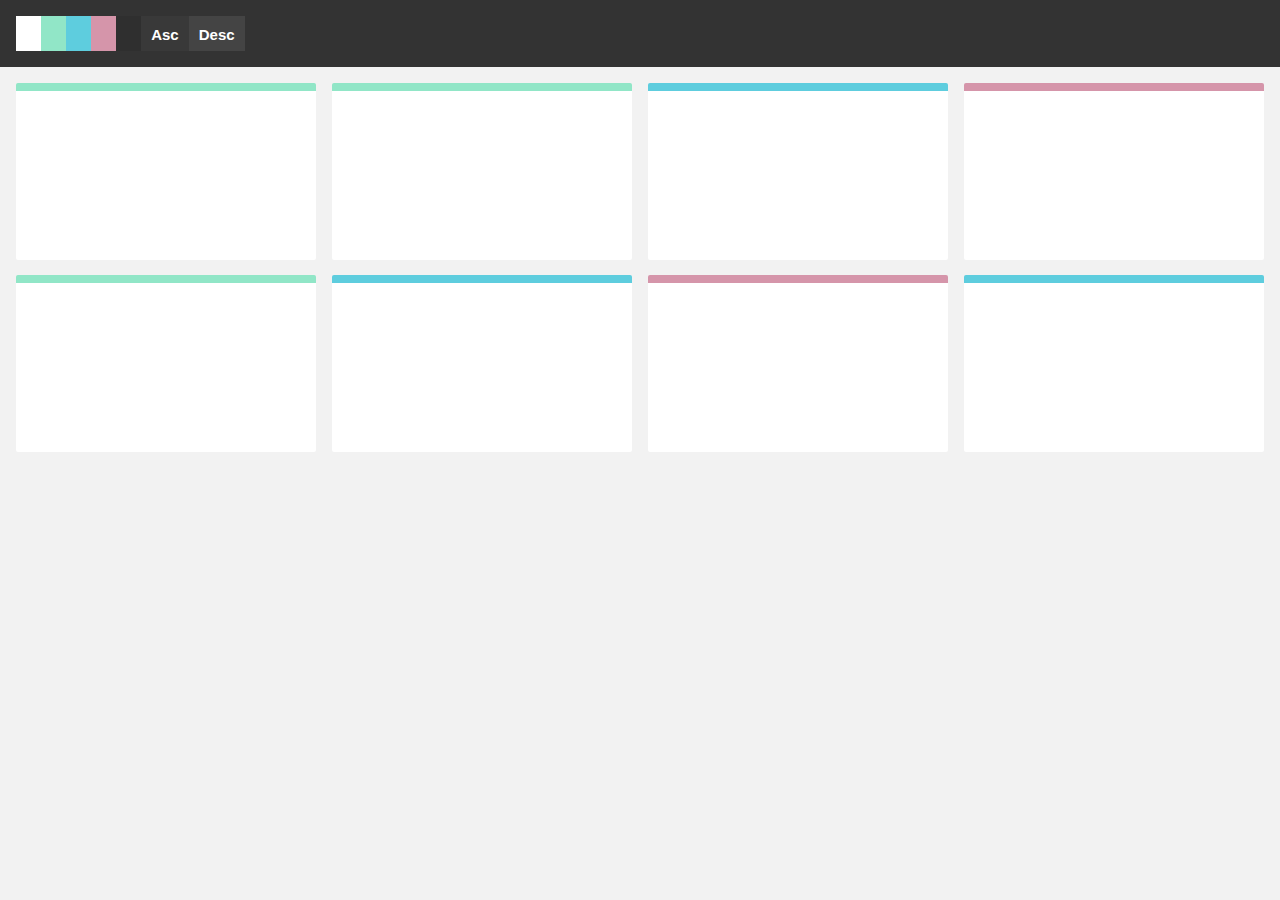
<file: files/bouncy/libs/mixitup/demos/basic-ie-8/index.html>
<!DOCTYPE html>
<html>
    <head>
        <meta name="viewport" content="width=device-width, initial-scale=1">

        <link href="../reset.css" rel="stylesheet"/>
        <link href="./style.css" rel="stylesheet"/>

        <title>MixItUp Demo - Basic (IE8 Compatible Layout)</title>
    </head>
    <body>
        <div class="controls">
            <button type="button" class="control" data-filter="all"></button>
            <button type="button" class="control" data-filter=".green"></button>
            <button type="button" class="control" data-filter=".blue"></button>
            <button type="button" class="control" data-filter=".pink"></button>
            <button type="button" class="control" data-filter="none"></button>

            <button type="button" class="control" data-sort="default:asc">Asc</button>
            <button type="button" class="control" data-sort="default:desc">Desc</button>
        </div>

        <div class="container">
            <div class="mix green"></div>
            <div class="mix green"></div>
            <div class="mix blue"></div>
            <div class="mix pink"></div>
            <div class="mix green"></div>
            <div class="mix blue"></div>
            <div class="mix pink"></div>
            <div class="mix blue"></div>

            <div class="gap"></div>
            <div class="gap"></div>
            <div class="gap"></div>
        </div>

        <script src="../mixitup.min.js"></script>

        <script>
            var containerEl = document.querySelector('.container');

            var mixer = mixitup(containerEl);
        </script>
    </body>
</html>
</file>
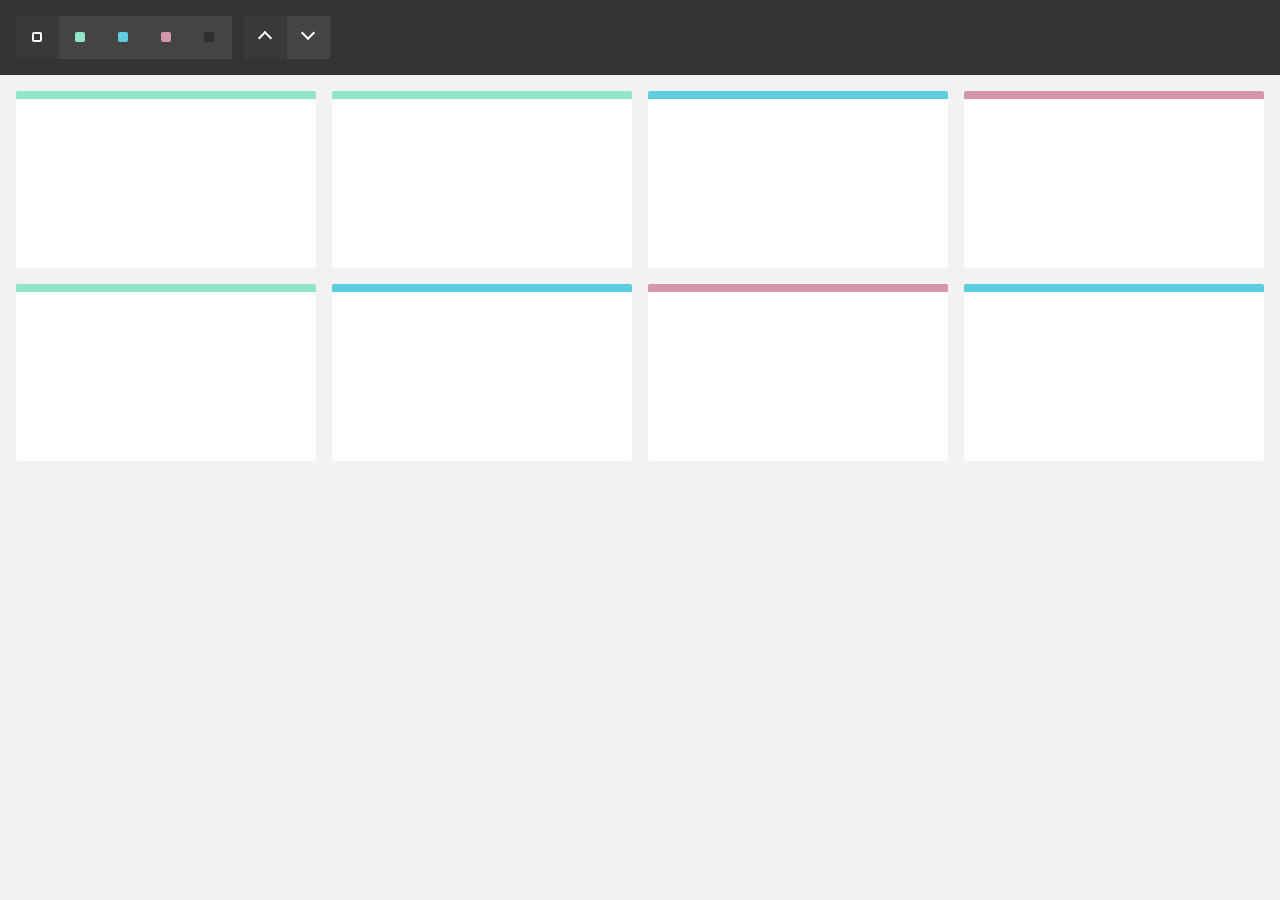
<file: files/bouncy/libs/mixitup/demos/basic/index.html>
<!DOCTYPE html>
<html>
    <head>
        <meta name="viewport" content="width=device-width, initial-scale=1">

        <link href="../reset.css" rel="stylesheet"/>
        <link href="./style.css" rel="stylesheet"/>

        <title>MixItUp Demo - Basic</title>
    </head>
    <body>
        <div class="controls">
            <button type="button" class="control" data-filter="all">All</button>
            <button type="button" class="control" data-filter=".green">Green</button>
            <button type="button" class="control" data-filter=".blue">Blue</button>
            <button type="button" class="control" data-filter=".pink">Pink</button>
            <button type="button" class="control" data-filter="none">None</button>

            <button type="button" class="control" data-sort="default:asc">Asc</button>
            <button type="button" class="control" data-sort="default:desc">Desc</button>
        </div>

        <div class="container">
            <div class="mix green"></div>
            <div class="mix green"></div>
            <div class="mix blue"></div>
            <div class="mix pink"></div>
            <div class="mix green"></div>
            <div class="mix blue"></div>
            <div class="mix pink"></div>
            <div class="mix blue"></div>

            <div class="gap"></div>
            <div class="gap"></div>
            <div class="gap"></div>
        </div>

        <script src="../mixitup.min.js"></script>

        <script>
            var containerEl = document.querySelector('.container');

            var mixer = mixitup(containerEl);
        </script>
    </body>
</html>
</file>
<file: files/bouncy/css/main.css>
header {
  background: url("../img/bgc1.jpg") no-repeat top center;
  background-size: 100%;
  color: #fff;
  text-align: center; }
  header .top_header {
    padding-top: 45px; }
    header .top_header .logo {
      float: left; }
  header .menu {
    float: right; }
    header .menu ul {
      list-style: none; }
      header .menu ul li {
        display: inline-block; }
        header .menu ul li a {
          text-decoration: none;
          outline: none;
          padding: 5px 15px;
          color: #fff;
          font-size: 16px; }
          header .menu ul li a:hover {
            -webkit-transition: 0.8s;
            transition: 0.8s;
            border: 1px solid #fff;
            -webkit-border-radius: 35px;
                    border-radius: 35px; }

.we {
  background: url("../img/bgc2.jpg") no-repeat top center;
  background-size: 100%;
  text-align: center; }
  .we .top_text {
    text-transform: uppercase;
    padding-top: 230px;
    color: #fff;
    font-size: 35px; }
  .we .text {
    padding: 40px 0 230px 0;
    color: #fff;
    font-size: 16px; }
  .we .btn {
    padding-bottom: 80px; }

.bouncy .top_text {
  text-transform: uppercase;
  color: #333b46;
  font-size: 20px;
  padding-top: 90px; }

.bouncy .text {
  padding-top: 40px;
  color: #81868e;
  font-size: 14px;
  padding-bottom: 20px; }
  .bouncy .text #more {
    display: none; }

.bouncy .btn2 {
  text-decoration: none;
  outline: none;
  width: 120px;
  color: #333b46;
  padding: 5px 5px 6px 22px;
  border: 1px solid #000;
  -webkit-border-radius: 35px;
          border-radius: 35px;
  cursor: pointer; }

.bouncy img {
  padding: 75px 0 55px 0; }

.about {
  background-color: #f3f3f3; }
  .about .top_text {
    text-transform: uppercase;
    text-align: center;
    color: #333b46;
    font-size: 20px;
    padding-top: 70px; }
  .about .text {
    text-align: center;
    color: #999;
    font-size: 14px;
    padding-top: 35px; }
  .about .about_img {
    text-align: center;
    margin: 55px 0 50px 0; }
    .about .about_img a {
      display: inline-block;
      margin: 0 10px; }
      .about .about_img a .circle {
        width: 55px;
        height: 55px;
        background-color: #81868e;
        -webkit-border-radius: 50%;
                border-radius: 50%;
        line-height: 50px; }
        .about .about_img a .circle:active {
          background-color: #19bd9a; }
        .about .about_img a .circle:hover {
          background-color: #19bd9a; }
  .about .left_top_text {
    color: #333;
    font-size: 20px;
    padding-bottom: 35px; }
  .about .left_text {
    color: #666;
    font-size: 16px; }
  .about .right_text {
    color: #81868e;
    font-size: 14px;
    padding: 65px 0 100px 0; }

.hidden {
  display: none; }

.services {
  background-color: #f9f9f9; }
  .services .top_text {
    text-align: center;
    text-transform: uppercase;
    font-size: 20px;
    color: #333b46;
    padding-top: 80px; }
  .services .text {
    text-align: center;
    font-size: 14px;
    color: #81868e;
    padding: 35px 0 55px 0; }
  .services .services_img ul {
    list-style: none; }
    .services .services_img ul li {
      margin-top: 12px; }
      .services .services_img ul li a .circle {
        width: 55px;
        height: 55px;
        background-color: #81868e;
        -webkit-border-radius: 50%;
                border-radius: 50%;
        line-height: 48px;
        padding-left: 13px; }
        .services .services_img ul li a .circle:active {
          background-color: #19bd9a; }
  .services .top_text2 {
    color: #333;
    font-size: 20px;
    padding-bottom: 40px; }
  .services .mid_text {
    padding-bottom: 30px;
    font-size: 16px;
    color: #81868e; }
  .services .text2 {
    font-size: 14px;
    color: #81868e;
    padding-bottom: 140px; }
  .services .picture {
    text-align: center;
    padding-top: 80px; }
    .services .picture ul {
      list-style: none; }
      .services .picture ul li {
        display: inline-block;
        padding-right: 7px; }
        .services .picture ul li .text3 {
          font-size: 16px;
          color: #999;
          padding-top: 20px; }

.pc {
  background: url("../img/bgc3.jpg") no-repeat top center;
  background-size: 100%; }
  .pc .top_text {
    font-size: 20px;
    color: #fff;
    text-transform: uppercase;
    padding: 105px 0 50px 0; }
  .pc .mid_text {
    font-size: 16px;
    color: #99cccc; }
  .pc .second_text {
    font-size: 14px;
    text-transform: uppercase;
    color: #99cccc;
    padding: 25px 0 7px 0; }
  .pc .third_text {
    text-transform: uppercase;
    font-size: 14px;
    color: #99cccc;
    padding-bottom: 100px; }
  .pc .photo_pc {
    position: relative;
    z-index: 2;
    top: -40px; }

.portfolio {
  background-color: #f9f9f9;
  text-align: center;
  padding-bottom: 22px; }
  .portfolio .top_text {
    text-transform: uppercase;
    font-size: 20px;
    color: #333;
    font-weight: 300;
    padding: 90px 0 35px; }
  .portfolio .text {
    font-size: 14px;
    color: #999;
    padding-bottom: 35px; }
  .portfolio .my_wrapp a img {
    height: 361px;
    width: 270px;
    padding-bottom: 15px; }
  .portfolio .my_wrapp .port_buttons {
    padding-bottom: 55px; }
    .portfolio .my_wrapp .port_buttons button {
      border: none;
      outline: none;
      padding: 5px 10px;
      margin: 0 5px 0 5px;
      background-color: #f9f9f9; }
    .portfolio .my_wrapp .port_buttons button.mixitup-control-active {
      border-bottom: 2px solid #99cccc; }
  .portfolio .my_wrapp .col-md-3 {
    text-align: center;
    display: inline-block;
    position: relative;
    cursor: pointer;
    overflow: hidden; }
    .portfolio .my_wrapp .col-md-3 img {
      height: 361px; }
    .portfolio .my_wrapp .col-md-3 .tools_description {
      text-align: center;
      background-color: rgba(0, 0, 0, 0.8);
      position: absolute;
      height: 96%;
      width: 100%;
      top: 400px;
      -webkit-transition: all .3s ease;
      transition: all .3s ease;
      padding-top: 120px; }
      .portfolio .my_wrapp .col-md-3 .tools_description .top {
        text-transform: uppercase;
        color: #00cc99;
        font-size: 20px;
        font-weight: 300; }
      .portfolio .my_wrapp .col-md-3 .tools_description .text {
        color: #99cccc;
        font-size: 14px; }
    .portfolio .my_wrapp .col-md-3:hover .tools_description {
      top: 0; }

.team {
  padding-bottom: 100px; }
  .team .top_text {
    text-transform: uppercase;
    text-align: center;
    padding-top: 75px;
    font-size: 20px;
    color: #333b46; }
  .team .text {
    text-align: center;
    padding: 40px 0 60px;
    font-size: 14px;
    color: #81868e; }
  .team .owl-carousel .item img {
    width: 30%;
    float: left;
    padding-bottom: 50px; }
  .team .owl-carousel .item .text2 {
    float: right;
    text-align: right; }
    .team .owl-carousel .item .text2 .top_text2 {
      font-size: 20px;
      color: #464646;
      padding: 25px 0 10px; }
    .team .owl-carousel .item .text2 .middle_text {
      text-transform: uppercase;
      font-size: 14px;
      color: #81868e; }
    .team .owl-carousel .item .text2 .bottom_text {
      font-size: 14px;
      color: #81868e;
      padding: 30px 0 35px; }
    .team .owl-carousel .item .text2 .skills {
      text-align: left; }
      .team .owl-carousel .item .text2 .skills ul li {
        list-style: none; }
        .team .owl-carousel .item .text2 .skills ul li img {
          padding-bottom: 30px;
          width: 100%; }

.contactUs1 {
  background: url("../img/bgc4.jpg");
  text-align: center; }
  .contactUs1 .text {
    color: #fff;
    font-size: 20px;
    padding: 60px 0 25px; }
  .contactUs1 .btn3 {
    padding-bottom: 60px; }
    .contactUs1 .btn3 a {
      border: 1px solid #fff;
      -webkit-border-radius: 25px;
              border-radius: 25px;
      color: #fff;
      text-decoration: none;
      outline: none;
      width: 140px;
      padding: 10px 25px 10px 25px;
      font-size: 16px;
      cursor: pointer; }

.testimonials {
  background-color: #f3f3f3;
  text-align: center;
  padding-bottom: 100px; }
  .testimonials .top_text {
    text-transform: uppercase;
    font-size: 20px;
    color: #333b46;
    padding: 77px 0 35px; }
  .testimonials .text {
    font-size: 14px;
    color: #81868e;
    padding-bottom: 60px; }
  .testimonials .owl-theme {
    padding: 50px 0;
    background-color: #fff;
    text-align: left; }
    .testimonials .owl-theme .owl-carousel .item img {
      width: 20%;
      float: left;
      padding: 0 0 15px 65px; }
    .testimonials .owl-theme .owl-carousel .item .text2 {
      float: right; }
      .testimonials .owl-theme .owl-carousel .item .text2 .top_text2 {
        color: #999;
        font-size: 16px;
        padding-right: 100px; }
      .testimonials .owl-theme .owl-carousel .item .text2 .middle_text2 {
        color: #00cc99;
        font-size: 16px;
        text-transform: uppercase;
        padding-top: 30px; }
      .testimonials .owl-theme .owl-carousel .item .text2 .bottom_text2 {
        color: #333;
        font-size: 14px;
        text-transform: uppercase; }

.news {
  background: url("../img/bgc5.jpg") no-repeat top center;
  background-size: 100%; }
  .news .item .top_text1 {
    font-size: 20px;
    color: #fff;
    text-transform: uppercase;
    padding: 70px 0 25px; }
  .news .item .text1 {
    color: #99cccc;
    font-size: 14px;
    padding: 35px 0 50px; }
  .news .item .top_text2 {
    font-size: 20px;
    color: #ccccff; }
  .news .item .middle_text1 {
    font-size: 14px;
    color: #00cc99;
    text-transform: uppercase; }
  .news .item .middle_text2 {
    font-size: 14px;
    color: #333;
    padding: 15px 0 50px; }
  .news .item .text2 {
    color: #999; }
    .news .item .text2 .morecontent span {
      display: none; }
    .news .item .text2 .morelink {
      display: block;
      text-decoration: none;
      outline: none;
      color: #99cccc;
      font-size: 16px;
      cursor: pointer;
      padding: 40px 0 0px; }

.price {
  text-align: center;
  background-color: #f3f3f3;
  padding-bottom: 100px; }
  .price .top_text {
    font-size: 20px;
    color: #333;
    text-transform: uppercase;
    padding: 75px 0 40px; }
  .price .text {
    font-size: 14px;
    color: #999;
    padding-bottom: 60px; }
  .price .tools {
    display: inline-block;
    position: relative;
    cursor: pointer;
    overflow: hidden; }
    .price .tools:hover .tools_1 {
      top: 0; }
    .price .tools .text1 {
      border: 1px;
      background-color: #00cc99;
      font-size: 20px;
      text-transform: uppercase;
      color: #fff;
      width: 235px;
      height: 67px;
      padding-top: 20px; }
    .price .tools .text_2_3 {
      border: 1px;
      background-color: #fff;
      width: 235px; }
      .price .tools .text_2_3 .text2 {
        text-transform: uppercase;
        color: #33cc99;
        font-size: 43px;
        padding-top: 70px; }
      .price .tools .text_2_3 .text3 {
        font-size: 20px;
        color: #333;
        padding-bottom: 105px; }
    .price .tools .tools_1 {
      position: absolute;
      height: 100%;
      width: 235px;
      top: 400px;
      -webkit-transition: all .6s ease;
      transition: all .6s ease; }
      .price .tools .tools_1 .text4 {
        font-size: 14px;
        color: #999;
        background-color: #fff;
        text-align: left;
        padding: 30px 0 30px 30px;
        line-height: 2.5;
        width: 235px; }
      .price .tools .tools_1 .text5 {
        background-color: #00cc99;
        font-size: 16px;
        width: 235px;
        height: 70px;
        padding-top: 20px; }
        .price .tools .tools_1 .text5 a {
          text-decoration: none;
          outline: none;
          color: #fff; }
</file>
<file: files/bouncy/libs/owl-carousel/assets/js/google-code-prettify/prettify.css>
.com { color: #93a1a1; }
.lit { color: #195f91; }
.pun, .opn, .clo { color: #93a1a1; }
.fun { color: #dc322f; }
.str, .atv { color: #ff8a3c; }
.kwd, .prettyprint .tag { color: #195f91; }
.typ, .atn, .dec, .var { color: #3fbf79; }
.pln { color: #48484c; }
.pun{ color:#48484c; }
pre.prettyprint {
  padding: 20px;
  background-color: #f3f3f3;
  border: 0px solid #e1e1e8;
}


/* Specify class=linenums on a pre to get line numbering */
ol.linenums {
  margin: 0 0 0 40px; /* IE indents via margin-left */
}
ol.linenums li {
  padding-left: 12px;
  color: #bebec5;
  line-height: 20px;
  text-shadow: 0 1px 0 #fff;
}
</file>
<file: files/bouncy/libs/mixitup/demos/attribute-selectors/style.css>
html,
body {
    height: 100%;
    background: #f2f2f2;
}

*,
*:before,
*:after {
    box-sizing: border-box;
}

/* Controls
---------------------------------------------------------------------- */

.controls {
    padding: 1rem;
    background: #333;
    font-size: 0.1px;
}

.control {
    position: relative;
    display: inline-block;
    width: 2.7rem;
    height: 2.7rem;
    background: #444;
    cursor: pointer;
    font-size: 0.1px;
    color: white;
    transition: background 150ms;
}

.control:hover {
    background: #3f3f3f;
}

.control[data-filter]:after {
    content: '';
    position: absolute;
    width: 10px;
    height: 10px;
    top: calc(50% - 6px);
    left: calc(50% - 6px);
    border: 2px solid currentColor;
    border-radius: 2px;
    background: currentColor;
    transition: background-color 150ms, border-color 150ms;
}

.control[data-sort]:after {
    content: '';
    position: absolute;
    width: 10px;
    height: 10px;
    border-top: 2px solid;
    border-left: 2px solid;
    top: calc(50% - 6px);
    left: calc(50% - 6px);
    transform:  translateY(1px) rotate(45deg);
}

.control[data-sort*=":desc"]:after {
    transform:  translateY(-4px) rotate(-135deg);
}

.mixitup-control-active {
    background: #393939;
}

.mixitup-control-active[data-filter]:after {
    background: transparent;
}

.control:first-of-type {
    border-radius: 3px 0 0 3px;
}

.control:last-of-type {
    border-radius: 0 3px 3px 0;
}

.control[data-filter] + .control[data-sort] {
    margin-left: .75rem;
}

.control[data-filter=".green"] {
    color: #91e6c7;
}

.control[data-filter=".blue"] {
    color: #5ecdde;
}

.control[data-filter=".pink"] {
    color: #d595aa;
}

.control[data-filter="none"] {
    color: #2f2f2f;
}

/* Container
---------------------------------------------------------------------- */

.container {
    padding: 1rem;
    text-align: justify;
    font-size: 0.1px;
}

.container:after {
    content: '';
    display: inline-block;
    width: 100%;
}

/* Grid Items
---------------------------------------------------------------------- */

.item,
.gap {
    display: inline-block;
    vertical-align: top;
}

.item {
    background: #fff;
    border-top: .5rem solid currentColor;
    border-radius: 2px;
    margin-bottom: 1rem;
    position: relative;
}

.item:before {
    content: '';
    display: inline-block;
    padding-top: 56.25%;
}

.item.green {
    color: #91e6c7;
}

.item.pink {
    color: #d595aa;
}

.item.blue {
    color: #5ecdde;
}

/* Grid Breakpoints
---------------------------------------------------------------------- */

/* 2 Columns */

.item,
.gap {
    width: calc(100%/2 - (((2 - 1) * 1rem) / 2));
}

/* 3 Columns */

@media screen and (min-width: 541px) {
    .item,
    .gap {
        width: calc(100%/3 - (((3 - 1) * 1rem) / 3));
    }
}

/* 4 Columns */

@media screen and (min-width: 961px) {
    .item,
    .gap {
        width: calc(100%/4 - (((4 - 1) * 1rem) / 4));
    }
}

/* 5 Columns */

@media screen and (min-width: 1281px) {
    .item,
    .gap {
        width: calc(100%/5 - (((5 - 1) * 1rem) / 5));
    }
}
</file>
<file: files/bouncy/libs/mixitup/demos/basic-ie-8/style.css>
html,
body {
    height: 100%;
    background: #f2f2f2;
}

*,
*:before,
*:after {
    box-sizing: border-box;
}

/* Controls
---------------------------------------------------------------------- */

.controls {
    padding: 16px;
    background: #333;
    font-size: 0.1px;
}

.control {
    position: relative;
    display: inline-block;
    vertical-align: top;
    padding: 10px;
    font-size: 15px;
    height: 35px;
    min-width: 25px;
    background: #444;
    cursor: pointer;
    color: white;
    font-weight: 800;
    transition: background 150ms;
}

.control:hover {
    background: #3f3f3f;
}

.control[data-sort*=":desc"]:after {
    transform:  translateY(-4px) rotate(-135deg);
}

.mixitup-control-active {
    background: #393939;
}

.control[data-filter="all"] {
    background: #fff;
}

.control[data-filter=".green"] {
    background: #91e6c7;
}

.control[data-filter=".blue"] {
    background: #5ecdde;
}

.control[data-filter=".pink"] {
    background: #d595aa;
}

.control[data-filter="none"] {
    background: #2f2f2f;
}

/* Container
---------------------------------------------------------------------- */

.container {
    padding: 16px;
    text-align: justify;
    font-size: 0.1px;
}

.container:after {
    content: '';
    display: inline-block;
    width: 100%;
}

/* Target Elements
---------------------------------------------------------------------- */

.mix,
.gap {
    display: inline-block;
    vertical-align: top;
}

.mix {
    background: #fff;
    border-top: 8px solid transparent;
    border-radius: 2px;
    margin-bottom: 1.25%;
    position: relative;
}

.mix:before {
    content: '';
    display: inline-block;
    padding-top: 56.25%;
}

.mix.green {
    border-top-color: #91e6c7;
}

.mix.pink {
    border-top-color: #d595aa;
}

.mix.blue {
    border-top-color: #5ecdde;
}

.mix,
.gap {
    width: 24%;
}
</file>
<file: files/bouncy/libs/mixitup/demos/basic/style.css>
html,
body {
    height: 100%;
    background: #f2f2f2;
}

*,
*:before,
*:after {
    box-sizing: border-box;
}

/* Controls
---------------------------------------------------------------------- */

.controls {
    padding: 1rem;
    background: #333;
    font-size: 0.1px;
}

.control {
    position: relative;
    display: inline-block;
    width: 2.7rem;
    height: 2.7rem;
    background: #444;
    cursor: pointer;
    font-size: 0.1px;
    color: white;
    transition: background 150ms;
}

.control:hover {
    background: #3f3f3f;
}

.control[data-filter]:after {
    content: '';
    position: absolute;
    width: 10px;
    height: 10px;
    top: calc(50% - 6px);
    left: calc(50% - 6px);
    border: 2px solid currentColor;
    border-radius: 2px;
    background: currentColor;
    transition: background-color 150ms, border-color 150ms;
}

.control[data-sort]:after {
    content: '';
    position: absolute;
    width: 10px;
    height: 10px;
    border-top: 2px solid;
    border-left: 2px solid;
    top: calc(50% - 6px);
    left: calc(50% - 6px);
    transform:  translateY(1px) rotate(45deg);
}

.control[data-sort*=":desc"]:after {
    transform:  translateY(-4px) rotate(-135deg);
}

.mixitup-control-active {
    background: #393939;
}

.mixitup-control-active[data-filter]:after {
    background: transparent;
}

.control:first-of-type {
    border-radius: 3px 0 0 3px;
}

.control:last-of-type {
    border-radius: 0 3px 3px 0;
}

.control[data-filter] + .control[data-sort] {
    margin-left: .75rem;
}

.control[data-filter=".green"] {
    color: #91e6c7;
}

.control[data-filter=".blue"] {
    color: #5ecdde;
}

.control[data-filter=".pink"] {
    color: #d595aa;
}

.control[data-filter="none"] {
    color: #2f2f2f;
}

/* Container
---------------------------------------------------------------------- */

.container {
    padding: 1rem;
    text-align: justify;
    font-size: 0.1px;
}

.container:after {
    content: '';
    display: inline-block;
    width: 100%;
}

/* Target Elements
---------------------------------------------------------------------- */

.mix,
.gap {
    display: inline-block;
    vertical-align: top;
}

.mix {
    background: #fff;
    border-top: .5rem solid currentColor;
    border-radius: 2px;
    margin-bottom: 1rem;
    position: relative;
}

.mix:before {
    content: '';
    display: inline-block;
    padding-top: 56.25%;
}

.mix.green {
    color: #91e6c7;
}

.mix.pink {
    color: #d595aa;
}

.mix.blue {
    color: #5ecdde;
}

/* Grid Breakpoints
---------------------------------------------------------------------- */

/* 2 Columns */

.mix,
.gap {
    width: calc(100%/2 - (((2 - 1) * 1rem) / 2));
}

/* 3 Columns */

@media screen and (min-width: 541px) {
    .mix,
    .gap {
        width: calc(100%/3 - (((3 - 1) * 1rem) / 3));
    }
}

/* 4 Columns */

@media screen and (min-width: 961px) {
    .mix,
    .gap {
        width: calc(100%/4 - (((4 - 1) * 1rem) / 4));
    }
}

/* 5 Columns */

@media screen and (min-width: 1281px) {
    .mix,
    .gap {
        width: calc(100%/5 - (((5 - 1) * 1rem) / 5));
    }
}
</file>
<file: css/style.min.css>
@import url("https://fonts.googleapis.com/css2?family=Poppins:wght@400;500;600;700&display=swap");
* {
  padding: 0;
  margin: 0;
  border: 0;
  box-sizing: border-box;
  color: #131313;
}

*:before, *:after {
  box-sizing: border-box;
}

:focus, :active {
  outline: none;
}

a:focus, a:active {
  outline: none;
}

nav, footer, header, aside {
  display: block;
}

html, body {
  width: 100%;
  height: 100%;
  font-size: 1rem;
  font-family: "", sans-serif;
  font-weight: 400;
  line-height: 1;
}

input, button, textarea {
  font-family: inherit;
}

input::-ms-clear {
  display: none;
}

button {
  cursor: pointer;
}

button::-moz-focus-inner {
  padding: 0;
  border: 0;
}

a {
  text-decoration: none;
}
a:visited {
  text-decoration: none;
}
a:hover {
  text-decoration: none;
}

ul, li {
  list-style: none;
}

h1, h2, h3, h4, h5, h6 {
  font-size: inherit;
  font-weight: 400;
}

* {
  scrollbar-width: 0.5rem;
  scrollbar-color: #131313 #d6d6d6;
}
*::-webkit-scrollbar {
  width: 0.5rem;
  background-color: #fff;
}
*::-webkit-scrollbar-track {
  box-shadow: inset 0 0 0.375rem rgba(0, 0, 0, 0.2);
  border-radius: 0.25rem;
  background: #eee;
}
*::-webkit-scrollbar-thumb {
  border-radius: 0.25rem;
  border: 0 none #fff;
  background-color: #2d2d2d;
  transition: all 280ms ease-in-out;
}
*::-webkit-scrollbar-thumb:hover {
  background-color: #131313;
}

* {
  box-sizing: border-box;
}

body {
  margin: 0;
  padding: 0;
  font-family: "Poppins", sans-serif;
  font-weight: 500;
  font-size: 20px;
  line-height: 42px;
  text-align: center;
}

.container {
  max-width: 1440px;
  margin: 0 auto;
}

a {
  text-decoration: none;
}

button {
  cursor: pointer;
  font-family: "Poppins", sans-serif;
  border: none;
  outline: none;
}

h2 {
  margin: 0;
  font-weight: 600;
  font-size: 48px;
  line-height: 72px;
  color: #000000;
}

.slider-arrows {
  position: absolute;
  top: 88%;
  cursor: pointer;
  width: 40px;
  height: 40px;
}

.slider-arrows_left {
  right: 51%;
}

.slider-arrows_right {
  left: 51%;
}

@media (max-width: 1200px) {
  .form {
    display: flex;
    justify-content: center;
    flex-wrap: wrap;
    height: 440px !important;
    padding: 60px 50px 10px 50px !important;
  }
  .offers .mixitup {
    display: flex;
    justify-content: center;
    flex-wrap: wrap;
  }
  .offers .mixitup .mix {
    margin: 15px;
  }
  .recomended {
    margin-bottom: 50px;
  }
  .recomended .mixitup {
    display: flex;
    justify-content: center;
    flex-wrap: wrap;
  }
  .recomended .mixitup .mix {
    margin: 15px;
  }
  .slider {
    width: 600px;
  }
  .slider .slider__element {
    max-width: 580px;
  }
}
@media (max-width: 1100px) {
  .contact-us {
    display: flex;
    justify-content: center;
    margin-top: 0px !important;
  }
  .contact-us .contact-us__image {
    background-image: none !important;
    width: 0 !important;
  }
}
@media (max-width: 1000px) {
  .header .main-content {
    margin-top: 25px !important;
  }
  .form {
    margin-bottom: 20px !important;
  }
  .offers {
    padding-bottom: 0px !important;
  }
  .recomended h2 {
    margin-top: 100px !important;
  }
  footer span {
    margin-right: auto;
    padding: 14px 0px 15px 0px !important;
  }
}
@media (max-width: 732px) {
  .form {
    display: flex;
    justify-content: center;
    flex-wrap: wrap;
    height: 640px !important;
    padding: 60px 50px 10px 50px !important;
  }
}
@media (max-width: 669px) {
  .recomended {
    height: 875px !important;
  }
}
@media (max-width: 620px) {
  .recomended {
    height: 1500px !important;
  }
  .slider {
    width: 500px !important;
  }
  .slider .slider__element h4 {
    padding: 44px 25px 5px 47px !important;
  }
}
@media (max-width: 543px) {
  .header {
    height: 1052px !important;
    margin-bottom: 100px;
  }
}
@media (max-width: 501px) {
  .slider {
    width: 400px !important;
  }
  .slider .slider__element {
    height: 450px !important;
  }
  .slider .slider__element h4 {
    padding: 15px 25px 5px 47px !important;
  }
}
@media (max-width: 485px) {
  .form {
    padding: 0 !important;
  }
}
@media (max-width: 447px) {
  .header {
    height: 1152px !important;
  }
}
@media (max-width: 413px) {
  .form .form-where {
    width: 370px;
  }
  .form .form-where .departure {
    padding-left: 10px !important;
  }
  .form .form-where input {
    width: 120px !important;
  }
  .form .form-date {
    width: 370px;
  }
  .form .form-date .form-date__to {
    margin-left: 10px !important;
  }
  .form .form-date input {
    width: 120px !important;
  }
}
@media (max-width: 401px) {
  .slider {
    width: 340px !important;
  }
  .slider .slider-element {
    height: 550px !important;
    margin-bottom: 100px !important;
  }
  .slider .slider-arrows {
    margin-top: 50px;
  }
  .offers .mix img {
    width: 253px !important;
    height: 223px !important;
  }
  .offers .mix .mix__book-now {
    margin-left: 6px !important;
  }
  .recomended {
    height: 1550px !important;
  }
  .recomended h2 {
    font-size: 35px;
  }
}
@media (max-width: 316px) {
  .header {
    height: 1252px !important;
  }
}
@media (min-width: 1025px) {
  .main-header,
  .nav {
    display: flex;
    flex-direction: row !important;
    max-height: 350px;
  }
  .site-logo {
    margin-right: auto;
  }
  .footer,
  .nav {
    display: flex;
    flex-direction: row !important;
    max-height: 350px;
  }
  span {
    margin-right: auto;
  }
}
.header {
  background-image: url("../images/header_bg.png");
  background-size: cover;
  height: 952px;
}
.header .main-header,
.header .nav {
  display: flex;
  flex-direction: column;
  max-height: 350px;
}
.header .site-logo {
  align-self: center;
  font-size: 48px;
  line-height: 72px;
  color: #fff;
}
.header .nav {
  display: flex;
  align-items: center;
}
.header .nav a {
  display: block;
  font-size: 24px;
  line-height: 36px;
  color: #fff;
  width: 141px;
  padding: 14px 0 15px 0;
}
.header .nav a:hover {
  color: #3E86F5;
  background: #fff;
  border-radius: 10px;
}
.header .main-content {
  margin-top: 190px;
}
.header .main-content h1 {
  font-weight: 600;
  font-size: 64px;
  line-height: 96px;
  color: #fff;
  margin-bottom: 40px;
}
.header .main-content span {
  font-size: 24px;
  line-height: 200%;
  color: #fff;
}

main {
  background: rgba(0, 0, 0, 0.1);
}
main .form {
  display: flex;
  justify-content: space-between;
  align-items: center;
  position: relative;
  max-width: 1180px;
  height: 274px;
  top: -50px;
  padding: 60px 50px;
  background: #FFFFFF;
  box-shadow: 0px 0px 8px rgba(0, 0, 0, 0.1);
  border-radius: 50px;
  margin-bottom: 160px;
}
main .form .form-where {
  display: flex;
  justify-content: space-between;
  align-items: center;
  max-width: 381.59px;
  max-height: 154px;
  padding: 44px 0px;
  background: #FFFFFF;
  border: 2px solid rgba(172, 172, 172, 0.5);
  border-radius: 25px;
  text-align: left;
}
main .form .form-where input {
  font-size: 24px;
  line-height: 36px;
  color: #000;
  width: 140px;
  border: none;
  padding: 4px 0;
}
main .form .form-where input::-webkit-input-placeholder {
  font-size: 16px;
  color: rgba(0, 0, 0, 0.5);
}
main .form .form-where .departure {
  width: 45%;
  font-size: 18px;
  line-height: 27px;
  color: rgba(0, 0, 0, 0.5);
  padding-left: 20px;
}
main .form .form-where .destination {
  width: 45%;
  font-size: 18px;
  line-height: 27px;
  color: rgba(0, 0, 0, 0.5);
  padding-left: 20px;
}
main .form img {
  width: 26.7px;
  height: 24px;
}
main .form .form-date {
  text-align: left;
  display: flex;
  justify-content: space-between;
  align-items: center;
  max-width: 477.26px;
  height: 154px;
  background: #FFFFFF;
  border: 2px solid rgba(172, 172, 172, 0.5);
  border-radius: 25px;
}
main .form .form-date .form-date__to {
  margin-left: 40px;
  font-size: 18px;
  line-height: 27px;
  color: rgba(0, 0, 0, 0.5);
}
main .form .form-date .form-date__to img {
  position: relative;
  top: 7px;
  width: 27.81px;
  height: 25px;
  vertical-align: center;
}
main .form .form-date .form-date__from {
  margin-left: 40px;
  font-size: 18px;
  line-height: 27px;
  color: rgba(0, 0, 0, 0.5);
}
main .form .form-date .form-date__from img {
  position: relative;
  top: 7px;
  width: 27.81px;
  height: 25px;
  vertical-align: center;
}
main .form .form-date input {
  font-size: 24px;
  border: none;
  width: 150px;
  padding: 6px 0;
}
main .form .form-date input::-webkit-input-placeholder {
  font-size: 16px;
  color: rgba(0, 0, 0, 0.5);
  font-family: "Poppins", sans-serif;
  font-weight: 400;
}
main .form .form-date input img {
  margin: auto;
  margin-right: 15px;
}
main .form .form-date input .mbsc-ios.mbsc-textfield-outline {
  border: none;
}
main .form button {
  width: 154px;
  height: 154px;
  background: rgba(62, 134, 245, 0.8);
  border-radius: 65px;
}
main .form button img {
  width: 50px;
  height: 55px;
}
main .offers {
  padding-bottom: 160px;
}
main .offers h2 {
  margin-bottom: 60px;
}
main .offers .controls {
  margin: auto;
  width: 340px;
  height: 66px;
  background: #FFFFFF;
  box-shadow: 0px 0px 6px rgba(0, 0, 0, 0.05);
  border-radius: 10px;
  margin-bottom: 40px;
}
main .offers .controls button {
  font-size: 18px;
  line-height: 27px;
  width: 85px;
  height: 46px;
  color: rgba(0, 0, 0, 0.5);
  margin: 10px;
  border-radius: 10px;
  background: #fff;
}
main .offers .controls button:focus {
  color: #FFFFFF;
  background: #3E86F5;
}
main .offers .mixitup {
  display: flex;
  justify-content: space-around;
}
main .offers .mixitup .mix {
  padding-left: 20px;
  text-align: left;
  width: 380px;
  height: 457px;
  background: #FFFFFF;
  box-shadow: 0px 0px 6px rgba(0, 0, 0, 0.05);
  border-radius: 50px;
}
main .offers .mixitup .mix img {
  padding: 0;
  margin: 20px 5px 0px 0px;
  width: 293px;
  height: 273px;
}
main .offers .mixitup .mix .mix__date {
  font-size: 18px;
  line-height: 27px;
  letter-spacing: 0.5em;
  color: rgba(0, 0, 0, 0.5);
  writing-mode: vertical-lr;
  display: inline-block;
}
main .offers .mixitup .mix .mix__tags {
  font-size: 14px;
  line-height: 21px;
  border-radius: 100px;
  padding: 0px 15px;
  margin-left: 26px;
}
main .offers .mixitup .mix .relax {
  color: #F178B6;
  background: #FCDDEC;
}
main .offers .mixitup .mix .adventure {
  color: #7879F1;
  background: #F1F1FD;
}
main .offers .mixitup .mix .mix__days {
  font-size: 14px;
  line-height: 21px;
  color: rgba(0, 0, 0, 0.5);
}
main .offers .mixitup .mix .mix__name {
  font-weight: 600;
  font-size: 24px;
  line-height: 36px;
  color: #000000;
  margin: 8px 0 8px 26px;
}
main .offers .mixitup .mix .mix__price {
  margin-left: 26px;
  font-size: 24px;
  line-height: 36px;
  color: #000000;
}
main .offers .mixitup .mix .mix__price span {
  font-size: 18px;
  line-height: 27px;
  color: rgba(0, 0, 0, 0.5);
}
main .offers .mixitup .mix .mix__book-now {
  font-size: 14px;
  line-height: 21px;
  color: #3E86F5;
  background: #F2F6FF;
  border-radius: 10px;
  border: none;
  padding: 13px 19px;
  margin-left: 65px;
  vertical-align: middle;
}
main .contact-us {
  max-height: 960px;
  display: flex;
  justify-content: space-around;
  margin-top: 80px;
}
main .contact-us .contact-us__image {
  width: 100%;
  height: 800px;
  background-image: url("../images/contact-us_bg.png");
  background-repeat: no-repeat;
  top: 80px;
}
main .contact-us .contact-us__right-text {
  max-width: 580px;
  text-align: left;
}
main .contact-us .contact-us__right-text h2 {
  padding: 102px 0 20px 0;
}
main .contact-us .contact-us__right-text .contact-us__text {
  font-weight: 400;
  font-size: 20px;
  line-height: 200%;
  color: rgba(0, 0, 0, 0.5);
  margin-bottom: 40px;
}
main .contact-us .contact-us__right-text .contact-us__btn {
  font-weight: 400;
  font-size: 20px;
  line-height: 30px;
  color: #FFFFFF;
  background: #3E86F5;
  border-radius: 10px;
  padding: 23px 34px 22px 34px;
}
main .recomended {
  height: 770px;
}
main .recomended h2 {
  margin: 120px 0 40px;
}
main .recomended .my-second-wrapp .controls {
  margin-bottom: 79px;
}
main .recomended .my-second-wrapp .controls button {
  font-weight: 600;
  font-size: 18px;
  line-height: 27px;
  color: rgba(0, 0, 0, 0.5);
  background: none;
  padding: 10px 23px 9px 22px;
}
main .recomended .my-second-wrapp .controls button:focus {
  color: #3E86F5;
  background: #FFFFFF;
  border-radius: 10px;
}
main .recomended .my-second-wrapp .mixitup {
  display: flex;
  justify-content: space-around;
}
main .recomended .my-second-wrapp .mixitup .mix {
  padding: 10px;
  background: #FFFFFF;
  box-shadow: 4px 4px 25px rgba(0, 0, 0, 0.1);
  border-radius: 25px;
  text-align: left;
}
main .recomended .my-second-wrapp .mixitup .mix .mix__star {
  position: relative;
  display: flex;
  justify-content: end;
  width: 55px;
  top: -200px;
  right: -190px;
  text-align: right;
  padding: 0px 5px 0 0;
  background: #FFFFFF;
  border-radius: 25px;
  font-size: 12px;
  line-height: 18px;
}
main .recomended .my-second-wrapp .mixitup .mix .mix__star img {
  margin-right: 10px;
}
main .recomended .my-second-wrapp .mixitup .mix .mix__name {
  font-weight: 600;
  font-size: 18px;
  line-height: 27px;
  color: #000000;
  margin: 0px 0 0 30px;
}
main .recomended .my-second-wrapp .mixitup .mix .mix__place {
  margin-left: 30px;
  font-size: 14px;
  line-height: 21px;
  color: rgba(0, 0, 0, 0.5);
}
main .recomended .my-second-wrapp .mixitup .mix .mix__place img {
  vertical-align: middle;
}
main .slider {
  height: 702px;
  max-width: 1180px;
}
main .slider .slider-element {
  height: 410px;
  background: #FFFFFF;
  border-radius: 50px;
  margin: 110px 10px 0 10px;
}
main .slider .slider-element h4 {
  background-image: url("../images/coma.png");
  background-repeat: no-repeat;
  background-position: center top 40px;
  padding: 84px 25px 5px 47px;
  line-height: 42px;
  color: #000000;
}
main .slider .slider-element .slider-element__name {
  color: rgba(0, 0, 0, 0.5);
}
main .slider .slider-element .slider-element__photo img {
  margin: 0 auto;
}
main .slider .slider-element .slider-element__photo .star-rating {
  position: relative;
  right: 290px;
  top: -90px;
  width: 45px;
  height: 20px;
  background: #fff;
  border-radius: 25px;
  font-size: 12px;
  line-height: 18px;
}
main .slider .slider-element .slider-element__photo .star-rating img {
  width: 15px;
  display: inline;
}
main .register {
  background-image: url("../images/register_bg.png");
  background-repeat: no-repeat;
  max-width: 1180px;
  width: 100%;
  height: 500px;
  border-radius: 100px;
  margin-top: 80px;
}
main .register h2 {
  color: #fff;
  padding: 114px 0 40px 0;
}
main .register .register__btn {
  background: #FFFFFF;
  border-radius: 25px;
  padding: 25px 35px;
  font-weight: 500;
  font-size: 20px;
  line-height: 30px;
  color: #3E86F5;
}

footer {
  background: rgba(0, 0, 0, 0.1);
  padding: 120px 0px 20px 0px;
}
footer span {
  color: rgba(0, 0, 0, 0.5);
  font-weight: 500;
  font-size: 20px;
  line-height: 42px;
  padding: 14px 0px 15px 40px;
}
footer .footer,
footer .nav {
  display: flex;
  flex-direction: column;
  max-height: 350px;
}
footer .nav {
  display: flex;
  align-items: center;
}
footer .nav a {
  display: block;
  font-weight: 500;
  font-size: 24px;
  line-height: 36px;
  color: rgba(0, 0, 0, 0.75);
  padding: 14px 43px 15px 44px;
}
footer .nav a:hover {
  background: #fff;
  border-radius: 20px;
}
</file>
<file: files/bouncy/css/media.css>
// Экстрамалые девайсы («телефоны», < 576px)
// Нет @media, т.к. это по умолчанию в Bootstrap

// Малые девайсы («ландшафтные телефоны», >= 576px)
@media (min-width: 576px) { ... }

// Средние девайсы («таблетки», >= 768px)
@media (min-width: 768px) { ... }

// Большие девайсы (десктопы, >= 992px)
@media (min-width: 992px) { ... }

// Экстрабольшие девайсы (большие десктопы, >= 1200px)
@media (min-width: 1200px) { ... }


// Экстрамалые девайсы («телефоны», < 576px)
@media (max-width: 575.98px) { ... }

// Малые девайсы («ландшафтные», < 768px)
@media (max-width: 767.98px) { ... }

// Средние девайсы («таблетки», < 992px) 
@media (max-width: 991.98px) { ... }

// Большие девайсы (большие десктопы, < 1200px)
@media (max-width: 1199.98px) { ... }

// Экстрабольшие девайсы (большие десктопы)
// Тут нет @media, т.к. такие брейпкойнты не имеют верхней границы по ширине width
</file>
<file: files/bouncy/libs/owl-carousel/assets/css/custom.css>
/* Owl Carousel Bootstrap Custom CSS */

/* Header Navigation */
#top-nav{
	border-bottom: 1px solid #e1e6dd;
	background: #FFF;
	-webkit-transform: translateZ(0)

}
#top-nav.navbar{
	margin-bottom: 0px;

}
#top-nav.navbar .nav{
	margin: 8px 0px;
}
	
#top-nav.navbar .nav > li > a {
	padding: 6px 12px;
	margin: 0px;
	text-transform: uppercase;
	font-weight: 400;

	-webkit-transition: background-color 200ms ease;
	-moz-transition: background-color 200ms ease;
	-o-transition: background-color 200ms ease;
	transition: background-color 200ms ease;
}
#top-nav.navbar .nav > li > a.download{
	-webkit-border-radius: 3px;
	-moz-border-radius: 3px;
	border-radius: 3px;
}

#top-nav.navbar .nav > li > a.download-on{
	background-color: #ff8a3c;
	color: #ffffff;
}
#top-nav.navbar .nav > li > a.download-on:hover{
	color: #ffffff;
	background-color: #ff7920;
}
.btn-navbar span.icon-bar{
	margin-top: 0px;
}

/* Header  */

#header{
	background: #f1f1f1;
	padding: 100px 0 100px;
}
#header h1{
	color: #7fc242;
	margin-bottom: 10px;
	margin-top: 40px;
}
#header h3{
	margin-bottom: 30px;
	width: 400px;
}
#header .btn-success {
	padding: 15px 30px;
	margin-bottom: 5px;
}
#header .logo{
	display: block;
	margin-top:60px;
	float: right
}
img.arrow-down{
	margin: 0 auto;
	display: block;
}
h1{
	margin-top: 80px;
}

pre.pre-show{
	margin: 40px 0px;

}
.tab-content pre.pre-show{
	margin: 0px 0px 0px 0px;
}
.nav-tabs{
	margin-top: 20px;
	margin-bottom: 0px;
	
}
.tab-content{
	border-left: 1px solid #ddd;
	border-right: 1px solid #ddd;
	border-bottom: 1px solid #ddd;
	-webkit-border-radius: 0px 0px 4px 4px;
	-moz-border-radius: 0px 0px 4px 4px;
	border-radius: 0px 0px 4px 4px;
	
}
/* Content */
.table th, .table td {
padding: 8px 12px;
}

/* Footer */

#footer{
	padding: 20px 0px;
	background: #f3f3f3;
	text-align: center
}
.twitter-share-button{
	top: 4px;
	position: relative;
}

/* Demo Slides */

#owl-example .item{
	padding: 30px 0px;
	margin: 10px;
	color: #FFF;
	-webkit-border-radius: 3px;
	-moz-border-radius: 3px;
	border-radius: 3px;
	text-align: center;
}
#owl-example .item img{
	width: auto;
	margin: 0 auto;
	display: block;
}
#owl-example .item h3{
	font-size: 28px;
	font-weight: 300;
	margin: 25px 0 0;
}
#owl-example .item h4{
	margin: 5px 0 0;
	font-size: 18px;
}
.item h1{
	margin: inherit;
}

.orange{
	background: #ff8a3c;
}
.darkCyan{
	background: #42bdc2;
}
.forestGreen{
	background: #7fc242;
}
.yellow {
	background: #ffd800;
}
.dodgerBlue {
	background: #388bd1;
}
.skyBlue {
	background: #a1def8;
}
.zombieGreen {
	background: #3fbf79;
}
.violet {
	background: #db6ac5;
}
.yellowLight {
	background: #fee664;
}
.steelGray {
	background: #cad3d0;
}

/* More Demo Box */

#example-info h1,
#more h1{
	margin-top: 40px;
}
.demos-row{
	margin-top: 30px;
	margin-bottom: 30px;
}
.demo-page{
	margin-top: 0px;
	margin-bottom: 100px;
}
.demo-box{
	display: block;
	background: #f3f3f3;
	text-align: center;
	font-size: 18px;
	-webkit-border-radius: 3px;
	-moz-border-radius: 3px;
	border-radius: 3px;
}
.demo-box h3{
	padding-bottom:20px;
	margin: 0px;
	color: #869690;
}
.demo-box:hover{
	text-decoration: none;
}
.demo-wrapper{
	padding: 30px 0px 20px 0px;
	padding-left: 30px;
	padding-right: 30px;
}
.demo-slide {
	float: left;
}
.demo-slide .bg{
	background: #aebab6;
	margin-right: 1px;
	height: 100%;
}
.demo-box:hover .demo-slide .bg{
	background: #7fc242;
}
/* Images */
.demo-images .demo-slide{
	height: 40px;
	width: 33.3333333%;
}

/* Full */
.demo-full {
	padding-left: 0px;
	padding-right: 0px;
}
.demo-full .demo-slide{
	height: 40px;
	width: 25%;
}

/* Custom */
.demo-custom .demo-slide{
	height: 40px;
	width: 10%;
}
/* One */
.demo-one .demo-slide{
	height: 40px;
	width: 100%;
}

/* json */

.demo-Json .demo-slide {
	height: 40px;
	width: 20%;
}
.demo-Json-custom .demo-slide{
	height: 40px;
	width: 33.3333333%;
}
/* loading icon */

.demo-lazy .demo-slide{
	height: 40px;
	width: 33.3333333%;
}
.demo-lazy .demo-slide .bg{
background: url('../img/AjaxLoader.gif') no-repeat center center #aebab6;
}

/* Auto Height */
.demo-height .demo-slide{
	height: 40px;
	width: 100%;
}

/* Changelog  */
#changelog{
	margin-bottom: 40px;
}
#changelog .label{
	margin-bottom:10px;
}
#changelog .log{
	margin-bottom: 30px;
	padding-bottom: 30px;
	border-bottom: 1px solid #e1e6dd;
}
/* Faq */
#faq dt {
	line-height: 26px;
}
#faq dd{
	line-height: 22px;
	margin-bottom: 20px;
}



/* Responsive Stuff */


@media (max-width: 979px) {
	.navbar-fixed-top .navbar-inner, .navbar-fixed-bottom .navbar-inner {
	padding: 0px;
	}
	.navbar-fixed-top, .navbar-fixed-bottom {
	position: fixed;
	}
}
@media (max-width: 768px) {
	.navbar.navbar-fixed-top{
		position: static;
	}
	.btn.btn-navbar{
		margin: 9px 20px 9px 8px;
		padding: 10px 10px;
	}
	.nav-collapse .nav > li{
		border-top: 1px solid #e1e6dd;
		text-align: center
	}
	#header .logo{
		margin-top:40px;
		margin: 20px auto 0px;
		float: none;
		height: 150px;
	}
	#header {
		text-align: center;
		padding: 60px 0px 30px;
	}
	#header h1{
		margin: 10px 0;
	}
	#header h3{
	margin-bottom: 10px;
	width: auto;
	padding: 0px 20px;
	}
	h1 {
		font-size: 38px;
		margin: 20px 0;
	}
	h2 {
		font-size: 24px;
	}
	h3 {
		font-size: 20px;
	}
	h4 {
		font-size: 16px;
	}
	h5 {
		font-size: 13px;
	}
	h6 {
		font-size: 12px;
	}

}


@media (max-width: 480px) {
	.navbar-fixed-top, .navbar-fixed-bottom {
	position: static;
	}
	#header {
		text-align: center;
		padding: 20px 0px 20px;
	}
	#header .logo{
		margin-top:0px;
	}

}

/*
NO MORE TABLES!! ;)
*/
@media (max-width: 767px) {

	.hp-table table, .hp-table thead, .hp-table .hp-table tbody, .hp-table th, .hp-table td, .hp-table tr { 
		display: block; 
	}
	.hp-table thead tr { 
		display: none;
	}
	.hp-table tr { border: 0px solid #ccc; margin-bottom: 10px; }
	
	.hp-table td:before { 
		top: 6px;
		left: 6px;
		width: 45%; 
		padding-right: 10px; 
		white-space: nowrap;
	}

	.hp-table td:nth-of-type(2):before { 
		content: "Default:";
		font-weight: bold;
	}
	.hp-table td:nth-of-type(3):before { 
		content: "Type:";
		font-weight: bold;
	}
	.hp-table td:nth-of-type(4):before { 
		content: "Description:";
		font-weight: bold;
	}
}
</file>
